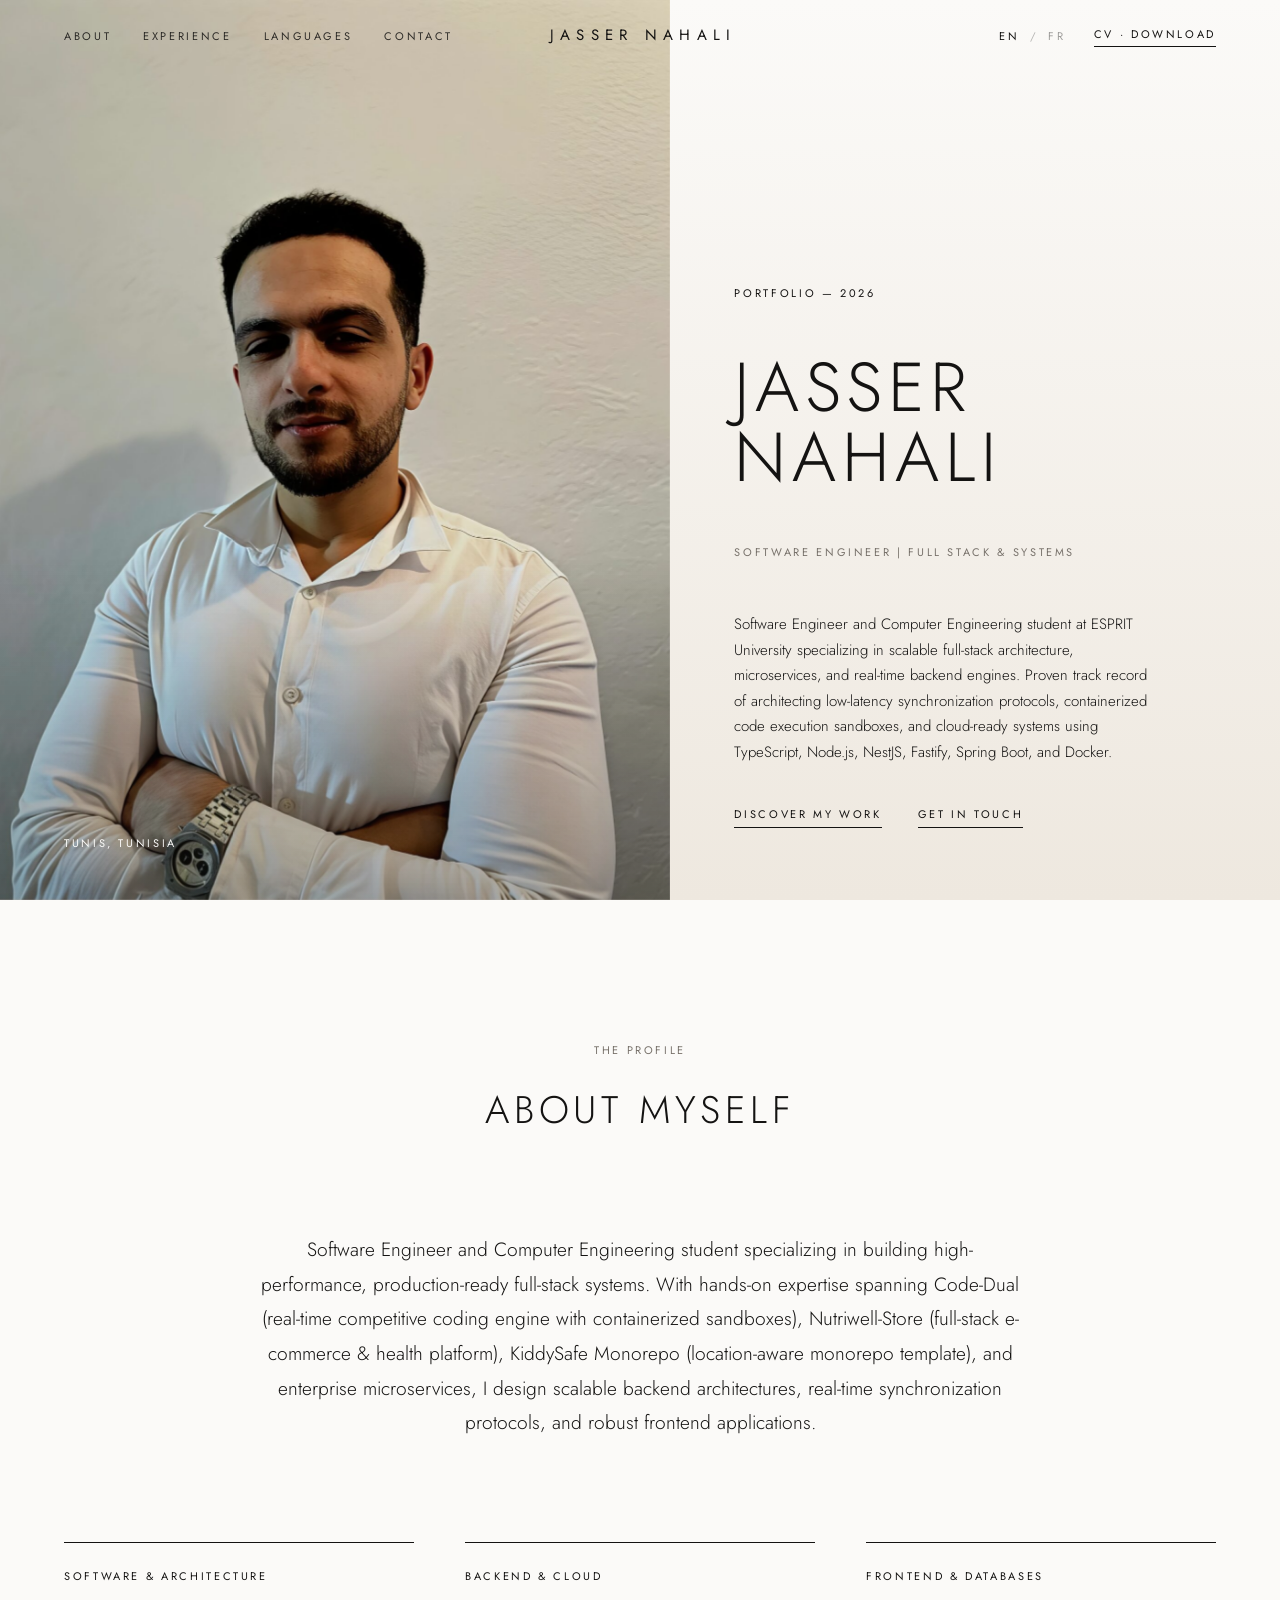
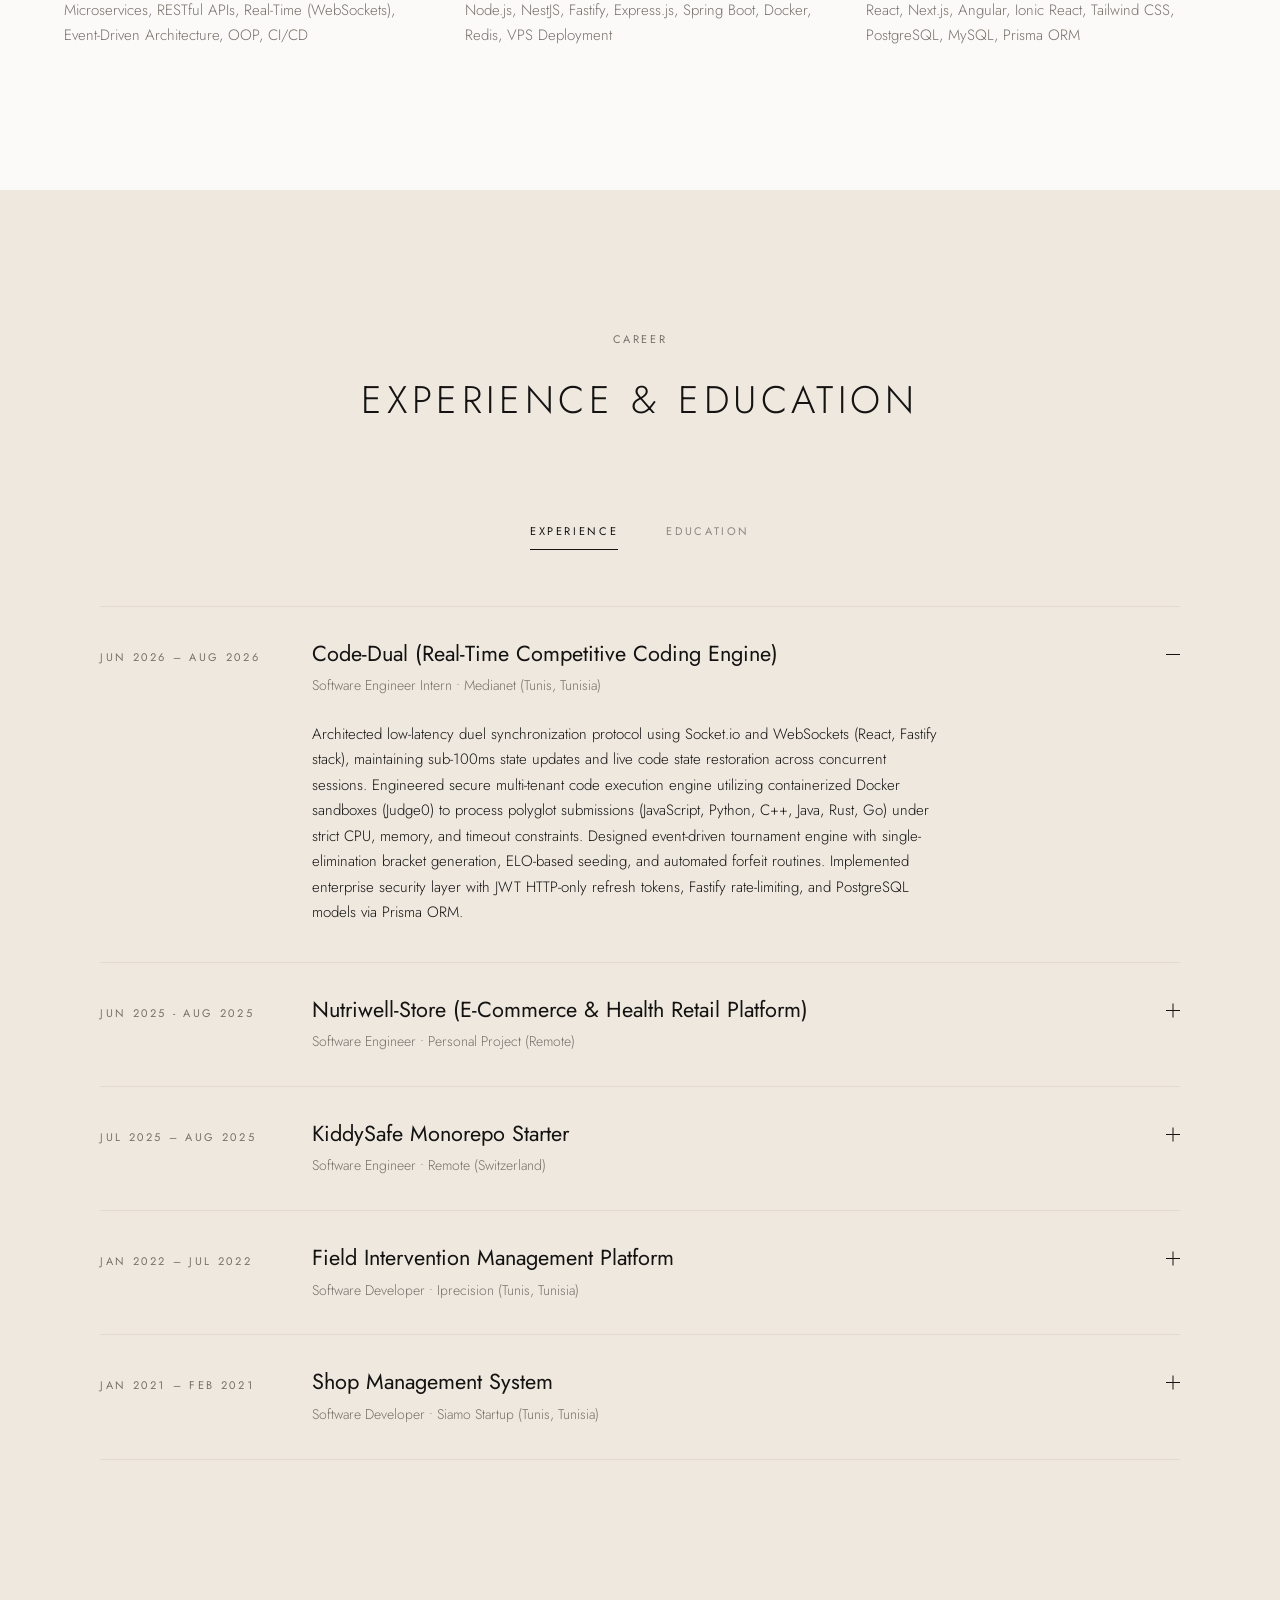
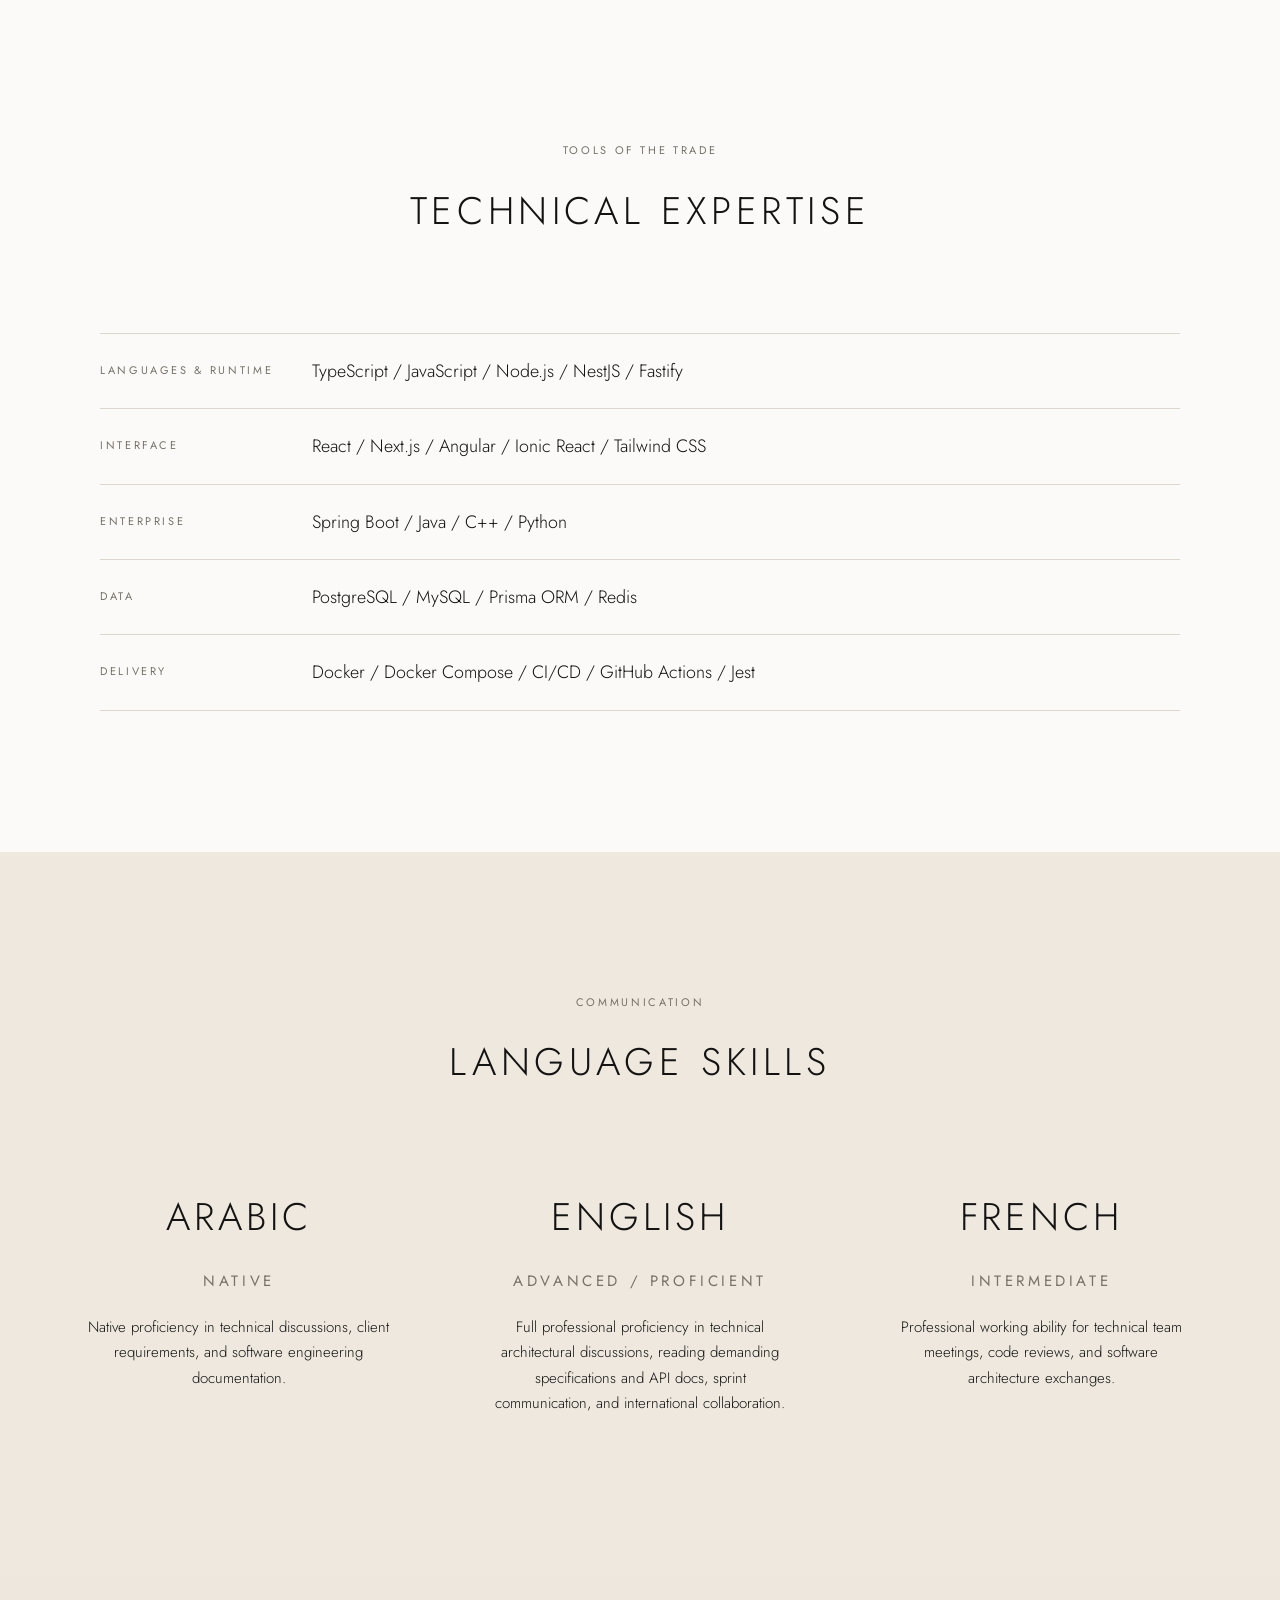
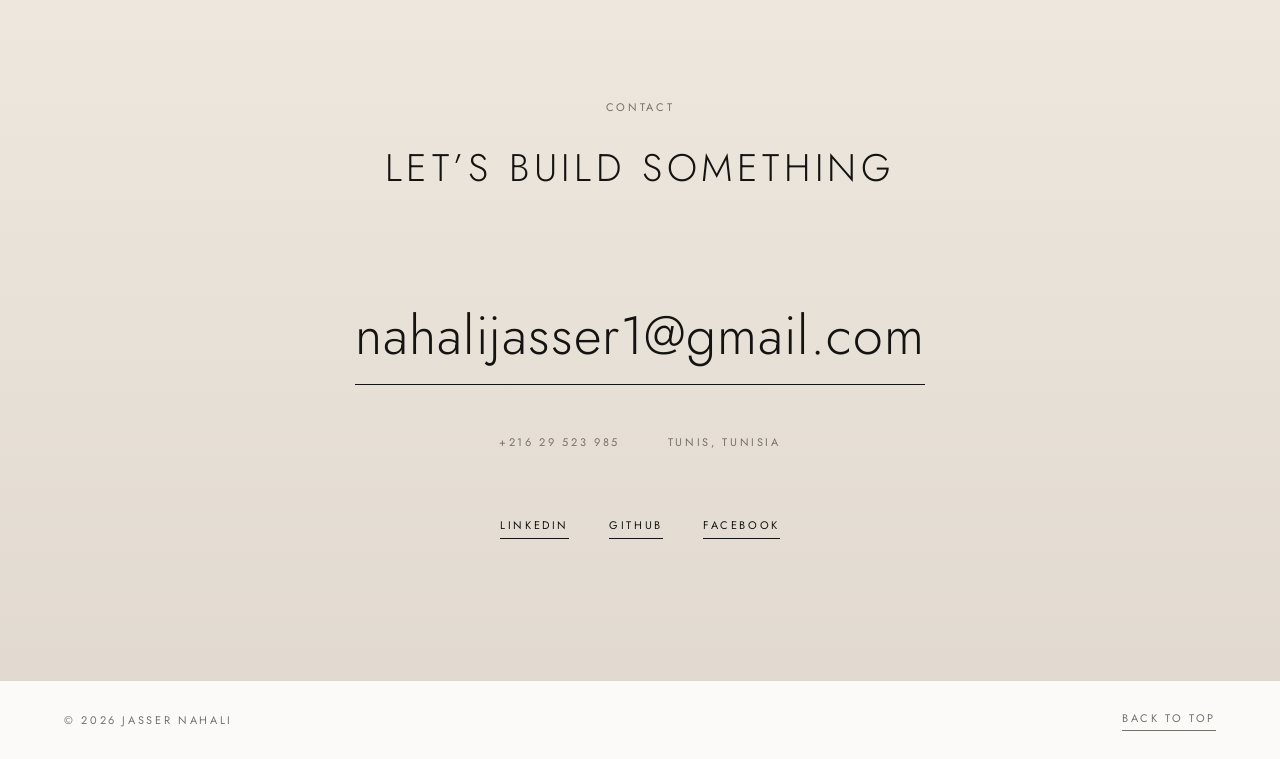
<file: index.html>
<!doctype html>
<html lang="en">

<head>
	<meta charset="utf-8">
	<meta name="viewport" content="width=device-width, initial-scale=1, viewport-fit=cover">
	<title>Jasser Nahali — Software Engineer</title>
	<meta name="description" content="Jasser Nahali, software engineer specialized in full-stack architecture, microservices and real-time backend systems. Based in Tunis.">
	<link rel="icon" href="img/favicon.png" type="image/png">
	<link rel="preconnect" href="https://fonts.googleapis.com">
	<link rel="preconnect" href="https://fonts.gstatic.com" crossorigin>
	<link rel="stylesheet" href="https://fonts.googleapis.com/css2?family=Jost:wght@300;400;500&display=swap">
	<link rel="stylesheet" href="css/main.css">
</head>

<!-- All text, links and images on this page come from content/site.json.
     Edit them from /admin instead of changing this file. -->
<body class="is-loading">

	<header class="site-header" id="top">
		<div class="wrap">
			<button class="menu-toggle label" type="button" aria-expanded="false" aria-controls="site-nav" data-t="nav.menu"></button>

			<nav class="nav label" id="site-nav" aria-label="Main">
				<a href="#about" data-t="nav.about" data-section="about"></a>
				<a href="#experience" data-t="nav.experience" data-section="experience"></a>
				<a href="#languages" data-t="nav.languages" data-section="languages"></a>
				<a href="#contact" data-t="nav.contact" data-section="contact"></a>
			</nav>

			<a class="wordmark" href="#top" data-full-name></a>

			<div class="tools label">
				<div class="lang" role="group" aria-label="Language">
					<button type="button" class="lang-btn" data-lang="en">EN</button>
					<span aria-hidden="true">/</span>
					<button type="button" class="lang-btn" data-lang="fr">FR</button>
				</div>
				<div class="cv">
					<button type="button" class="cv-toggle link-line" aria-expanded="false" aria-haspopup="true">
						CV<span class="cv-label"> &middot; <span data-t="nav.download"></span></span>
					</button>
					<div class="cv-menu" role="menu">
						<a role="menuitem" id="cv-en" download target="_blank" rel="noopener">English edition</a>
						<a role="menuitem" id="cv-fr" download target="_blank" rel="noopener">Édition française</a>
					</div>
				</div>
			</div>
		</div>
	</header>

	<main>

		<section class="hero" id="hero">
			<div class="hero-media">
				<img id="hero-photo" alt="" width="1600" height="1967" fetchpriority="high">
				<p class="hero-caption label" data-t="profile.location"></p>
			</div>
			<div class="hero-text">
				<p class="label" data-t="hero.eyebrow"></p>
				<h1><span data-t="profile.first_name"></span><span data-t="profile.last_name"></span></h1>
				<p class="label hero-title" data-t="hero.title"></p>
				<p class="hero-desc" data-t="hero.description"></p>
				<div class="hero-links label">
					<a class="link-line" href="#experience" data-t="hero.cta_work"></a>
					<a class="link-line" href="#contact" data-t="hero.cta_contact"></a>
				</div>
			</div>
		</section>

		<section class="section" id="about">
			<div class="wrap">
				<div class="section-head">
					<p class="label" data-t="about.eyebrow"></p>
					<h2 data-t="about.title"></h2>
				</div>
				<p class="about-body" data-t="about.body"></p>
				<div class="pillars" id="pillars"></div>
			</div>
		</section>

		<section class="section band" id="experience">
			<div class="wrap">
				<div class="section-head">
					<p class="label" data-t="experience.eyebrow"></p>
					<h2 data-t="experience.title"></h2>
				</div>
				<div class="tabs label" role="tablist">
					<button class="tab" role="tab" id="tab-exp" aria-controls="panel-exp" aria-selected="true" data-t="experience.tab_jobs"></button>
					<button class="tab" role="tab" id="tab-edu" aria-controls="panel-edu" aria-selected="false" data-t="experience.tab_education"></button>
				</div>
				<div class="entries" id="panel-exp" role="tabpanel" aria-labelledby="tab-exp"></div>
				<div class="entries" id="panel-edu" role="tabpanel" aria-labelledby="tab-edu" hidden></div>
			</div>
		</section>

		<section class="section" id="stack">
			<div class="wrap">
				<div class="section-head">
					<p class="label" data-t="stack.eyebrow"></p>
					<h2 data-t="stack.title"></h2>
				</div>
				<ul class="stack" id="stack-list"></ul>
			</div>
		</section>

		<section class="section band" id="languages">
			<div class="wrap">
				<div class="section-head">
					<p class="label" data-t="languages.eyebrow"></p>
					<h2 data-t="languages.title"></h2>
				</div>
				<div class="languages" id="language-list"></div>
			</div>
		</section>

		<section class="section contact" id="contact">
			<div class="wrap">
				<div class="section-head">
					<p class="label" data-t="contact.eyebrow"></p>
					<h2 data-t="contact.title"></h2>
				</div>
				<a class="contact-mail link-line" id="contact-mail"></a>
				<div class="contact-meta label">
					<a id="contact-phone"></a>
					<span data-t="profile.location"></span>
				</div>
				<div class="socials label" id="socials"></div>
			</div>
		</section>

	</main>

	<footer class="site-footer">
		<div class="wrap label">
			<span>&copy; <span id="year"></span> <span data-full-name></span></span>
			<a class="link-line" href="#top" data-t="footer.back_to_top"></a>
		</div>
	</footer>

	<script src="js/render.js"></script>
	<script src="js/main.js"></script>
</body>

</html>
</file>
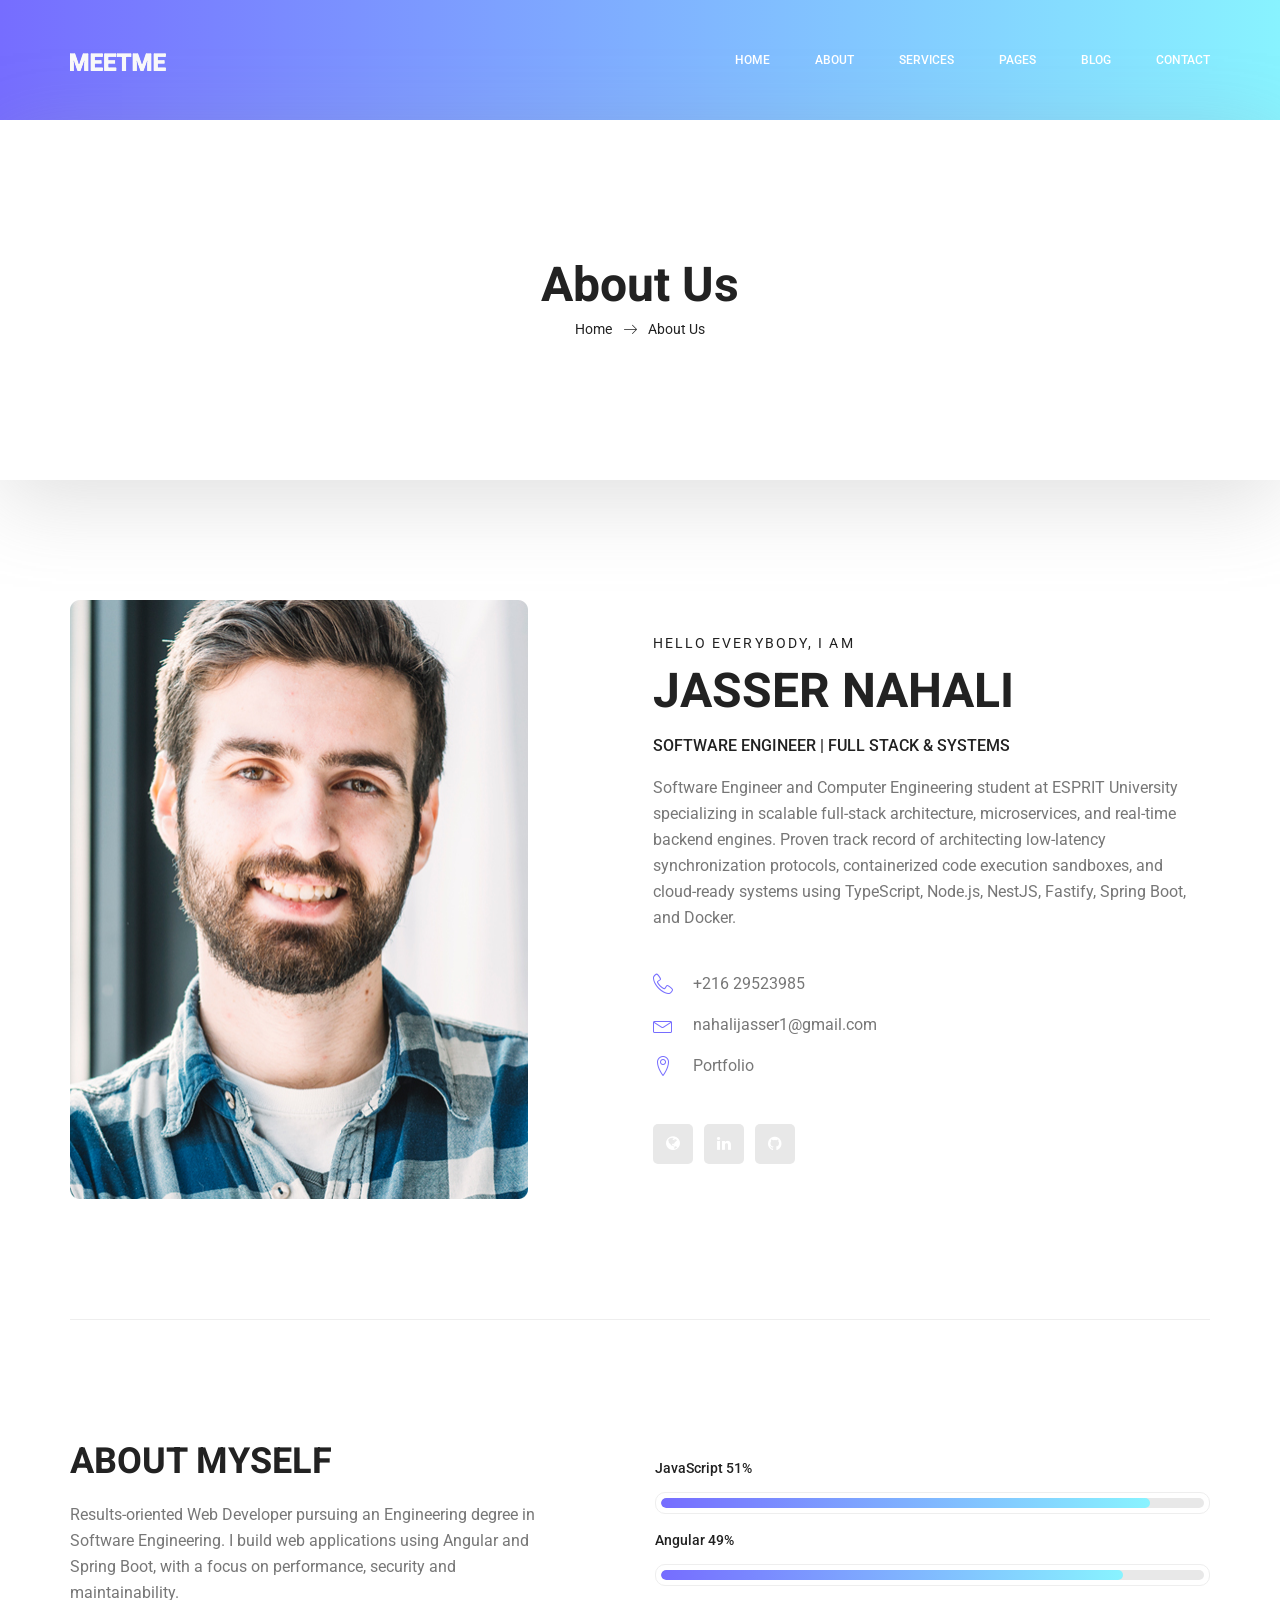
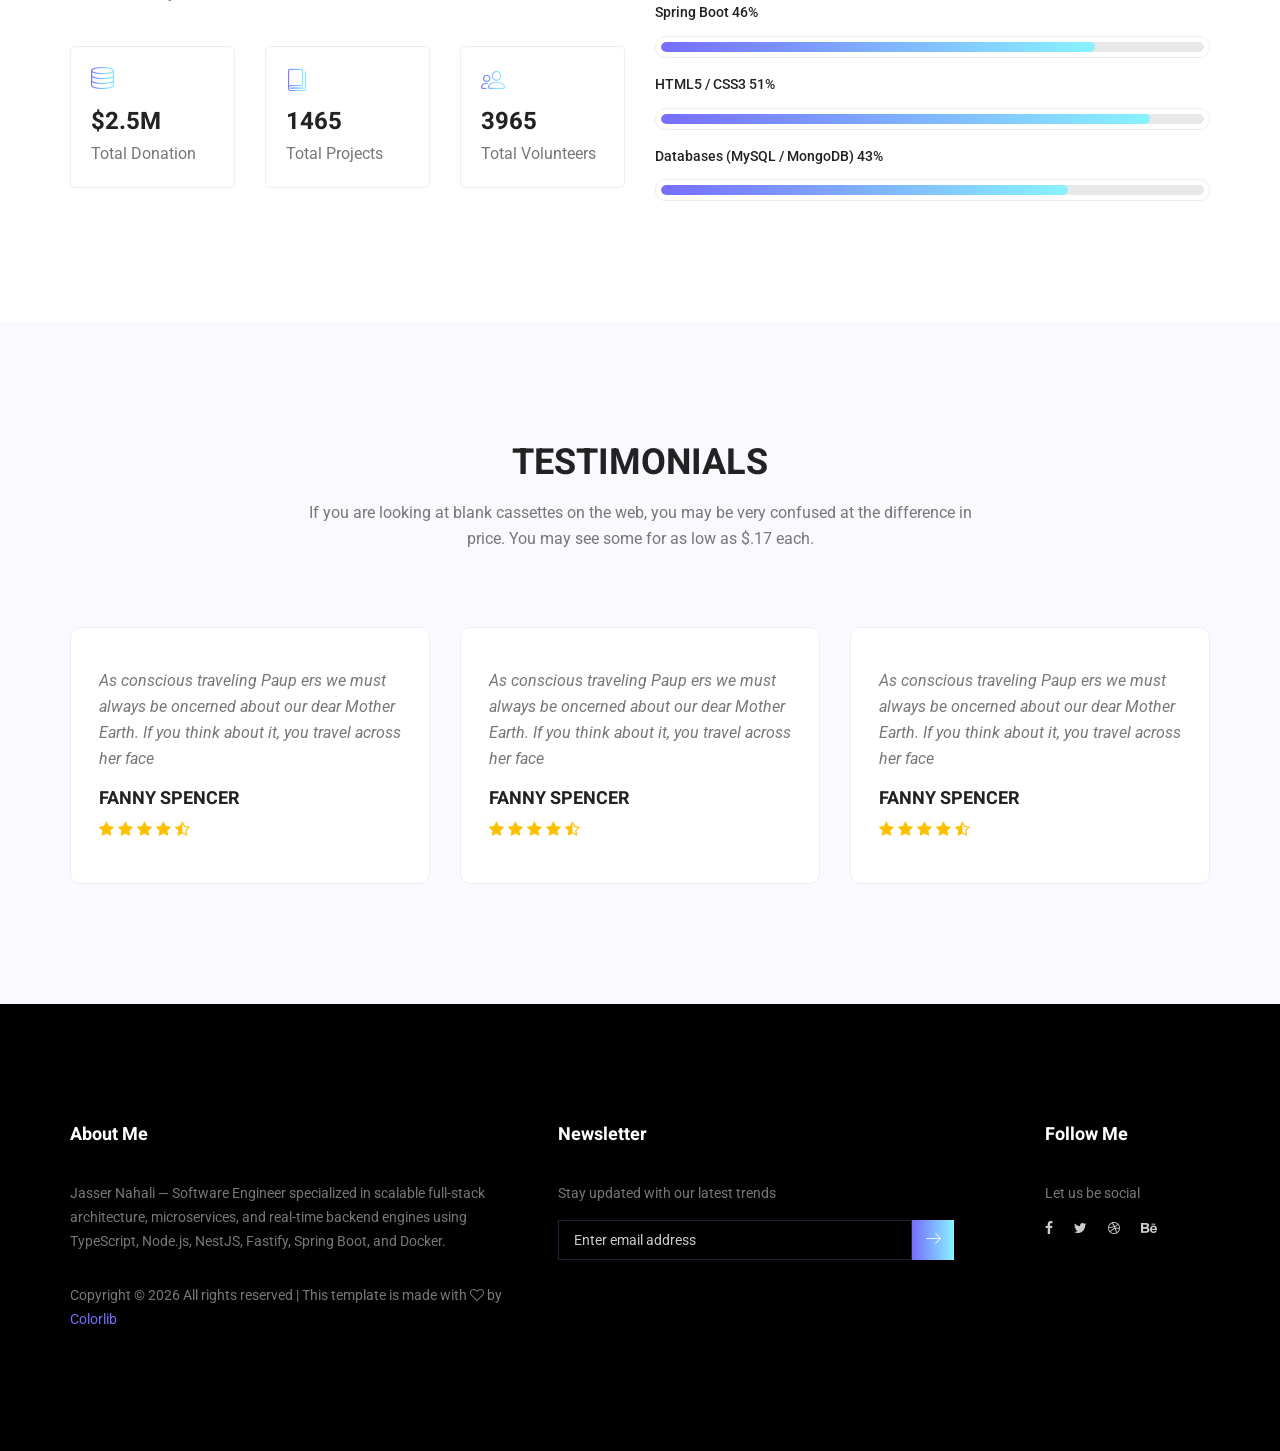
<file: about-us.html>
<!doctype html>
<html lang="en">

<head>
	<!-- Required meta tags -->
	<meta charset="utf-8">
	<meta name="viewport" content="width=device-width, initial-scale=1, shrink-to-fit=no">
	<link rel="icon" href="img/favicon.png" type="image/png">
	<title>MeetMe Personal</title>
	<!-- Bootstrap CSS -->
	<link rel="stylesheet" href="css/bootstrap.css">
	<link rel="stylesheet" href="vendors/linericon/style.css">
	<link rel="stylesheet" href="css/font-awesome.min.css">
	<link rel="stylesheet" href="vendors/owl-carousel/owl.carousel.min.css">
	<link rel="stylesheet" href="vendors/lightbox/simpleLightbox.css">
	<link rel="stylesheet" href="vendors/nice-select/css/nice-select.css">
	<link rel="stylesheet" href="vendors/animate-css/animate.css">
	<link rel="stylesheet" href="vendors/popup/magnific-popup.css">
	<!-- main css -->
	<link rel="stylesheet" href="css/style.css">
	<link rel="stylesheet" href="css/responsive.css">
</head>

<body>

	<!--================Header Menu Area =================-->
	<header class="header_area">
		<div class="main_menu">
			<nav class="navbar navbar-expand-lg navbar-light">
				<div class="container box_1620">
					<!-- Brand and toggle get grouped for better mobile display -->
					<a class="navbar-brand logo_h" href="index.html"><img src="img/logo.png" alt=""></a>
					<button class="navbar-toggler" type="button" data-toggle="collapse"
						data-target="#navbarSupportedContent" aria-controls="navbarSupportedContent"
						aria-expanded="false" aria-label="Toggle navigation">
						<span class="icon-bar"></span>
						<span class="icon-bar"></span>
						<span class="icon-bar"></span>
					</button>
					<!-- Collect the nav links, forms, and other content for toggling -->
					<div class="collapse navbar-collapse offset" id="navbarSupportedContent">
						<ul class="nav navbar-nav menu_nav ml-auto">
							<li class="nav-item active"><a class="nav-link" href="index.html">Home</a></li>
							<li class="nav-item"><a class="nav-link" href="about-us.html">About</a></li>
							<li class="nav-item"><a class="nav-link" href="services.html">Services</a></li>
							<li class="nav-item submenu dropdown">
								<a href="#" class="nav-link dropdown-toggle" data-toggle="dropdown" role="button"
									aria-haspopup="true" aria-expanded="false">Pages</a>
								<ul class="dropdown-menu">
									<li class="nav-item"><a class="nav-link" href="portfolio.html">Portfolio</a></li>
									<li class="nav-item"><a class="nav-link" href="elements.html">Elements</a></li>
								</ul>
							</li>
							<li class="nav-item submenu dropdown">
								<a href="#" class="nav-link dropdown-toggle" data-toggle="dropdown" role="button"
									aria-haspopup="true" aria-expanded="false">Blog</a>
								<ul class="dropdown-menu">
									<li class="nav-item"><a class="nav-link" href="blog.html">Blog</a></li>
									<li class="nav-item"><a class="nav-link" href="single-blog.html">Blog Details</a>
									</li>
								</ul>
							</li>
							<li class="nav-item"><a class="nav-link" href="contact.html">Contact</a></li>
						</ul>
					</div>
				</div>
			</nav>
		</div>
	</header>
	<!--================Header Menu Area =================-->

	<!--================Home Banner Area =================-->
	<section class="banner_area">
		<div class="box_1620">
			<div class="banner_inner d-flex align-items-center">
				<div class="container">
					<div class="banner_content text-center">
						<h2>About Us</h2>
						<div class="page_link">
							<a href="index.html">Home</a>
							<a href="about-us.html">About Us</a>
						</div>
					</div>
				</div>
			</div>
		</div>
	</section>
	<!--================End Home Banner Area =================-->


	<!--================Home Banner Area =================-->
	<section class="profile_area">
		<div class="container">
			<div class="profile_inner p_120">
				<div class="row">
					<div class="col-lg-5">
						<img class="img-fluid" src="img/personal-2.jpg" alt="">
					</div>
					<div class="col-lg-7">
						<div class="personal_text">
							<h6>Hello Everybody, I am</h6>
							<h3>JASSER NAHALI</h3>
							<h4>Software Engineer | Full Stack & Systems</h4>
							<p>Software Engineer and Computer Engineering student at ESPRIT University specializing in scalable full-stack architecture, microservices, and real-time backend engines. Proven track record of architecting low-latency synchronization protocols, containerized code execution sandboxes, and cloud-ready systems using TypeScript, Node.js, NestJS, Fastify, Spring Boot, and Docker.</p>
							<ul class="list basic_info">
								<li><a href="tel:+21629523985"><i class="lnr lnr-phone-handset"></i> +216 29523985</a></li>
								<li><a href="mailto:nahalijasser1@gmail.com"><i class="lnr lnr-envelope"></i>
										nahalijasser1@gmail.com</a></li>
								<li><a href="https://jasser-nahali.netlify.app" target="_blank"><i
											class="lnr lnr-map-marker"></i> Portfolio</a></li>

							</ul>
							<ul class="list personal_social">
								<li><a href="https://jasser-nahali.netlify.app" target="_blank"><i
											class="fa fa-globe"></i></a></li>
								<li><a href="#"><i class="fa fa-linkedin"></i></a></li>
								<li><a href="#"><i class="fa fa-github"></i></a></li>
							</ul>
						</div>
					</div>
				</div>
			</div>
		</div>
	</section>
	<!--================End Home Banner Area =================-->

	<!--================Welcome Area =================-->
	<section class="welcome_area p_120">
		<div class="container">
			<div class="row welcome_inner">
				<div class="col-lg-6">
					<div class="welcome_text">
						<h4>About Myself</h4>
						<p>Results-oriented Web Developer pursuing an Engineering degree in Software Engineering. I
							build web applications using Angular and Spring Boot, with a focus on performance, security
							and maintainability.</p>
						<div class="row">
							<div class="col-md-4">
								<div class="wel_item">
									<i class="lnr lnr-database"></i>
									<h4>$2.5M</h4>
									<p>Total Donation</p>
								</div>
							</div>
							<div class="col-md-4">
								<div class="wel_item">
									<i class="lnr lnr-book"></i>
									<h4>1465</h4>
									<p>Total Projects</p>
								</div>
							</div>
							<div class="col-md-4">
								<div class="wel_item">
									<i class="lnr lnr-users"></i>
									<h4>3965</h4>
									<p>Total Volunteers</p>
								</div>
							</div>
						</div>
					</div>
				</div>
				<div class="col-lg-6">
					<div class="tools_expert">
						<div class="skill_main">
							<div class="skill_item">
								<h4>JavaScript <span class="counter">90</span>%</h4>
								<div class="progress_br">
									<div class="progress">
										<div class="progress-bar" role="progressbar" aria-valuenow="90"
											aria-valuemin="0" aria-valuemax="100"></div>
									</div>
								</div>
							</div>
							<div class="skill_item">
								<h4>Angular <span class="counter">85</span>%</h4>
								<div class="progress_br">
									<div class="progress">
										<div class="progress-bar" role="progressbar" aria-valuenow="85"
											aria-valuemin="0" aria-valuemax="100"></div>
									</div>
								</div>
							</div>
							<div class="skill_item">
								<h4>Spring Boot <span class="counter">80</span>%</h4>
								<div class="progress_br">
									<div class="progress">
										<div class="progress-bar" role="progressbar" aria-valuenow="80"
											aria-valuemin="0" aria-valuemax="100"></div>
									</div>
								</div>
							</div>
							<div class="skill_item">
								<h4>HTML5 / CSS3 <span class="counter">90</span>%</h4>
								<div class="progress_br">
									<div class="progress">
										<div class="progress-bar" role="progressbar" aria-valuenow="90"
											aria-valuemin="0" aria-valuemax="100"></div>
									</div>
								</div>
							</div>
							<div class="skill_item">
								<h4>Databases (MySQL / MongoDB) <span class="counter">75</span>%</h4>
								<div class="progress_br">
									<div class="progress">
										<div class="progress-bar" role="progressbar" aria-valuenow="75"
											aria-valuemin="0" aria-valuemax="100"></div>
									</div>
								</div>
							</div>
						</div>
					</div>
				</div>
			</div>
		</div>
	</section>
	<!--================End Welcome Area =================-->

	<!--================Testimonials Area =================-->
	<section class="testimonials_area p_120">
		<div class="container">
			<div class="main_title">
				<h2>Testimonials</h2>
				<p>If you are looking at blank cassettes on the web, you may be very confused at the difference in
					price. You may see some for as low as $.17 each.</p>
			</div>
			<div class="testi_inner">
				<div class="testi_slider owl-carousel">
					<div class="item">
						<div class="testi_item">
							<p>As conscious traveling Paup ers we must always be oncerned about our dear Mother Earth.
								If you think about it, you travel across her face</p>
							<h4>Fanny Spencer</h4>
							<a href="#"><i class="fa fa-star"></i></a>
							<a href="#"><i class="fa fa-star"></i></a>
							<a href="#"><i class="fa fa-star"></i></a>
							<a href="#"><i class="fa fa-star"></i></a>
							<a href="#"><i class="fa fa-star-half-o"></i></a>
						</div>
					</div>
					<div class="item">
						<div class="testi_item">
							<p>As conscious traveling Paup ers we must always be oncerned about our dear Mother Earth.
								If you think about it, you travel across her face</p>
							<h4>Fanny Spencer</h4>
							<a href="#"><i class="fa fa-star"></i></a>
							<a href="#"><i class="fa fa-star"></i></a>
							<a href="#"><i class="fa fa-star"></i></a>
							<a href="#"><i class="fa fa-star"></i></a>
							<a href="#"><i class="fa fa-star-half-o"></i></a>
						</div>
					</div>
					<div class="item">
						<div class="testi_item">
							<p>As conscious traveling Paup ers we must always be oncerned about our dear Mother Earth.
								If you think about it, you travel across her face</p>
							<h4>Fanny Spencer</h4>
							<a href="#"><i class="fa fa-star"></i></a>
							<a href="#"><i class="fa fa-star"></i></a>
							<a href="#"><i class="fa fa-star"></i></a>
							<a href="#"><i class="fa fa-star"></i></a>
							<a href="#"><i class="fa fa-star-half-o"></i></a>
						</div>
					</div>
				</div>
			</div>
		</div>
	</section>
	<!--================End Testimonials Area =================-->

	<!--================Footer Area =================-->
	<footer class="footer_area p_120">
		<div class="container">
			<div class="row footer_inner">
				<div class="col-lg-5 col-sm-6">
					<aside class="f_widget ab_widget">
						<div class="f_title">
							<h3>About Me</h3>
						</div>
						<p>Jasser Nahali — Software Engineer specialized in scalable full-stack architecture, microservices, and real-time backend engines using TypeScript, Node.js, NestJS, Fastify, Spring Boot, and Docker.</p>
						<p><!-- Link back to Colorlib can't be removed. Template is licensed under CC BY 3.0. -->
							Copyright &copy;
							<script>document.write(new Date().getFullYear());</script> All rights reserved | This
							template is made with <i class="fa fa-heart-o" aria-hidden="true"></i> by <a
								href="https://colorlib.com" target="_blank">Colorlib</a>
							<!-- Link back to Colorlib can't be removed. Template is licensed under CC BY 3.0. -->
						</p>
					</aside>
				</div>
				<div class="col-lg-5 col-sm-6">
					<aside class="f_widget news_widget">
						<div class="f_title">
							<h3>Newsletter</h3>
						</div>
						<p>Stay updated with our latest trends</p>
						<div id="mc_embed_signup">
							<form target="_blank"
								action="https://spondonit.us12.list-manage.com/subscribe/post?u=1462626880ade1ac87bd9c93a&amp;id=92a4423d01"
								method="get" class="subscribe_form relative">
								<div class="input-group d-flex flex-row">
									<input name="EMAIL" placeholder="Enter email address"
										onfocus="this.placeholder = ''" onblur="this.placeholder = 'Email Address '"
										required="" type="email">
									<button class="btn sub-btn"><span class="lnr lnr-arrow-right"></span></button>
								</div>
								<div class="mt-10 info"></div>
							</form>
						</div>
					</aside>
				</div>
				<div class="col-lg-2">
					<aside class="f_widget social_widget">
						<div class="f_title">
							<h3>Follow Me</h3>
						</div>
						<p>Let us be social</p>
						<ul class="list">
							<li><a href="#"><i class="fa fa-facebook"></i></a></li>
							<li><a href="#"><i class="fa fa-twitter"></i></a></li>
							<li><a href="#"><i class="fa fa-dribbble"></i></a></li>
							<li><a href="#"><i class="fa fa-behance"></i></a></li>
						</ul>
					</aside>
				</div>
			</div>
		</div>
	</footer>
	<!--================End Footer Area =================-->




	<!-- Optional JavaScript -->
	<!-- jQuery first, then Popper.js, then Bootstrap JS -->
	<script src="js/jquery-3.3.1.min.js"></script>
	<script src="js/popper.js"></script>
	<script src="js/bootstrap.min.js"></script>
	<script src="js/stellar.js"></script>
	<script src="vendors/lightbox/simpleLightbox.min.js"></script>
	<script src="vendors/nice-select/js/jquery.nice-select.min.js"></script>
	<script src="vendors/isotope/imagesloaded.pkgd.min.js"></script>
	<script src="vendors/isotope/isotope.pkgd.min.js"></script>
	<script src="vendors/owl-carousel/owl.carousel.min.js"></script>
	<script src="vendors/popup/jquery.magnific-popup.min.js"></script>
	<script src="js/jquery.ajaxchimp.min.js"></script>
	<script src="vendors/counter-up/jquery.waypoints.min.js"></script>
	<script src="vendors/counter-up/jquery.counterup.min.js"></script>
	<script src="js/mail-script.js"></script>
	<script src="js/theme.js"></script>
</body>

</html>
</file>
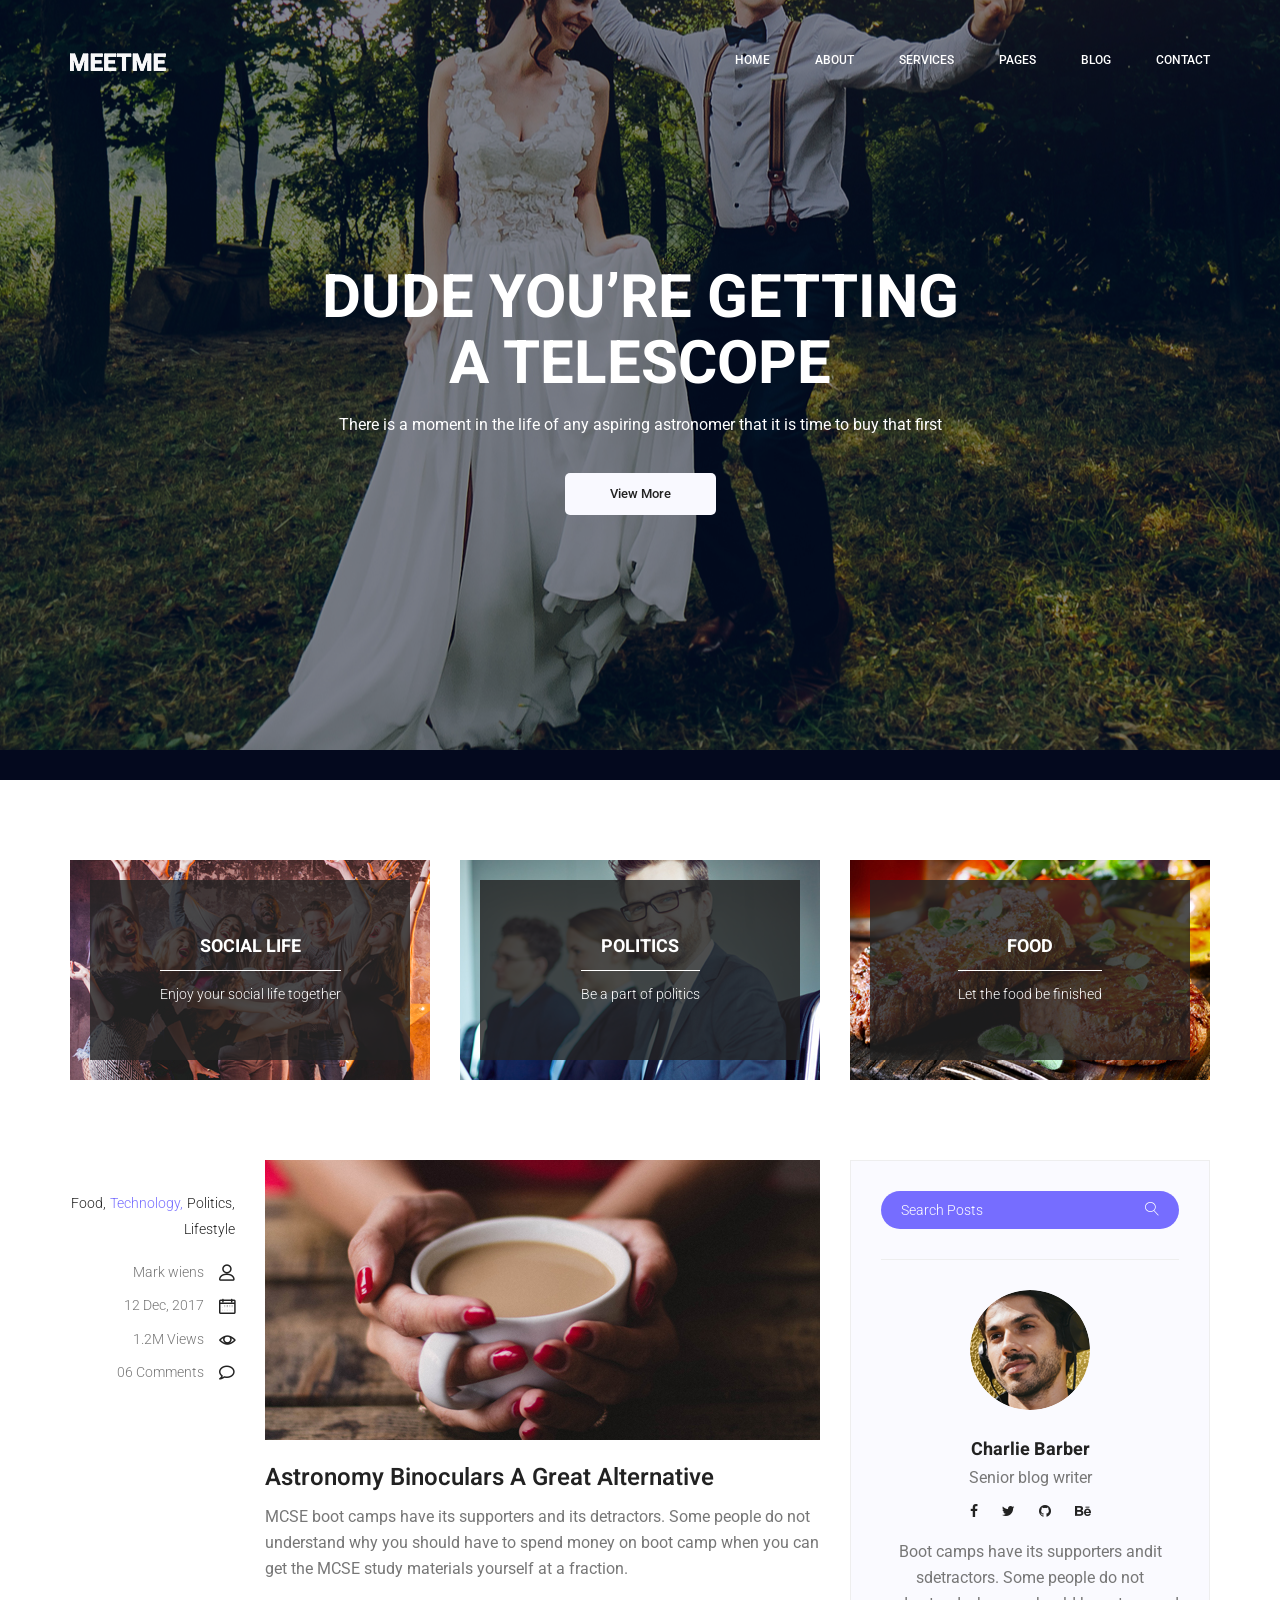
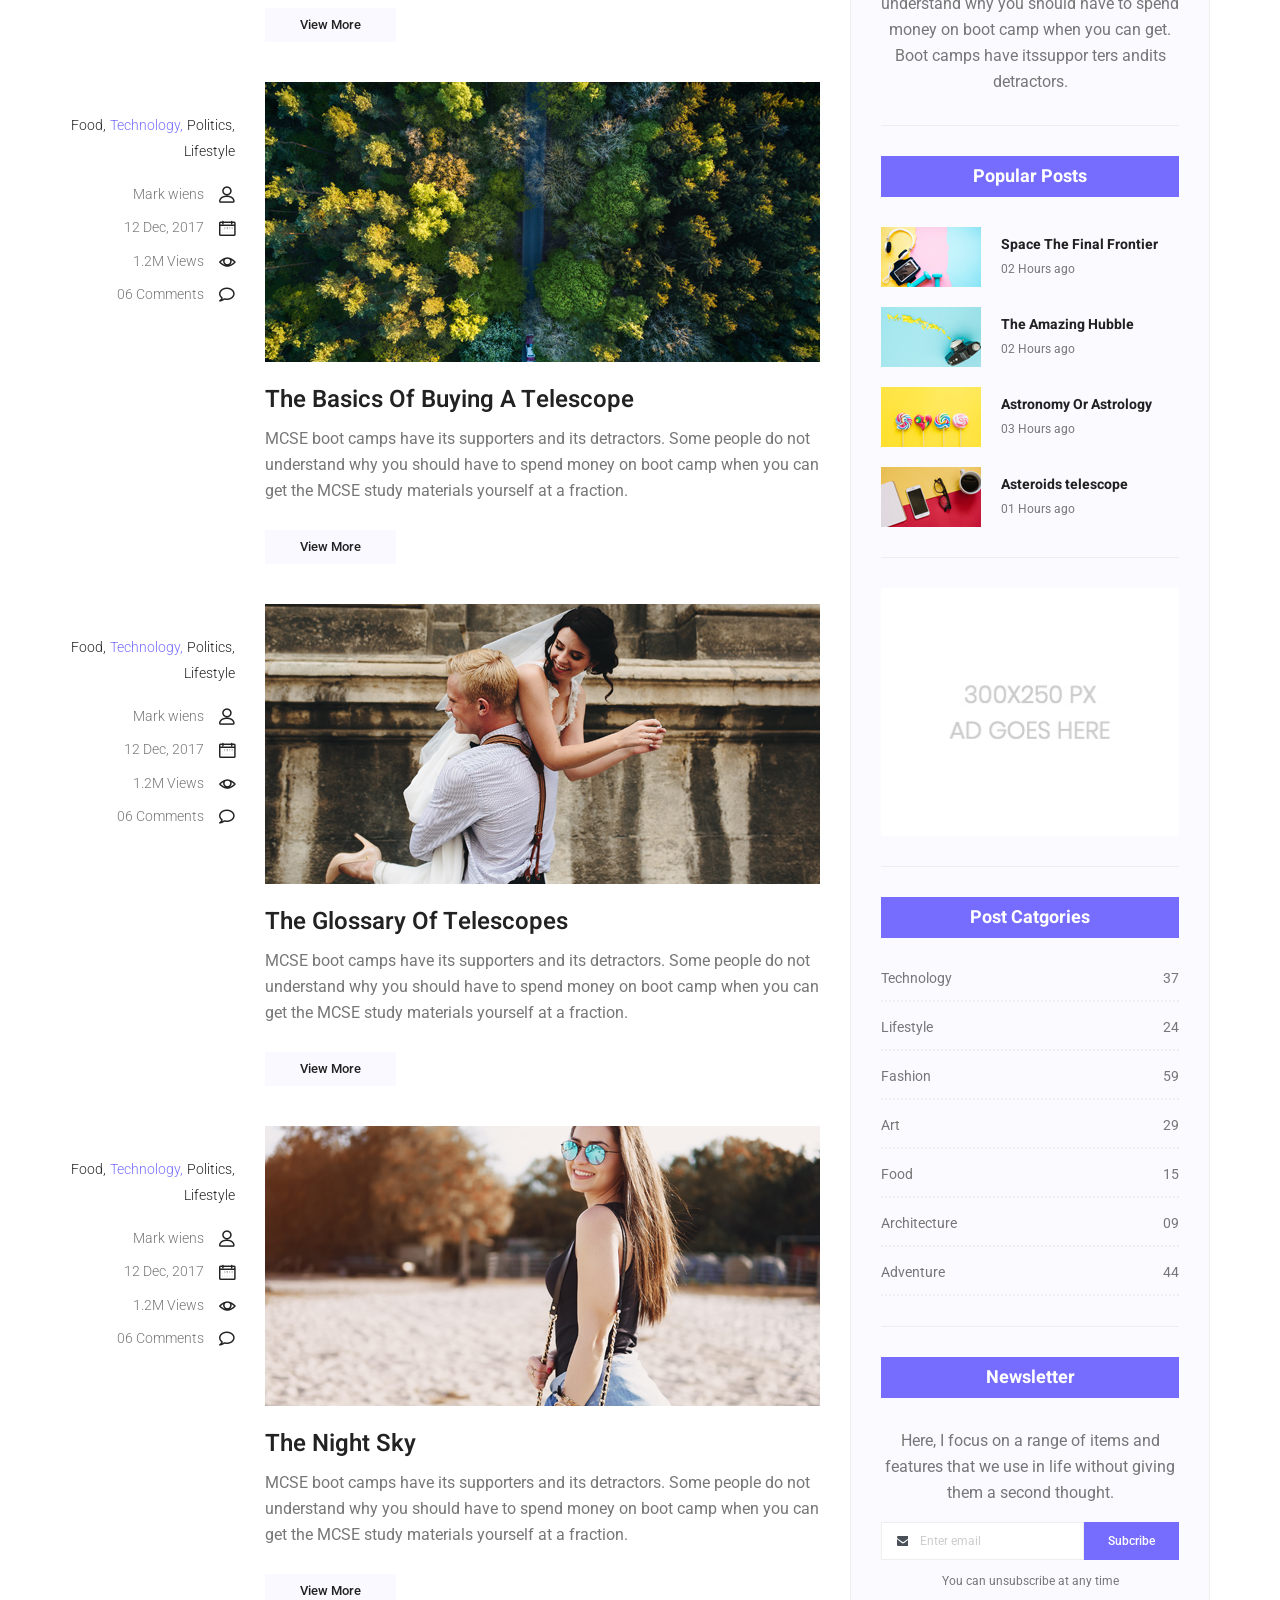
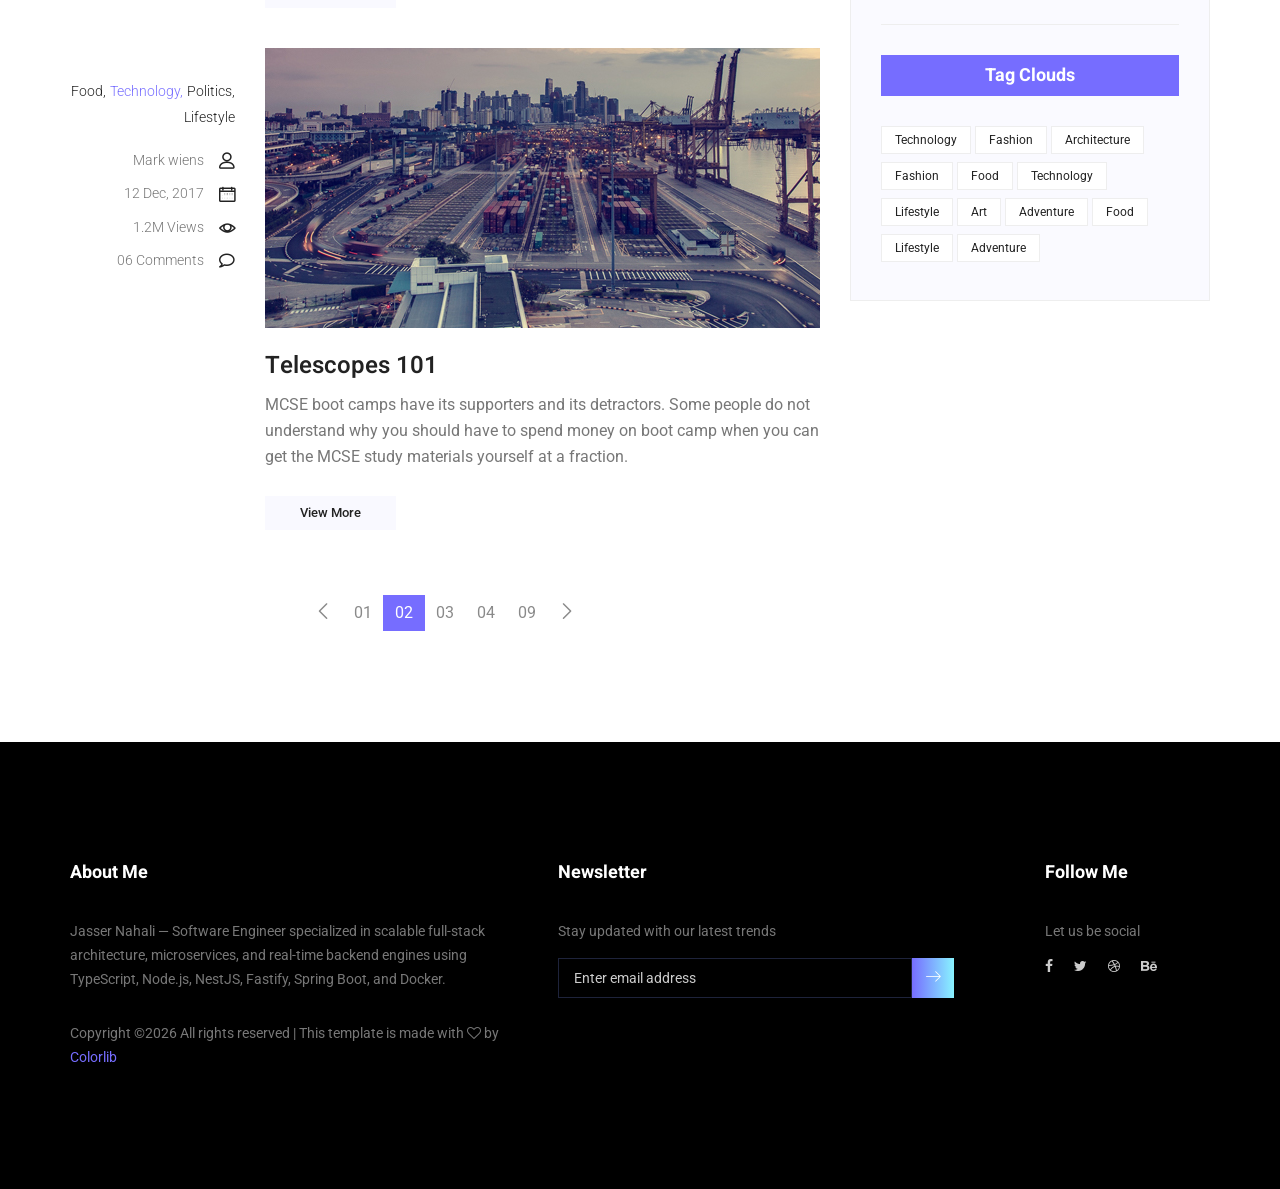
<file: blog.html>
<!doctype html>
<html lang="en">
    <head>
        <!-- Required meta tags -->
        <meta charset="utf-8">
        <meta name="viewport" content="width=device-width, initial-scale=1, shrink-to-fit=no">
        <link rel="icon" href="img/favicon.png" type="image/png">
        <title>MeetMe Personal</title>
        <!-- Bootstrap CSS -->
        <link rel="stylesheet" href="css/bootstrap.css">
        <link rel="stylesheet" href="vendors/linericon/style.css">
        <link rel="stylesheet" href="css/font-awesome.min.css">
        <link rel="stylesheet" href="vendors/owl-carousel/owl.carousel.min.css">
        <link rel="stylesheet" href="vendors/lightbox/simpleLightbox.css">
        <link rel="stylesheet" href="vendors/nice-select/css/nice-select.css">
        <link rel="stylesheet" href="vendors/animate-css/animate.css">
        <link rel="stylesheet" href="vendors/popup/magnific-popup.css">
        <!-- main css -->
        <link rel="stylesheet" href="css/style.css">
        <link rel="stylesheet" href="css/responsive.css">
    </head>
    <body>
        
        <!--================Header Menu Area =================-->
        <header class="header_area">
            <div class="main_menu">
            	<nav class="navbar navbar-expand-lg navbar-light">
					<div class="container box_1620">
						<!-- Brand and toggle get grouped for better mobile display -->
						<a class="navbar-brand logo_h" href="index.html"><img src="img/logo.png" alt=""></a>
						<button class="navbar-toggler" type="button" data-toggle="collapse" data-target="#navbarSupportedContent" aria-controls="navbarSupportedContent" aria-expanded="false" aria-label="Toggle navigation">
							<span class="icon-bar"></span>
							<span class="icon-bar"></span>
							<span class="icon-bar"></span>
						</button>
						<!-- Collect the nav links, forms, and other content for toggling -->
						<div class="collapse navbar-collapse offset" id="navbarSupportedContent">
							<ul class="nav navbar-nav menu_nav ml-auto">
								<li class="nav-item active"><a class="nav-link" href="index.html">Home</a></li> 
								<li class="nav-item"><a class="nav-link" href="about-us.html">About</a></li> 
								<li class="nav-item"><a class="nav-link" href="services.html">Services</a></li> 
								<li class="nav-item submenu dropdown">
									<a href="#" class="nav-link dropdown-toggle" data-toggle="dropdown" role="button" aria-haspopup="true" aria-expanded="false">Pages</a>
									<ul class="dropdown-menu">
										<li class="nav-item"><a class="nav-link" href="portfolio.html">Portfolio</a></li>
										<li class="nav-item"><a class="nav-link" href="elements.html">Elements</a></li>
									</ul>
								</li> 
								<li class="nav-item submenu dropdown">
									<a href="#" class="nav-link dropdown-toggle" data-toggle="dropdown" role="button" aria-haspopup="true" aria-expanded="false">Blog</a>
									<ul class="dropdown-menu">
										<li class="nav-item"><a class="nav-link" href="blog.html">Blog</a></li>
										<li class="nav-item"><a class="nav-link" href="single-blog.html">Blog Details</a></li>
									</ul>
								</li> 
								<li class="nav-item"><a class="nav-link" href="contact.html">Contact</a></li>
							</ul>
						</div> 
					</div>
            	</nav>
            </div>
        </header>
        <!--================Header Menu Area =================-->
        
        <!--================Home Banner Area =================-->
        <section class="home_banner_area blog_banner">
            <div class="banner_inner d-flex align-items-center">
            	<div class="overlay bg-parallax" data-stellar-ratio="0.9" data-stellar-vertical-offset="0" data-background=""></div>
				<div class="container">
					<div class="blog_b_text text-center">
						<h2>Dude You’re Getting <br /> a Telescope</h2>
						<p>There is a moment in the life of any aspiring astronomer that it is time to buy that first</p>
						<a class="white_bg_btn" href="#">View More</a>
					</div>
				</div>
            </div>
        </section>
        <!--================End Home Banner Area =================-->
        
        <!--================Blog Categorie Area =================-->
        <section class="blog_categorie_area">
            <div class="container">
                <div class="row">
                    <div class="col-lg-4">
                        <div class="categories_post">
                            <img src="img/blog/cat-post/cat-post-3.jpg" alt="post">
                            <div class="categories_details">
                                <div class="categories_text">
                                    <a href="blog-details.html"><h5>Social Life</h5></a>
                                    <div class="border_line"></div>
                                    <p>Enjoy your social life together</p>
                                </div>
                            </div>
                        </div>
                    </div>
                    <div class="col-lg-4">
                        <div class="categories_post">
                            <img src="img/blog/cat-post/cat-post-2.jpg" alt="post">
                            <div class="categories_details">
                                <div class="categories_text">
                                    <a href="blog-details.html"><h5>Politics</h5></a>
                                    <div class="border_line"></div>
                                    <p>Be a part of politics</p>
                                </div>
                            </div>
                        </div>
                    </div>
                    <div class="col-lg-4">
                        <div class="categories_post">
                            <img src="img/blog/cat-post/cat-post-1.jpg" alt="post">
                            <div class="categories_details">
                                <div class="categories_text">
                                    <a href="blog-details.html"><h5>Food</h5></a>
                                    <div class="border_line"></div>
                                    <p>Let the food be finished</p>
                                </div>
                            </div>
                        </div>
                    </div>
                </div>
            </div>
        </section>
        <!--================Blog Categorie Area =================-->
        
        <!--================Blog Area =================-->
        <section class="blog_area">
            <div class="container">
                <div class="row">
                    <div class="col-lg-8">
                        <div class="blog_left_sidebar">
                            <article class="row blog_item">
                               <div class="col-md-3">
                                   <div class="blog_info text-right">
                                        <div class="post_tag">
                                            <a href="#">Food,</a>
                                            <a class="active" href="#">Technology,</a>
                                            <a href="#">Politics,</a>
                                            <a href="#">Lifestyle</a>
                                        </div>
                                        <ul class="blog_meta list">
                                            <li><a href="#">Mark wiens<i class="lnr lnr-user"></i></a></li>
                                            <li><a href="#">12 Dec, 2017<i class="lnr lnr-calendar-full"></i></a></li>
                                            <li><a href="#">1.2M Views<i class="lnr lnr-eye"></i></a></li>
                                            <li><a href="#">06 Comments<i class="lnr lnr-bubble"></i></a></li>
                                        </ul>
                                    </div>
                               </div>
                                <div class="col-md-9">
                                    <div class="blog_post">
                                        <img src="img/blog/main-blog/m-blog-1.jpg" alt="">
                                        <div class="blog_details">
                                            <a href="single-blog.html"><h2>Astronomy Binoculars A Great Alternative</h2></a>
                                            <p>MCSE boot camps have its supporters and its detractors. Some people do not understand why you should have to spend money on boot camp when you can get the MCSE study materials yourself at a fraction.</p>
                                            <a href="single-blog.html" class="white_bg_btn">View More</a>
                                        </div>
                                    </div>
                                </div>
                            </article>
                            <article class="row blog_item">
                               <div class="col-md-3">
                                   <div class="blog_info text-right">
                                        <div class="post_tag">
                                            <a href="#">Food,</a>
                                            <a class="active" href="#">Technology,</a>
                                            <a href="#">Politics,</a>
                                            <a href="#">Lifestyle</a>
                                        </div>
                                        <ul class="blog_meta list">
                                            <li><a href="#">Mark wiens<i class="lnr lnr-user"></i></a></li>
                                            <li><a href="#">12 Dec, 2017<i class="lnr lnr-calendar-full"></i></a></li>
                                            <li><a href="#">1.2M Views<i class="lnr lnr-eye"></i></a></li>
                                            <li><a href="#">06 Comments<i class="lnr lnr-bubble"></i></a></li>
                                        </ul>
                                    </div>
                               </div>
                                <div class="col-md-9">
                                    <div class="blog_post">
                                        <img src="img/blog/main-blog/m-blog-2.jpg" alt="">
                                        <div class="blog_details">
                                            <a href="single-blog.html"><h2>The Basics Of Buying A Telescope</h2></a>
                                            <p>MCSE boot camps have its supporters and its detractors. Some people do not understand why you should have to spend money on boot camp when you can get the MCSE study materials yourself at a fraction.</p>
                                            <a href="single-blog.html" class="white_bg_btn">View More</a>
                                        </div>
                                    </div>
                                </div>
                            </article>
                            <article class="row blog_item">
                               <div class="col-md-3">
                                   <div class="blog_info text-right">
                                        <div class="post_tag">
                                            <a href="#">Food,</a>
                                            <a class="active" href="#">Technology,</a>
                                            <a href="#">Politics,</a>
                                            <a href="#">Lifestyle</a>
                                        </div>
                                        <ul class="blog_meta list">
                                            <li><a href="#">Mark wiens<i class="lnr lnr-user"></i></a></li>
                                            <li><a href="#">12 Dec, 2017<i class="lnr lnr-calendar-full"></i></a></li>
                                            <li><a href="#">1.2M Views<i class="lnr lnr-eye"></i></a></li>
                                            <li><a href="#">06 Comments<i class="lnr lnr-bubble"></i></a></li>
                                        </ul>
                                    </div>
                               </div>
                                <div class="col-md-9">
                                    <div class="blog_post">
                                        <img src="img/blog/main-blog/m-blog-3.jpg" alt="">
                                        <div class="blog_details">
                                            <a href="single-blog.html"><h2>The Glossary Of Telescopes</h2></a>
                                            <p>MCSE boot camps have its supporters and its detractors. Some people do not understand why you should have to spend money on boot camp when you can get the MCSE study materials yourself at a fraction.</p>
                                            <a href="single-blog.html" class="white_bg_btn">View More</a>
                                        </div>
                                    </div>
                                </div>
                            </article>
                            <article class="row blog_item">
                               <div class="col-md-3">
                                   <div class="blog_info text-right">
                                        <div class="post_tag">
                                            <a href="#">Food,</a>
                                            <a class="active" href="#">Technology,</a>
                                            <a href="#">Politics,</a>
                                            <a href="#">Lifestyle</a>
                                        </div>
                                        <ul class="blog_meta list">
                                            <li><a href="#">Mark wiens<i class="lnr lnr-user"></i></a></li>
                                            <li><a href="#">12 Dec, 2017<i class="lnr lnr-calendar-full"></i></a></li>
                                            <li><a href="#">1.2M Views<i class="lnr lnr-eye"></i></a></li>
                                            <li><a href="#">06 Comments<i class="lnr lnr-bubble"></i></a></li>
                                        </ul>
                                    </div>
                               </div>
                                <div class="col-md-9">
                                    <div class="blog_post">
                                        <img src="img/blog/main-blog/m-blog-4.jpg" alt="">
                                        <div class="blog_details">
                                            <a href="single-blog.html"><h2>The Night Sky</h2></a>
                                            <p>MCSE boot camps have its supporters and its detractors. Some people do not understand why you should have to spend money on boot camp when you can get the MCSE study materials yourself at a fraction.</p>
                                            <a href="single-blog.html" class="white_bg_btn">View More</a>
                                        </div>
                                    </div>
                                </div>
                            </article>
                            <article class="row blog_item">
                               <div class="col-md-3">
                                   <div class="blog_info text-right">
                                        <div class="post_tag">
                                            <a href="#">Food,</a>
                                            <a class="active" href="#">Technology,</a>
                                            <a href="#">Politics,</a>
                                            <a href="#">Lifestyle</a>
                                        </div>
                                        <ul class="blog_meta list">
                                            <li><a href="#">Mark wiens<i class="lnr lnr-user"></i></a></li>
                                            <li><a href="#">12 Dec, 2017<i class="lnr lnr-calendar-full"></i></a></li>
                                            <li><a href="#">1.2M Views<i class="lnr lnr-eye"></i></a></li>
                                            <li><a href="#">06 Comments<i class="lnr lnr-bubble"></i></a></li>
                                        </ul>
                                    </div>
                               </div>
                                <div class="col-md-9">
                                    <div class="blog_post">
                                        <img src="img/blog/main-blog/m-blog-5.jpg" alt="">
                                        <div class="blog_details">
                                            <a href="single-blog.html"><h2>Telescopes 101</h2></a>
                                            <p>MCSE boot camps have its supporters and its detractors. Some people do not understand why you should have to spend money on boot camp when you can get the MCSE study materials yourself at a fraction.</p>
                                            <a href="single-blog.html" class="white_bg_btn">View More</a>
                                        </div>
                                    </div>
                                </div>
                            </article>
                            <nav class="blog-pagination justify-content-center d-flex">
		                        <ul class="pagination">
		                            <li class="page-item">
		                                <a href="#" class="page-link" aria-label="Previous">
		                                    <span aria-hidden="true">
		                                        <span class="lnr lnr-chevron-left"></span>
		                                    </span>
		                                </a>
		                            </li>
		                            <li class="page-item"><a href="#" class="page-link">01</a></li>
		                            <li class="page-item active"><a href="#" class="page-link">02</a></li>
		                            <li class="page-item"><a href="#" class="page-link">03</a></li>
		                            <li class="page-item"><a href="#" class="page-link">04</a></li>
		                            <li class="page-item"><a href="#" class="page-link">09</a></li>
		                            <li class="page-item">
		                                <a href="#" class="page-link" aria-label="Next">
		                                    <span aria-hidden="true">
		                                        <span class="lnr lnr-chevron-right"></span>
		                                    </span>
		                                </a>
		                            </li>
		                        </ul>
		                    </nav>
                        </div>
                    </div>
                    <div class="col-lg-4">
                        <div class="blog_right_sidebar">
                            <aside class="single_sidebar_widget search_widget">
                                <div class="input-group">
                                    <input type="text" class="form-control" placeholder="Search Posts">
                                    <span class="input-group-btn">
                                        <button class="btn btn-default" type="button"><i class="lnr lnr-magnifier"></i></button>
                                    </span>
                                </div><!-- /input-group -->
                                <div class="br"></div>
                            </aside>
                            <aside class="single_sidebar_widget author_widget">
                                <img class="author_img rounded-circle" src="img/blog/author.png" alt="">
                                <h4>Charlie Barber</h4>
                                <p>Senior blog writer</p>
                                <div class="social_icon">
                                    <a href="#"><i class="fa fa-facebook"></i></a>
                                    <a href="#"><i class="fa fa-twitter"></i></a>
                                    <a href="#"><i class="fa fa-github"></i></a>
                                    <a href="#"><i class="fa fa-behance"></i></a>
                                </div>
                                <p>Boot camps have its supporters andit sdetractors. Some people do not understand why you should have to spend money on boot camp when you can get. Boot camps have itssuppor ters andits detractors.</p>
                                <div class="br"></div>
                            </aside>
                            <aside class="single_sidebar_widget popular_post_widget">
                                <h3 class="widget_title">Popular Posts</h3>
                                <div class="media post_item">
                                    <img src="img/blog/popular-post/post1.jpg" alt="post">
                                    <div class="media-body">
                                        <a href="blog-details.html"><h3>Space The Final Frontier</h3></a>
                                        <p>02 Hours ago</p>
                                    </div>
                                </div>
                                <div class="media post_item">
                                    <img src="img/blog/popular-post/post2.jpg" alt="post">
                                    <div class="media-body">
                                        <a href="blog-details.html"><h3>The Amazing Hubble</h3></a>
                                        <p>02 Hours ago</p>
                                    </div>
                                </div>
                                <div class="media post_item">
                                    <img src="img/blog/popular-post/post3.jpg" alt="post">
                                    <div class="media-body">
                                        <a href="blog-details.html"><h3>Astronomy Or Astrology</h3></a>
                                        <p>03 Hours ago</p>
                                    </div>
                                </div>
                                <div class="media post_item">
                                    <img src="img/blog/popular-post/post4.jpg" alt="post">
                                    <div class="media-body">
                                        <a href="blog-details.html"><h3>Asteroids telescope</h3></a>
                                        <p>01 Hours ago</p>
                                    </div>
                                </div>
                                <div class="br"></div>
                            </aside>
                            <aside class="single_sidebar_widget ads_widget">
                                <a href="#"><img class="img-fluid" src="img/blog/add.jpg" alt=""></a>
                                <div class="br"></div>
                            </aside>
                            <aside class="single_sidebar_widget post_category_widget">
                                <h4 class="widget_title">Post Catgories</h4>
                                <ul class="list cat-list">
                                    <li>
                                        <a href="#" class="d-flex justify-content-between">
                                            <p>Technology</p>
                                            <p>37</p>
                                        </a>
                                    </li>
                                    <li>
                                        <a href="#" class="d-flex justify-content-between">
                                            <p>Lifestyle</p>
                                            <p>24</p>
                                        </a>
                                    </li>
                                    <li>
                                        <a href="#" class="d-flex justify-content-between">
                                            <p>Fashion</p>
                                            <p>59</p>
                                        </a>
                                    </li>
                                    <li>
                                        <a href="#" class="d-flex justify-content-between">
                                            <p>Art</p>
                                            <p>29</p>
                                        </a>
                                    </li>
                                    <li>
                                        <a href="#" class="d-flex justify-content-between">
                                            <p>Food</p>
                                            <p>15</p>
                                        </a>
                                    </li>
                                    <li>
                                        <a href="#" class="d-flex justify-content-between">
                                            <p>Architecture</p>
                                            <p>09</p>
                                        </a>
                                    </li>
                                    <li>
                                        <a href="#" class="d-flex justify-content-between">
                                            <p>Adventure</p>
                                            <p>44</p>
                                        </a>
                                    </li>															
                                </ul>
                                <div class="br"></div>
                            </aside>
                            <aside class="single-sidebar-widget newsletter_widget">
                                <h4 class="widget_title">Newsletter</h4>
                                <p>
                                Here, I focus on a range of items and features that we use in life without
                                giving them a second thought.
                                </p>
                                <div class="form-group d-flex flex-row">
                                    <div class="input-group">
                                        <div class="input-group-prepend">
                                            <div class="input-group-text"><i class="fa fa-envelope" aria-hidden="true"></i></div>
                                        </div>
                                        <input type="text" class="form-control" id="inlineFormInputGroup" placeholder="Enter email" onfocus="this.placeholder = ''" onblur="this.placeholder = 'Enter email'">
                                    </div>
                                    <a href="#" class="bbtns">Subcribe</a>
                                </div>	
                                <p class="text-bottom">You can unsubscribe at any time</p>	
                                <div class="br"></div>							
                            </aside>
                            <aside class="single-sidebar-widget tag_cloud_widget">
                                <h4 class="widget_title">Tag Clouds</h4>
                                <ul class="list">
                                    <li><a href="#">Technology</a></li>
                                    <li><a href="#">Fashion</a></li>
                                    <li><a href="#">Architecture</a></li>
                                    <li><a href="#">Fashion</a></li>
                                    <li><a href="#">Food</a></li>
                                    <li><a href="#">Technology</a></li>
                                    <li><a href="#">Lifestyle</a></li>
                                    <li><a href="#">Art</a></li>
                                    <li><a href="#">Adventure</a></li>
                                    <li><a href="#">Food</a></li>
                                    <li><a href="#">Lifestyle</a></li>
                                    <li><a href="#">Adventure</a></li>
                                </ul>
                            </aside>
                        </div>
                    </div>
                </div>
            </div>
        </section>
        <!--================Blog Area =================-->
        
        <!--================Footer Area =================-->
        <footer class="footer_area p_120">
        	<div class="container">
        		<div class="row footer_inner">
        			<div class="col-lg-5 col-sm-6">
        				<aside class="f_widget ab_widget">
        					<div class="f_title">
        						<h3>About Me</h3>
        					</div>
         					<p>Jasser Nahali — Software Engineer specialized in scalable full-stack architecture, microservices, and real-time backend engines using TypeScript, Node.js, NestJS, Fastify, Spring Boot, and Docker.</p>
        					<p><!-- Link back to Colorlib can't be removed. Template is licensed under CC BY 3.0. -->
Copyright &copy;<script>document.write(new Date().getFullYear());</script> All rights reserved | This template is made with <i class="fa fa-heart-o" aria-hidden="true"></i> by <a href="https://colorlib.com" target="_blank">Colorlib</a>
<!-- Link back to Colorlib can't be removed. Template is licensed under CC BY 3.0. --></p>
        				</aside>
        			</div>
        			<div class="col-lg-5 col-sm-6">
        				<aside class="f_widget news_widget">
        					<div class="f_title">
        						<h3>Newsletter</h3>
        					</div>
        					<p>Stay updated with our latest trends</p>
        					<div id="mc_embed_signup">
                                <form target="_blank" action="https://spondonit.us12.list-manage.com/subscribe/post?u=1462626880ade1ac87bd9c93a&amp;id=92a4423d01" method="get" class="subscribe_form relative">
                                	<div class="input-group d-flex flex-row">
                                        <input name="EMAIL" placeholder="Enter email address" onfocus="this.placeholder = ''" onblur="this.placeholder = 'Email Address '" required="" type="email">
                                        <button class="btn sub-btn"><span class="lnr lnr-arrow-right"></span></button>		
                                    </div>				
                                    <div class="mt-10 info"></div>
                                </form>
                            </div>
        				</aside>
        			</div>
        			<div class="col-lg-2">
        				<aside class="f_widget social_widget">
        					<div class="f_title">
        						<h3>Follow Me</h3>
        					</div>
        					<p>Let us be social</p>
        					<ul class="list">
        						<li><a href="#"><i class="fa fa-facebook"></i></a></li>
        						<li><a href="#"><i class="fa fa-twitter"></i></a></li>
        						<li><a href="#"><i class="fa fa-dribbble"></i></a></li>
        						<li><a href="#"><i class="fa fa-behance"></i></a></li>
        					</ul>
        				</aside>
        			</div>
        		</div>
        	</div>
        </footer>
        <!--================End Footer Area =================-->
        
        
        
        
        <!-- Optional JavaScript -->
        <!-- jQuery first, then Popper.js, then Bootstrap JS -->
        <script src="js/jquery-3.3.1.min.js"></script>
        <script src="js/popper.js"></script>
        <script src="js/bootstrap.min.js"></script>
        <script src="js/stellar.js"></script>
        <script src="vendors/lightbox/simpleLightbox.min.js"></script>
        <script src="vendors/nice-select/js/jquery.nice-select.min.js"></script>
        <script src="vendors/isotope/imagesloaded.pkgd.min.js"></script>
        <script src="vendors/isotope/isotope.pkgd.min.js"></script>
        <script src="vendors/owl-carousel/owl.carousel.min.js"></script>
        <script src="vendors/popup/jquery.magnific-popup.min.js"></script>
        <script src="js/jquery.ajaxchimp.min.js"></script>
        <script src="vendors/counter-up/jquery.waypoints.min.js"></script>
        <script src="vendors/counter-up/jquery.counterup.min.js"></script>
        <script src="js/mail-script.js"></script>
        <script src="js/theme.js"></script>
    </body>
</html>
</file>
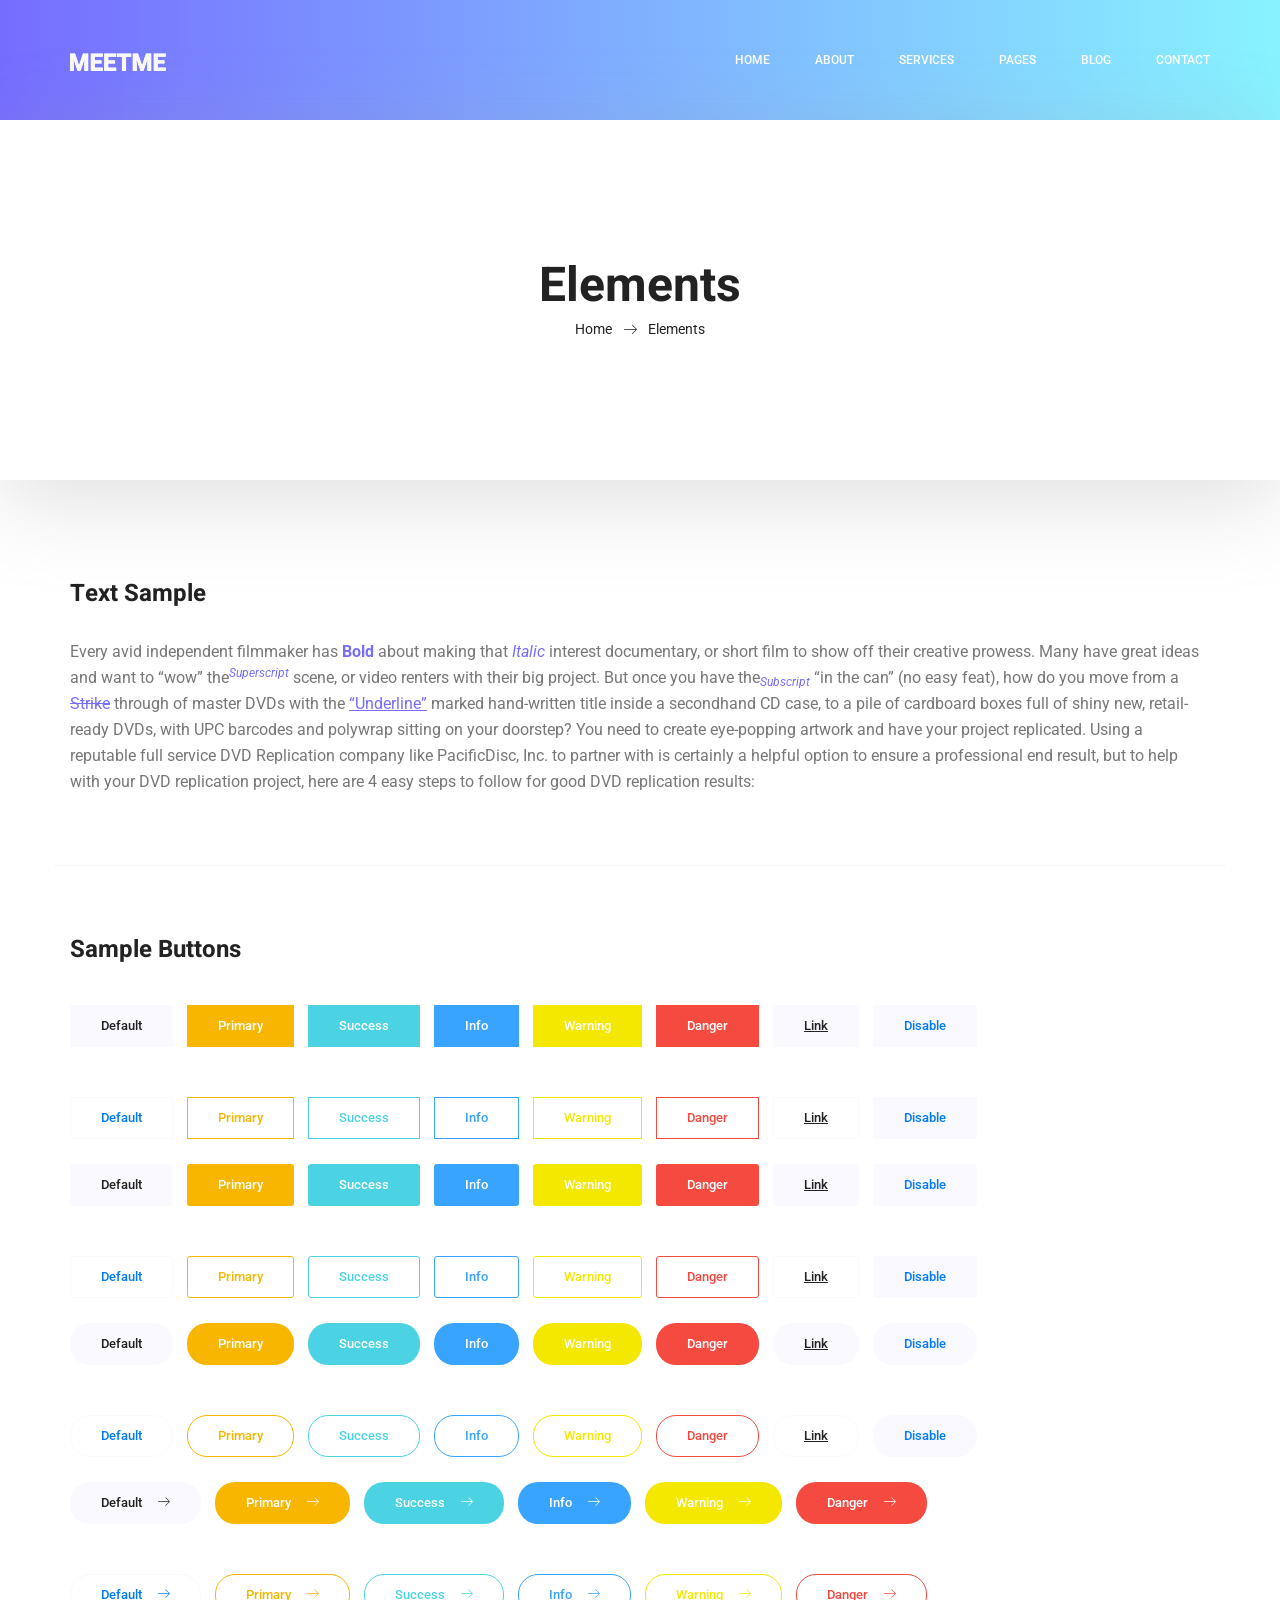
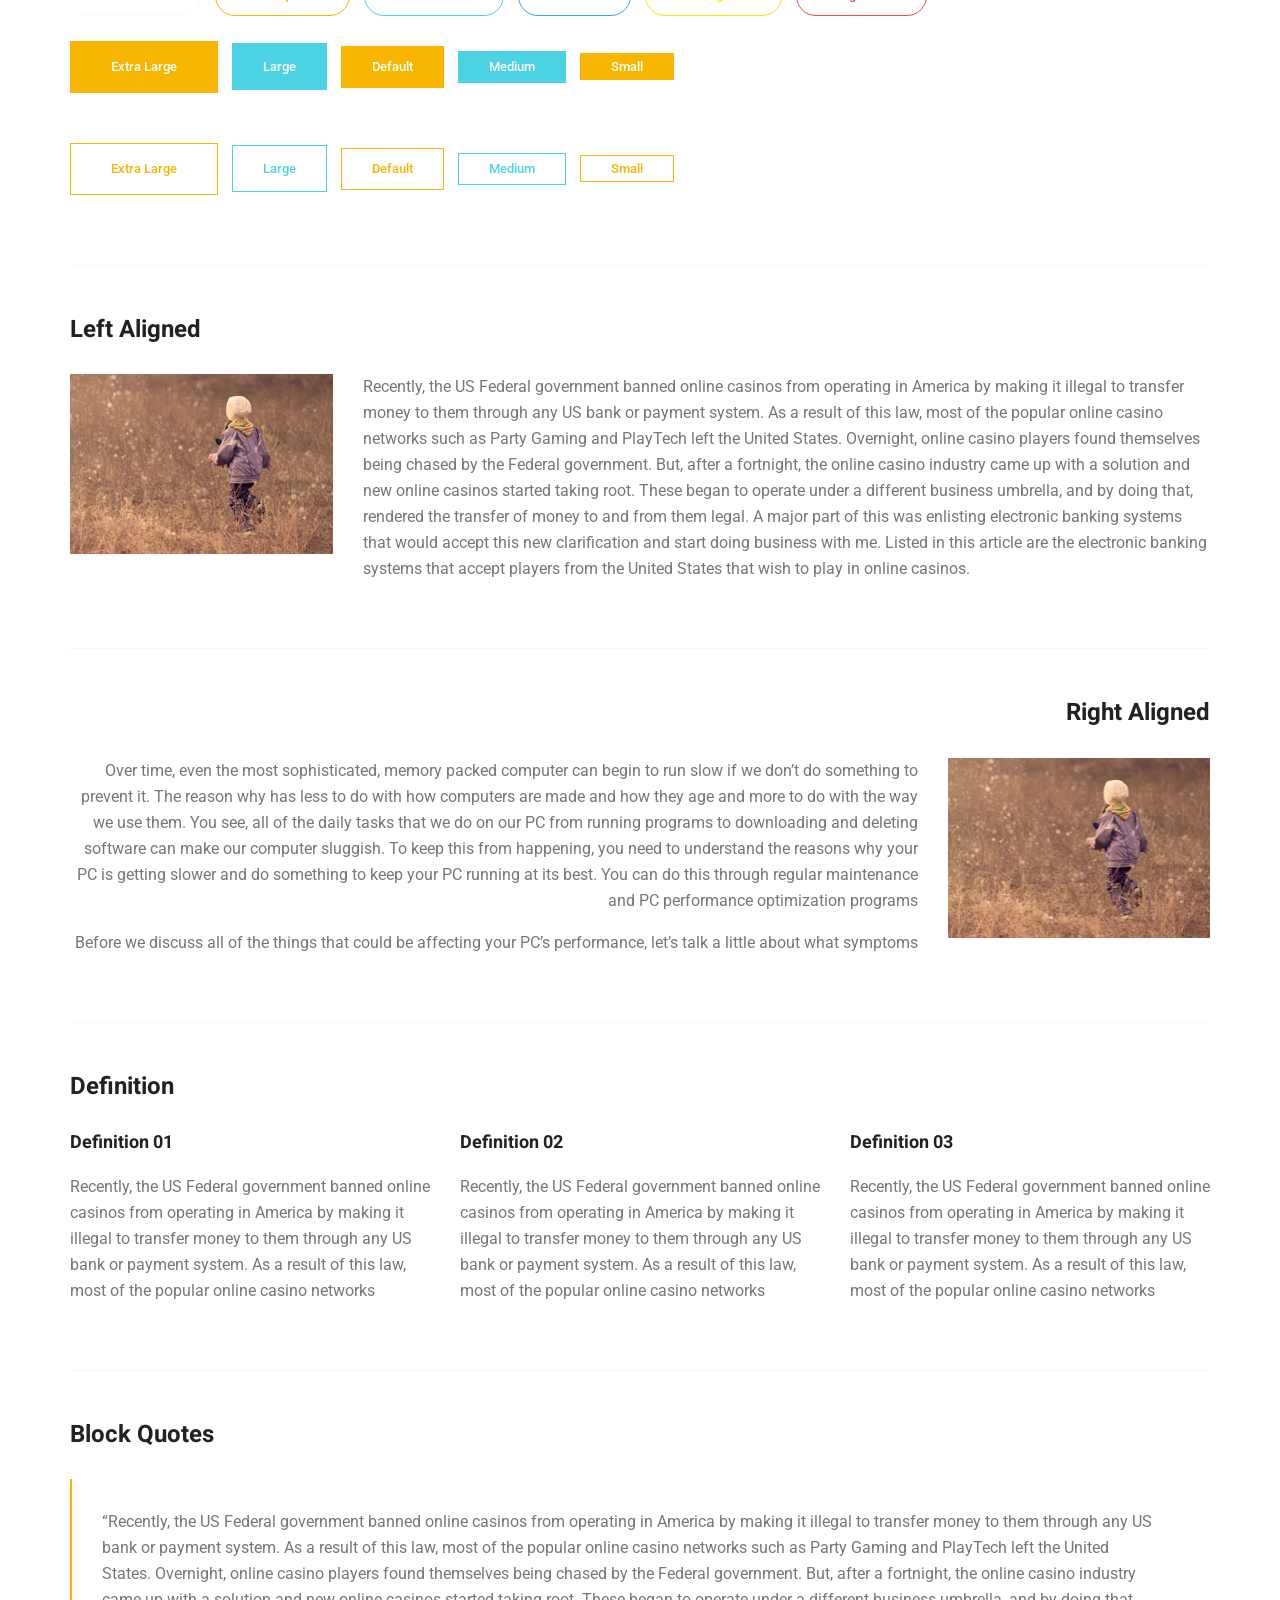
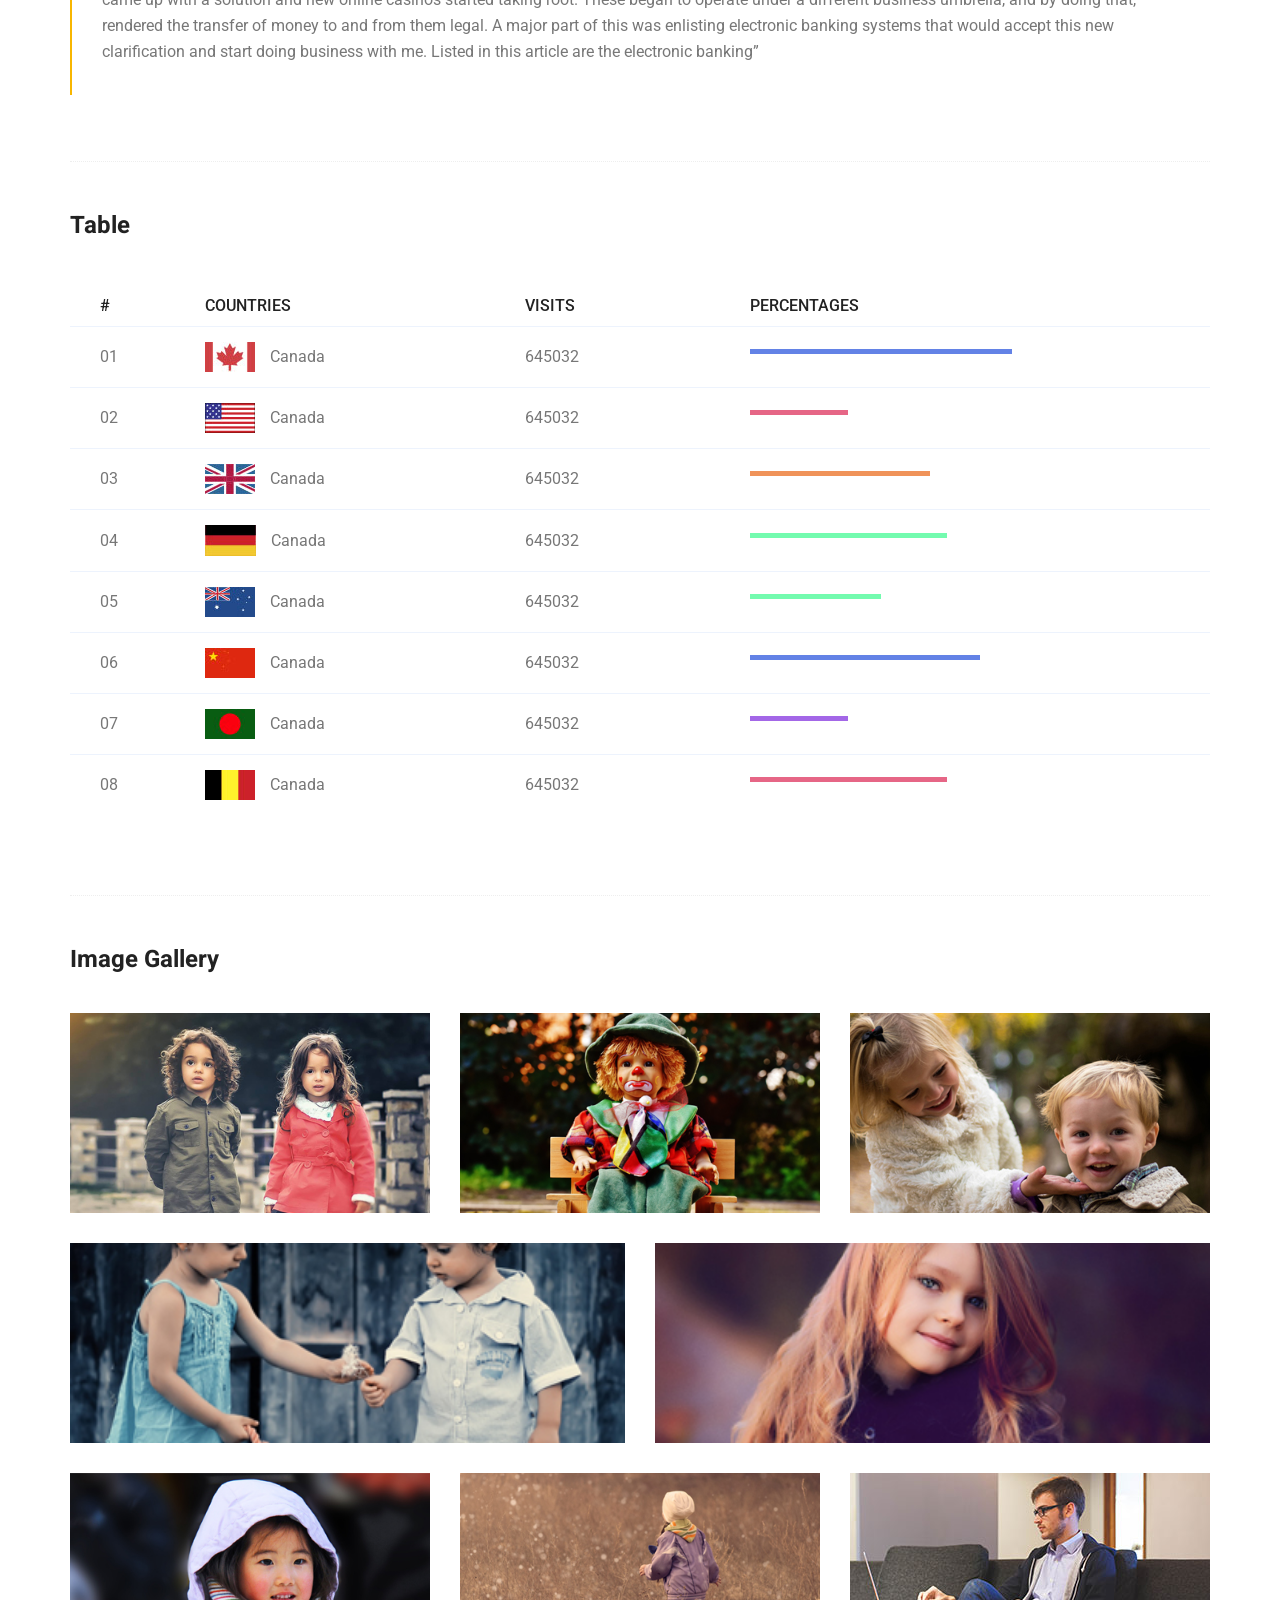
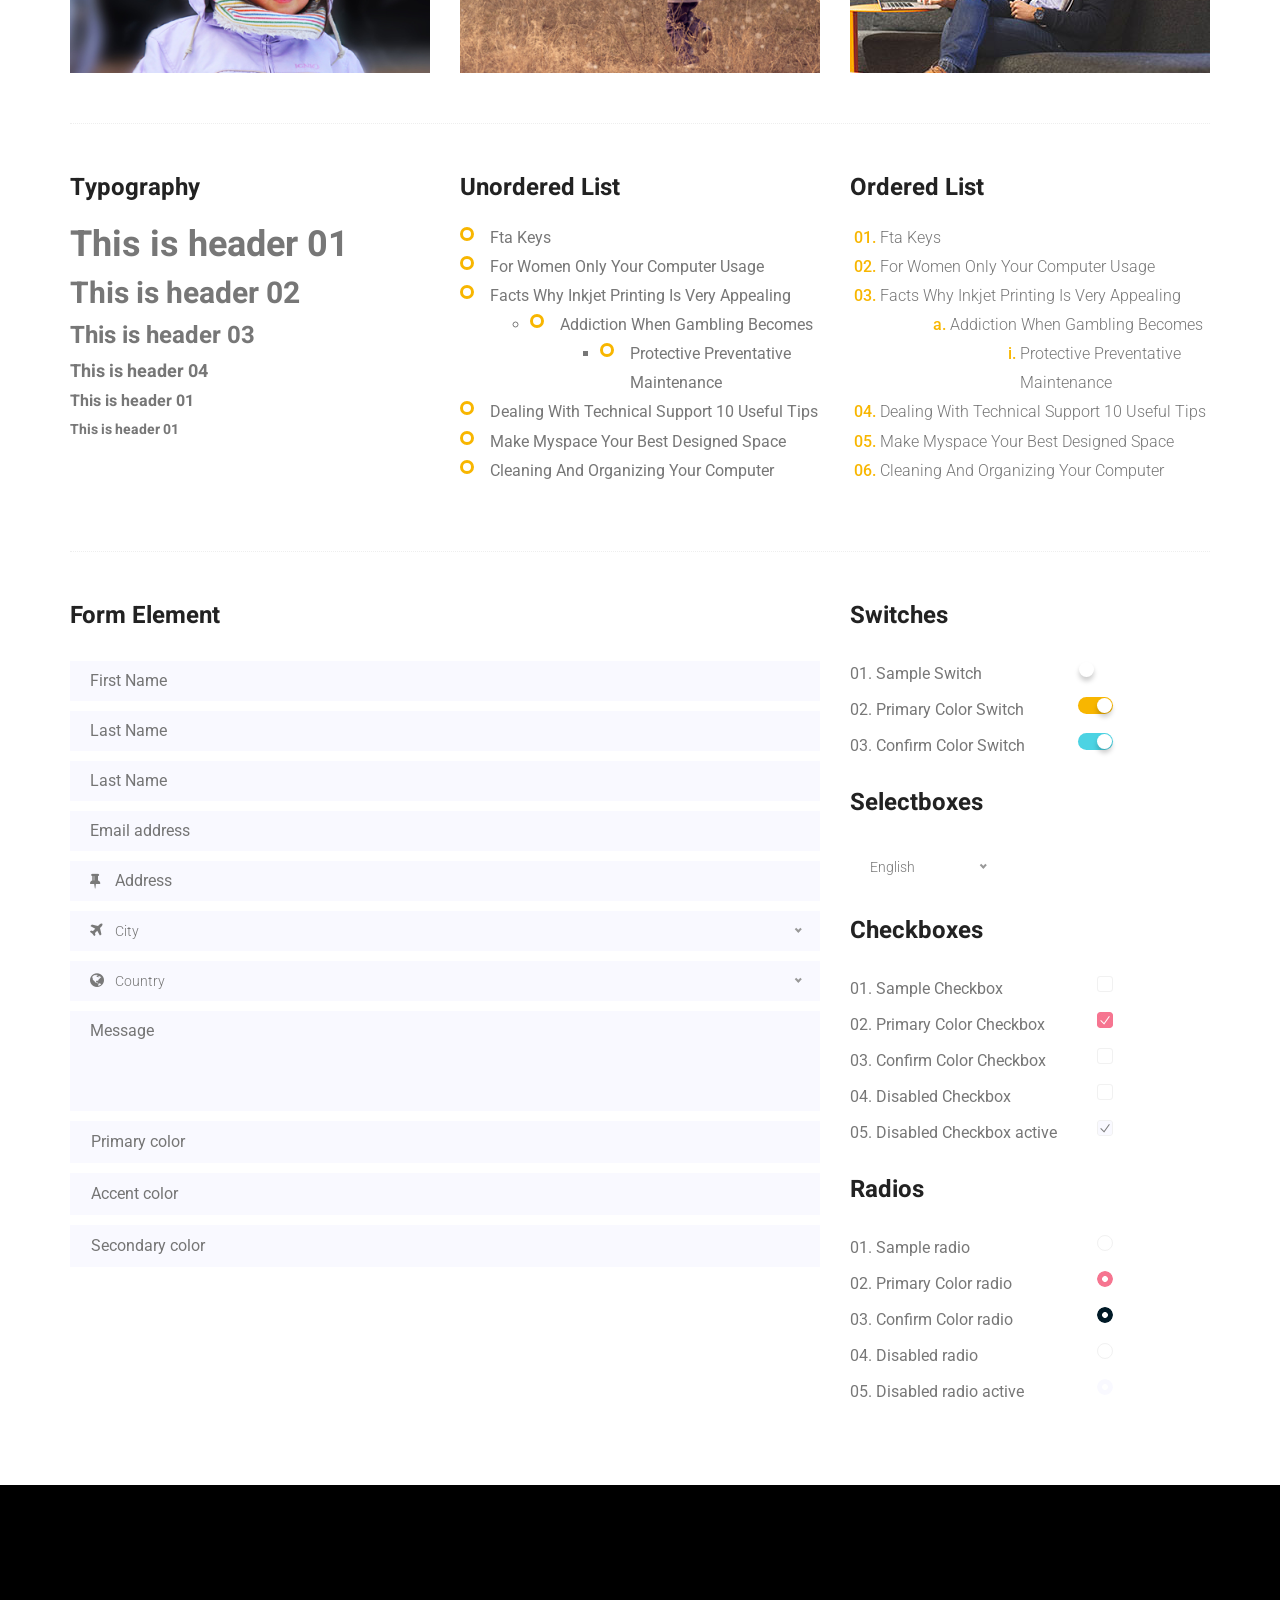
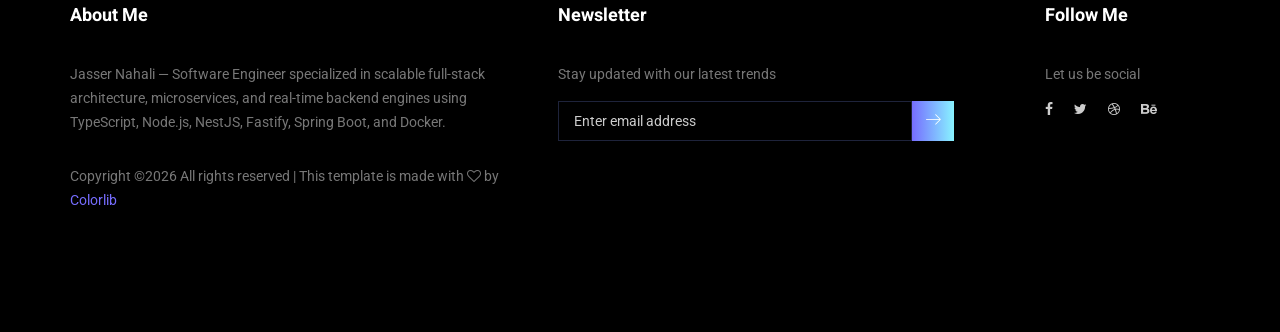
<file: elements.html>
<!doctype html>
<html lang="en">
    <head>
        <!-- Required meta tags -->
        <meta charset="utf-8">
        <meta name="viewport" content="width=device-width, initial-scale=1, shrink-to-fit=no">
        <link rel="icon" href="img/favicon.png" type="image/png">
        <title>MeetMe Personal</title>
        <!-- Bootstrap CSS -->
        <link rel="stylesheet" href="css/bootstrap.css">
        <link rel="stylesheet" href="vendors/linericon/style.css">
        <link rel="stylesheet" href="css/font-awesome.min.css">
        <link rel="stylesheet" href="vendors/owl-carousel/owl.carousel.min.css">
        <link rel="stylesheet" href="vendors/lightbox/simpleLightbox.css">
        <link rel="stylesheet" href="vendors/nice-select/css/nice-select.css">
        <link rel="stylesheet" href="vendors/animate-css/animate.css">
        <link rel="stylesheet" href="vendors/popup/magnific-popup.css">
        <!-- main css -->
        <link rel="stylesheet" href="css/style.css">
        <link rel="stylesheet" href="css/responsive.css">
    </head>
    <body>
        
        <!--================Header Menu Area =================-->
        <header class="header_area">
            <div class="main_menu">
            	<nav class="navbar navbar-expand-lg navbar-light">
					<div class="container box_1620">
						<!-- Brand and toggle get grouped for better mobile display -->
						<a class="navbar-brand logo_h" href="index.html"><img src="img/logo.png" alt=""></a>
						<button class="navbar-toggler" type="button" data-toggle="collapse" data-target="#navbarSupportedContent" aria-controls="navbarSupportedContent" aria-expanded="false" aria-label="Toggle navigation">
							<span class="icon-bar"></span>
							<span class="icon-bar"></span>
							<span class="icon-bar"></span>
						</button>
						<!-- Collect the nav links, forms, and other content for toggling -->
						<div class="collapse navbar-collapse offset" id="navbarSupportedContent">
							<ul class="nav navbar-nav menu_nav ml-auto">
								<li class="nav-item active"><a class="nav-link" href="index.html">Home</a></li> 
								<li class="nav-item"><a class="nav-link" href="about-us.html">About</a></li> 
								<li class="nav-item"><a class="nav-link" href="services.html">Services</a></li> 
								<li class="nav-item submenu dropdown">
									<a href="#" class="nav-link dropdown-toggle" data-toggle="dropdown" role="button" aria-haspopup="true" aria-expanded="false">Pages</a>
									<ul class="dropdown-menu">
										<li class="nav-item"><a class="nav-link" href="portfolio.html">Portfolio</a></li>
										<li class="nav-item"><a class="nav-link" href="elements.html">Elements</a></li>
									</ul>
								</li> 
								<li class="nav-item submenu dropdown">
									<a href="#" class="nav-link dropdown-toggle" data-toggle="dropdown" role="button" aria-haspopup="true" aria-expanded="false">Blog</a>
									<ul class="dropdown-menu">
										<li class="nav-item"><a class="nav-link" href="blog.html">Blog</a></li>
										<li class="nav-item"><a class="nav-link" href="single-blog.html">Blog Details</a></li>
									</ul>
								</li> 
								<li class="nav-item"><a class="nav-link" href="contact.html">Contact</a></li>
							</ul>
						</div> 
					</div>
            	</nav>
            </div>
        </header>
        <!--================Header Menu Area =================-->
        
        <!--================Home Banner Area =================-->
        <section class="banner_area">
            <div class="box_1620">
				<div class="banner_inner d-flex align-items-center">
					<div class="container">
						<div class="banner_content text-center">
							<h2>Elements</h2>
							<div class="page_link">
								<a href="index.html">Home</a>
								<a href="elements.html">Elements</a>
							</div>
						</div>
					</div>
				</div>
            </div>
        </section>
        <!--================End Home Banner Area =================-->
        
        
        <!-- Start Sample Area -->
			<section class="sample-text-area">
				<div class="container">
					<h3 class="text-heading title_color">Text Sample</h3>
					<p class="sample-text">
						Every avid independent filmmaker has <b>Bold</b> about making that <i>Italic</i> interest documentary, or short film to show off their creative prowess. Many have great ideas and want to “wow” the<sup>Superscript</sup> scene, or video renters with their big project.  But once you have the<sub>Subscript</sub> “in the can” (no easy feat), how do you move from a <del>Strike</del> through of master DVDs with the <u>“Underline”</u> marked hand-written title inside a secondhand CD case, to a pile of cardboard boxes full of shiny new, retail-ready DVDs, with UPC barcodes and polywrap sitting on your doorstep?  You need to create eye-popping artwork and have your project replicated. Using a reputable full service DVD Replication company like PacificDisc, Inc. to partner with is certainly a helpful option to ensure a professional end result, but to help with your DVD replication project, here are 4 easy steps to follow for good DVD replication results: 

					</p>
				</div>
			</section>
			<!-- End Sample Area -->
			<!-- Start Button -->
			<section class="button-area">
				<div class="container border-top-generic">
					<h3 class="text-heading title_color">Sample Buttons</h3>
					<div class="button-group-area">
						<a href="#" class="genric-btn default">Default</a>
						<a href="#" class="genric-btn primary">Primary</a>
						<a href="#" class="genric-btn success">Success</a>
						<a href="#" class="genric-btn info">Info</a>
						<a href="#" class="genric-btn warning">Warning</a>
						<a href="#" class="genric-btn danger">Danger</a>
						<a href="#" class="genric-btn link">Link</a>
						<a href="#" class="genric-btn disable">Disable</a>
					</div>
					<div class="button-group-area mt-10">
						<a href="#" class="genric-btn default-border">Default</a>
						<a href="#" class="genric-btn primary-border">Primary</a>
						<a href="#" class="genric-btn success-border">Success</a>
						<a href="#" class="genric-btn info-border">Info</a>
						<a href="#" class="genric-btn warning-border">Warning</a>
						<a href="#" class="genric-btn danger-border">Danger</a>
						<a href="#" class="genric-btn link-border">Link</a>
						<a href="#" class="genric-btn disable">Disable</a>
					</div>
					<div class="button-group-area mt-40">
						<a href="#" class="genric-btn default radius">Default</a>
						<a href="#" class="genric-btn primary radius">Primary</a>
						<a href="#" class="genric-btn success radius">Success</a>
						<a href="#" class="genric-btn info radius">Info</a>
						<a href="#" class="genric-btn warning radius">Warning</a>
						<a href="#" class="genric-btn danger radius">Danger</a>
						<a href="#" class="genric-btn link radius">Link</a>
						<a href="#" class="genric-btn disable radius">Disable</a>
					</div>
					<div class="button-group-area mt-10">
						<a href="#" class="genric-btn default-border radius">Default</a>
						<a href="#" class="genric-btn primary-border radius">Primary</a>
						<a href="#" class="genric-btn success-border radius">Success</a>
						<a href="#" class="genric-btn info-border radius">Info</a>
						<a href="#" class="genric-btn warning-border radius">Warning</a>
						<a href="#" class="genric-btn danger-border radius">Danger</a>
						<a href="#" class="genric-btn link-border radius">Link</a>
						<a href="#" class="genric-btn disable radius">Disable</a>
					</div>
					<div class="button-group-area mt-40">
						<a href="#" class="genric-btn default circle">Default</a>
						<a href="#" class="genric-btn primary circle">Primary</a>
						<a href="#" class="genric-btn success circle">Success</a>
						<a href="#" class="genric-btn info circle">Info</a>
						<a href="#" class="genric-btn warning circle">Warning</a>
						<a href="#" class="genric-btn danger circle">Danger</a>
						<a href="#" class="genric-btn link circle">Link</a>
						<a href="#" class="genric-btn disable circle">Disable</a>
					</div>
					<div class="button-group-area mt-10">
						<a href="#" class="genric-btn default-border circle">Default</a>
						<a href="#" class="genric-btn primary-border circle">Primary</a>
						<a href="#" class="genric-btn success-border circle">Success</a>
						<a href="#" class="genric-btn info-border circle">Info</a>
						<a href="#" class="genric-btn warning-border circle">Warning</a>
						<a href="#" class="genric-btn danger-border circle">Danger</a>
						<a href="#" class="genric-btn link-border circle">Link</a>
						<a href="#" class="genric-btn disable circle">Disable</a>
					</div>
					<div class="button-group-area mt-40">
						<a href="#" class="genric-btn default circle arrow">Default<span class="lnr lnr-arrow-right"></span></a>
						<a href="#" class="genric-btn primary circle arrow">Primary<span class="lnr lnr-arrow-right"></span></a>
						<a href="#" class="genric-btn success circle arrow">Success<span class="lnr lnr-arrow-right"></span></a>
						<a href="#" class="genric-btn info circle arrow">Info<span class="lnr lnr-arrow-right"></span></a>
						<a href="#" class="genric-btn warning circle arrow">Warning<span class="lnr lnr-arrow-right"></span></a>
						<a href="#" class="genric-btn danger circle arrow">Danger<span class="lnr lnr-arrow-right"></span></a>
					</div>
					<div class="button-group-area mt-10">
						<a href="#" class="genric-btn default-border circle arrow">Default<span class="lnr lnr-arrow-right"></span></a>
						<a href="#" class="genric-btn primary-border circle arrow">Primary<span class="lnr lnr-arrow-right"></span></a>
						<a href="#" class="genric-btn success-border circle arrow">Success<span class="lnr lnr-arrow-right"></span></a>
						<a href="#" class="genric-btn info-border circle arrow">Info<span class="lnr lnr-arrow-right"></span></a>
						<a href="#" class="genric-btn warning-border circle arrow">Warning<span class="lnr lnr-arrow-right"></span></a>
						<a href="#" class="genric-btn danger-border circle arrow">Danger<span class="lnr lnr-arrow-right"></span></a>
					</div>
					<div class="button-group-area mt-40">
						<a href="#" class="genric-btn primary e-large">Extra Large</a>
						<a href="#" class="genric-btn success large">Large</a>
						<a href="#" class="genric-btn primary">Default</a>
						<a href="#" class="genric-btn success medium">Medium</a>
						<a href="#" class="genric-btn primary small">Small</a>
					</div>
					<div class="button-group-area mt-10">
						<a href="#" class="genric-btn primary-border e-large">Extra Large</a>
						<a href="#" class="genric-btn success-border large">Large</a>
						<a href="#" class="genric-btn primary-border">Default</a>
						<a href="#" class="genric-btn success-border medium">Medium</a>
						<a href="#" class="genric-btn primary-border small">Small</a>
					</div>
				</div>
			</section>
			<!-- End Button -->
			<!-- Start Align Area -->
			<div class="whole-wrap">
				<div class="container">
					<div class="section-top-border">
						<h3 class="mb-30 title_color">Left Aligned</h3>
						<div class="row">
							<div class="col-md-3">
								<img src="img/elements/d.jpg" alt="" class="img-fluid">
							</div>
							<div class="col-md-9 mt-sm-20 left-align-p">
								<p>Recently, the US Federal government banned online casinos from operating in America by making it illegal to transfer money to them through any US bank or payment system. As a result of this law, most of the popular online casino networks such as Party Gaming and PlayTech left the United States. Overnight, online casino players found themselves being chased by the Federal government. But, after a fortnight, the online casino industry came up with a solution and new online casinos started taking root. These began to operate under a different business umbrella, and by doing that, rendered the transfer of money to and from them legal. A major part of this was enlisting electronic banking systems that would accept this new clarification and start doing business with me. Listed in this article are the electronic banking systems that accept players from the United States that wish to play in online casinos.</p>
							</div>
						</div>
					</div>
					<div class="section-top-border text-right">
						<h3 class="mb-30 title_color">Right Aligned</h3>
						<div class="row">
							<div class="col-md-9">
								<p class="text-right">Over time, even the most sophisticated, memory packed computer can begin to run slow if we don’t do something to prevent it. The reason why has less to do with how computers are made and how they age and more to do with the way we use them. You see, all of the daily tasks that we do on our PC from running programs to downloading and deleting software can make our computer sluggish. To keep this from happening, you need to understand the reasons why your PC is getting slower and do something to keep your PC running at its best. You can do this through regular maintenance and PC performance optimization programs</p>
								<p class="text-right">Before we discuss all of the things that could be affecting your PC’s performance, let’s talk a little about what symptoms</p>
							</div>
							<div class="col-md-3">
								<img src="img/elements/d.jpg" alt="" class="img-fluid">
							</div>
						</div>
					</div>
					<div class="section-top-border">
						<h3 class="mb-30 title_color">Definition</h3>
						<div class="row">
							<div class="col-md-4">
								<div class="single-defination">
									<h4 class="mb-20">Definition 01</h4>
									<p>Recently, the US Federal government banned online casinos from operating in America by making it illegal to transfer money to them through any US bank or payment system. As a result of this law, most of the popular online casino networks</p>
								</div>
							</div>
							<div class="col-md-4">
								<div class="single-defination">
									<h4 class="mb-20">Definition 02</h4>
									<p>Recently, the US Federal government banned online casinos from operating in America by making it illegal to transfer money to them through any US bank or payment system. As a result of this law, most of the popular online casino networks</p>
								</div>
							</div>
							<div class="col-md-4">
								<div class="single-defination">
									<h4 class="mb-20">Definition 03</h4>
									<p>Recently, the US Federal government banned online casinos from operating in America by making it illegal to transfer money to them through any US bank or payment system. As a result of this law, most of the popular online casino networks</p>
								</div>
							</div>
						</div>
					</div>
					<div class="section-top-border">
						<h3 class="mb-30 title_color">Block Quotes</h3>
						<div class="row">
							<div class="col-lg-12">
								<blockquote class="generic-blockquote">
									“Recently, the US Federal government banned online casinos from operating in America by making it illegal to transfer money to them through any US bank or payment system. As a result of this law, most of the popular online casino networks such as Party Gaming and PlayTech left the United States. Overnight, online casino players found themselves being chased by the Federal government. But, after a fortnight, the online casino industry came up with a solution and new online casinos started taking root. These began to operate under a different business umbrella, and by doing that, rendered the transfer of money to and from them legal. A major part of this was enlisting electronic banking systems that would accept this new clarification and start doing business with me. Listed in this article are the electronic banking” 
								</blockquote>
							</div>
						</div>
					</div>
					<div class="section-top-border">
						<h3 class="mb-30 title_color">Table</h3>
						<div class="progress-table-wrap">
							<div class="progress-table">
								<div class="table-head">
									<div class="serial">#</div>
									<div class="country">Countries</div>
									<div class="visit">Visits</div>
									<div class="percentage">Percentages</div>
								</div>
								<div class="table-row">
									<div class="serial">01</div>
									<div class="country"> <img src="img/elements/f1.jpg" alt="flag">Canada</div>
									<div class="visit">645032</div>
									<div class="percentage">
										<div class="progress">
											<div class="progress-bar color-1" role="progressbar" style="width: 80%" aria-valuenow="80" aria-valuemin="0" aria-valuemax="100"></div>
										</div>
									</div>
								</div>
								<div class="table-row">
									<div class="serial">02</div>
									<div class="country"> <img src="img/elements/f2.jpg" alt="flag">Canada</div>
									<div class="visit">645032</div>
									<div class="percentage">
										<div class="progress">
											<div class="progress-bar color-2" role="progressbar" style="width: 30%" aria-valuenow="30" aria-valuemin="0" aria-valuemax="100"></div>
										</div>
									</div>
								</div>
								<div class="table-row">
									<div class="serial">03</div>
									<div class="country"> <img src="img/elements/f3.jpg" alt="flag">Canada</div>
									<div class="visit">645032</div>
									<div class="percentage">
										<div class="progress">
											<div class="progress-bar color-3" role="progressbar" style="width: 55%" aria-valuenow="55" aria-valuemin="0" aria-valuemax="100"></div>
										</div>
									</div>
								</div>
								<div class="table-row">
									<div class="serial">04</div>
									<div class="country"> <img src="img/elements/f4.jpg" alt="flag">Canada</div>
									<div class="visit">645032</div>
									<div class="percentage">
										<div class="progress">
											<div class="progress-bar color-4" role="progressbar" style="width: 60%" aria-valuenow="60" aria-valuemin="0" aria-valuemax="100"></div>
										</div>
									</div>
								</div>
								<div class="table-row">
									<div class="serial">05</div>
									<div class="country"> <img src="img/elements/f5.jpg" alt="flag">Canada</div>
									<div class="visit">645032</div>
									<div class="percentage">
										<div class="progress">
											<div class="progress-bar color-5" role="progressbar" style="width: 40%" aria-valuenow="40" aria-valuemin="0" aria-valuemax="100"></div>
										</div>
									</div>
								</div>
								<div class="table-row">
									<div class="serial">06</div>
									<div class="country"> <img src="img/elements/f6.jpg" alt="flag">Canada</div>
									<div class="visit">645032</div>
									<div class="percentage">
										<div class="progress">
											<div class="progress-bar color-6" role="progressbar" style="width: 70%" aria-valuenow="70" aria-valuemin="0" aria-valuemax="100"></div>
										</div>
									</div>
								</div>
								<div class="table-row">
									<div class="serial">07</div>
									<div class="country"> <img src="img/elements/f7.jpg" alt="flag">Canada</div>
									<div class="visit">645032</div>
									<div class="percentage">
										<div class="progress">
											<div class="progress-bar color-7" role="progressbar" style="width: 30%" aria-valuenow="30" aria-valuemin="0" aria-valuemax="100"></div>
										</div>
									</div>
								</div>
								<div class="table-row">
									<div class="serial">08</div>
									<div class="country"> <img src="img/elements/f8.jpg" alt="flag">Canada</div>
									<div class="visit">645032</div>
									<div class="percentage">
										<div class="progress">
											<div class="progress-bar color-8" role="progressbar" style="width: 60%" aria-valuenow="60" aria-valuemin="0" aria-valuemax="100"></div>
										</div>
									</div>
								</div>
							</div>
						</div>
					</div>
					<div class="section-top-border">
						<h3 class="title_color">Image Gallery</h3>
						<div class="row gallery-item">
							<div class="col-md-4">
								<a href="img/elements/g1.jpg" class="img-gal"><div class="single-gallery-image" style="background: url(img/elements/g1.jpg);"></div></a>
							</div>
							<div class="col-md-4">
								<a href="img/elements/g2.jpg" class="img-gal"><div class="single-gallery-image" style="background: url(img/elements/g2.jpg);"></div></a>
							</div>
							<div class="col-md-4">
								<a href="img/elements/g3.jpg" class="img-gal"><div class="single-gallery-image" style="background: url(img/elements/g3.jpg);"></div></a>
							</div>
							<div class="col-md-6">
								<a href="img/elements/g4.jpg" class="img-gal"><div class="single-gallery-image" style="background: url(img/elements/g4.jpg);"></div></a>
							</div>
							<div class="col-md-6">
								<a href="img/elements/g5.jpg" class="img-gal"><div class="single-gallery-image" style="background: url(img/elements/g5.jpg);"></div></a>
							</div>
							<div class="col-md-4">
								<a href="img/elements/g6.jpg" class="img-gal"><div class="single-gallery-image" style="background: url(img/elements/g6.jpg);"></div></a>
							</div>
							<div class="col-md-4">
								<a href="img/elements/g7.jpg" class="img-gal"><div class="single-gallery-image" style="background: url(img/elements/g7.jpg);"></div></a>
							</div>
							<div class="col-md-4">
								<a href="img/elements/g8.jpg" class="img-gal"><div class="single-gallery-image" style="background: url(img/elements/g8.jpg);"></div></a>
							</div>
						</div>
					</div>
					<div class="section-top-border">
						<div class="row">
							<div class="col-lg-4 col-sm-6 typo-sec">
								<h3 class="mb-20 title_color">Typography</h3>
								<div class="typography">
									<h1 class="typo-list">This is header 01</h1>
									<h2 class="typo-list">This is header 02</h2>
									<h3 class="typo-list">This is header 03</h3>
									<h4 class="typo-list">This is header 04</h4>
									<h5 class="typo-list">This is header 01</h5>
									<h6 class="typo-list">This is header 01</h6>
								</div>
							</div>
							<div class="col-lg-4 col-sm-6 mt-sm-30 typo-sec">
								<h3 class="mb-20 title_color">Unordered List</h3>
								<div class="">
									<ul class="unordered-list">
										<li>Fta Keys</li>
										<li>For Women Only Your Computer Usage</li>
										<li>Facts Why Inkjet Printing Is Very Appealing
											<ul>
												<li>Addiction When Gambling Becomes
													<ul>
														<li>Protective Preventative Maintenance</li>
													</ul>
												</li>
											</ul>
										</li>
										<li>Dealing With Technical Support 10 Useful Tips</li>
										<li>Make Myspace Your Best Designed Space</li>
										<li>Cleaning And Organizing Your Computer</li>
									</ul>
								</div>
							</div>
							<div class="col-lg-4 col-sm-6 mt-sm-30 typo-sec">
								<h3 class="mb-20 title_color">Ordered List</h3>
								<div class="">
									<ol class="ordered-list">
										<li><span>Fta Keys</span></li>
										<li><span>For Women Only Your Computer Usage</span></li>
										<li><span>Facts Why Inkjet Printing Is Very Appealing</span>
											<ol class="ordered-list-alpha">
												<li><span>Addiction When Gambling Becomes</span>
													<ol class="ordered-list-roman">
														<li><span>Protective Preventative Maintenance</span></li>
													</ol>
												</li>
											</ol>
										</li>
										<li><span>Dealing With Technical Support 10 Useful Tips</span></li>
										<li><span>Make Myspace Your Best Designed Space</span></li>
										<li><span>Cleaning And Organizing Your Computer</span></li>
									</ol>
								</div>
							</div>
						</div>
					</div>
					<div class="section-top-border">
						<div class="row">
							<div class="col-lg-8 col-md-8">
								<h3 class="mb-30 title_color">Form Element</h3>
								<form action="#">
									<div class="mt-10">
										<input type="text" name="first_name" placeholder="First Name" onfocus="this.placeholder = ''" onblur="this.placeholder = 'First Name'" required class="single-input">
									</div>
									<div class="mt-10">
										<input type="text" name="last_name" placeholder="Last Name" onfocus="this.placeholder = ''" onblur="this.placeholder = 'Last Name'" required class="single-input">
									</div>
									<div class="mt-10">
										<input type="text" name="last_name" placeholder="Last Name" onfocus="this.placeholder = ''" onblur="this.placeholder = 'Last Name'" required class="single-input">
									</div>
									<div class="mt-10">
										<input type="email" name="EMAIL" placeholder="Email address" onfocus="this.placeholder = ''" onblur="this.placeholder = 'Email address'" required class="single-input">
									</div>
									<div class="input-group-icon mt-10">
										<div class="icon"><i class="fa fa-thumb-tack" aria-hidden="true"></i></div>
										<input type="text" name="address" placeholder="Address" onfocus="this.placeholder = ''" onblur="this.placeholder = 'Address'" required class="single-input">
									</div>
									<div class="input-group-icon mt-10">
										<div class="icon"><i class="fa fa-plane" aria-hidden="true"></i></div>
										<div class="form-select" id="default-select">
											<select>
												<option value="1">City</option>
												<option value="1">Dhaka</option>
												<option value="1">Dilli</option>
												<option value="1">Newyork</option>
												<option value="1">Islamabad</option>
											</select>
										</div>
									</div>
									<div class="input-group-icon mt-10">
										<div class="icon"><i class="fa fa-globe" aria-hidden="true"></i></div>
										<div class="form-select" id="default-select2">
											<select>
												<option value="1">Country</option>
												<option value="1">Bangladesh</option>
												<option value="1">India</option>
												<option value="1">England</option>
												<option value="1">Srilanka</option>
											</select>
										</div>
									</div>
									
									<div class="mt-10">
										<textarea class="single-textarea" placeholder="Message" onfocus="this.placeholder = ''" onblur="this.placeholder = 'Message'" required></textarea>
									</div>
									<div class="mt-10">
										<input type="text" name="first_name" placeholder="Primary color" onfocus="this.placeholder = ''" onblur="this.placeholder = 'Primary color'" required class="single-input-primary">
									</div>
									<div class="mt-10">
										<input type="text" name="first_name" placeholder="Accent color" onfocus="this.placeholder = ''" onblur="this.placeholder = 'Accent color'" required class="single-input-accent">
									</div>
									<div class="mt-10">
										<input type="text" name="first_name" placeholder="Secondary color" onfocus="this.placeholder = ''" onblur="this.placeholder = 'Secondary color'" required class="single-input-secondary">
									</div>
								</form>
							</div>
							<div class="col-lg-3 col-md-4 mt-sm-30 element-wrap">
								<div class="single-element-widget">
									<h3 class="mb-30 title_color">Switches</h3>
									<div class="switch-wrap d-flex justify-content-between">
										<p>01. Sample Switch</p>
										<div class="primary-switch">
											<input type="checkbox" id="default-switch">
											<label for="default-switch"></label>
										</div>
									</div>
									<div class="switch-wrap d-flex justify-content-between">
										<p>02. Primary Color Switch</p>
										<div class="primary-switch">
											<input type="checkbox" id="primary-switch" checked>
											<label for="primary-switch"></label>
										</div>
									</div>
									<div class="switch-wrap d-flex justify-content-between">
										<p>03. Confirm Color Switch</p>
										<div class="confirm-switch">
											<input type="checkbox" id="confirm-switch" checked>
											<label for="confirm-switch"></label>
										</div>
									</div>
								</div>
								<div class="single-element-widget">
									<h3 class="mb-30 title_color">Selectboxes</h3>
									<div class="default-select" id="default-select">
										<select>
											<option value="1">English</option>
											<option value="1">Spanish</option>
											<option value="1">Arabic</option>
											<option value="1">Portuguise</option>
											<option value="1">Bengali</option>
										</select>
									</div>
								</div>
								<div class="single-element-widget">
									<h3 class="mb-30 title_color">Checkboxes</h3>
									<div class="switch-wrap d-flex justify-content-between">
										<p>01. Sample Checkbox</p>
										<div class="primary-checkbox">
											<input type="checkbox" id="default-checkbox">
											<label for="default-checkbox"></label>
										</div>
									</div>
									<div class="switch-wrap d-flex justify-content-between">
										<p>02. Primary Color Checkbox</p>
										<div class="primary-checkbox">
											<input type="checkbox" id="primary-checkbox" checked>
											<label for="primary-checkbox"></label>
										</div>
									</div>
									<div class="switch-wrap d-flex justify-content-between">
										<p>03. Confirm Color Checkbox</p>
										<div class="confirm-checkbox">
											<input type="checkbox" id="confirm-checkbox">
											<label for="confirm-checkbox"></label>
										</div>
									</div>
									<div class="switch-wrap d-flex justify-content-between">
										<p>04. Disabled Checkbox</p>
										<div class="disabled-checkbox">
											<input type="checkbox" id="disabled-checkbox" disabled>
											<label for="disabled-checkbox"></label>
										</div>
									</div>
									<div class="switch-wrap d-flex justify-content-between">
										<p>05. Disabled Checkbox active</p>
										<div class="disabled-checkbox">
											<input type="checkbox" id="disabled-checkbox-active" checked disabled>
											<label for="disabled-checkbox-active"></label>
										</div>
									</div>
								</div>
								<div class="single-element-widget">
									<h3 class="mb-30 title_color">Radios</h3>
									<div class="switch-wrap d-flex justify-content-between">
										<p>01. Sample radio</p>
										<div class="primary-radio">
											<input type="checkbox" id="default-radio">
											<label for="default-radio"></label>
										</div>
									</div>
									<div class="switch-wrap d-flex justify-content-between">
										<p>02. Primary Color radio</p>
										<div class="primary-radio">
											<input type="checkbox" id="primary-radio" checked>
											<label for="primary-radio"></label>
										</div>
									</div>
									<div class="switch-wrap d-flex justify-content-between">
										<p>03. Confirm Color radio</p>
										<div class="confirm-radio">
											<input type="checkbox" id="confirm-radio" checked>
											<label for="confirm-radio"></label>
										</div>
									</div>
									<div class="switch-wrap d-flex justify-content-between">
										<p>04. Disabled radio</p>
										<div class="disabled-radio">
											<input type="checkbox" id="disabled-radio" disabled>
											<label for="disabled-radio"></label>
										</div>
									</div>
									<div class="switch-wrap d-flex justify-content-between">
										<p>05. Disabled radio active</p>
										<div class="disabled-radio">
											<input type="checkbox" id="disabled-radio-active" checked disabled>
											<label for="disabled-radio-active"></label>
										</div>
									</div>
								</div>
							</div>
						</div>
					</div>
				</div>
			</div>
			<!-- End Align Area -->
        
        
        <!--================Footer Area =================-->
        <footer class="footer_area p_120">
        	<div class="container">
        		<div class="row footer_inner">
        			<div class="col-lg-5 col-sm-6">
        				<aside class="f_widget ab_widget">
        					<div class="f_title">
        						<h3>About Me</h3>
        					</div>
         					<p>Jasser Nahali — Software Engineer specialized in scalable full-stack architecture, microservices, and real-time backend engines using TypeScript, Node.js, NestJS, Fastify, Spring Boot, and Docker.</p>
        					<p><!-- Link back to Colorlib can't be removed. Template is licensed under CC BY 3.0. -->
Copyright &copy;<script>document.write(new Date().getFullYear());</script> All rights reserved | This template is made with <i class="fa fa-heart-o" aria-hidden="true"></i> by <a href="https://colorlib.com" target="_blank">Colorlib</a>
<!-- Link back to Colorlib can't be removed. Template is licensed under CC BY 3.0. --></p>
        				</aside>
        			</div>
        			<div class="col-lg-5 col-sm-6">
        				<aside class="f_widget news_widget">
        					<div class="f_title">
        						<h3>Newsletter</h3>
        					</div>
        					<p>Stay updated with our latest trends</p>
        					<div id="mc_embed_signup">
                                <form target="_blank" action="https://spondonit.us12.list-manage.com/subscribe/post?u=1462626880ade1ac87bd9c93a&amp;id=92a4423d01" method="get" class="subscribe_form relative">
                                	<div class="input-group d-flex flex-row">
                                        <input name="EMAIL" placeholder="Enter email address" onfocus="this.placeholder = ''" onblur="this.placeholder = 'Email Address '" required="" type="email">
                                        <button class="btn sub-btn"><span class="lnr lnr-arrow-right"></span></button>		
                                    </div>				
                                    <div class="mt-10 info"></div>
                                </form>
                            </div>
        				</aside>
        			</div>
        			<div class="col-lg-2">
        				<aside class="f_widget social_widget">
        					<div class="f_title">
        						<h3>Follow Me</h3>
        					</div>
        					<p>Let us be social</p>
        					<ul class="list">
        						<li><a href="#"><i class="fa fa-facebook"></i></a></li>
        						<li><a href="#"><i class="fa fa-twitter"></i></a></li>
        						<li><a href="#"><i class="fa fa-dribbble"></i></a></li>
        						<li><a href="#"><i class="fa fa-behance"></i></a></li>
        					</ul>
        				</aside>
        			</div>
        		</div>
        	</div>
        </footer>
        <!--================End Footer Area =================-->
        
        
        
        
        <!-- Optional JavaScript -->
        <!-- jQuery first, then Popper.js, then Bootstrap JS -->
        <script src="js/jquery-3.3.1.min.js"></script>
        <script src="js/popper.js"></script>
        <script src="js/bootstrap.min.js"></script>
        <script src="js/stellar.js"></script>
        <script src="vendors/lightbox/simpleLightbox.min.js"></script>
        <script src="vendors/nice-select/js/jquery.nice-select.min.js"></script>
        <script src="vendors/isotope/imagesloaded.pkgd.min.js"></script>
        <script src="vendors/isotope/isotope.pkgd.min.js"></script>
        <script src="vendors/owl-carousel/owl.carousel.min.js"></script>
        <script src="vendors/popup/jquery.magnific-popup.min.js"></script>
        <script src="js/jquery.ajaxchimp.min.js"></script>
        <script src="vendors/counter-up/jquery.waypoints.min.js"></script>
        <script src="vendors/counter-up/jquery.counterup.min.js"></script>
        <script src="js/mail-script.js"></script>
        <script src="js/theme.js"></script>
    </body>
</html>
</file>
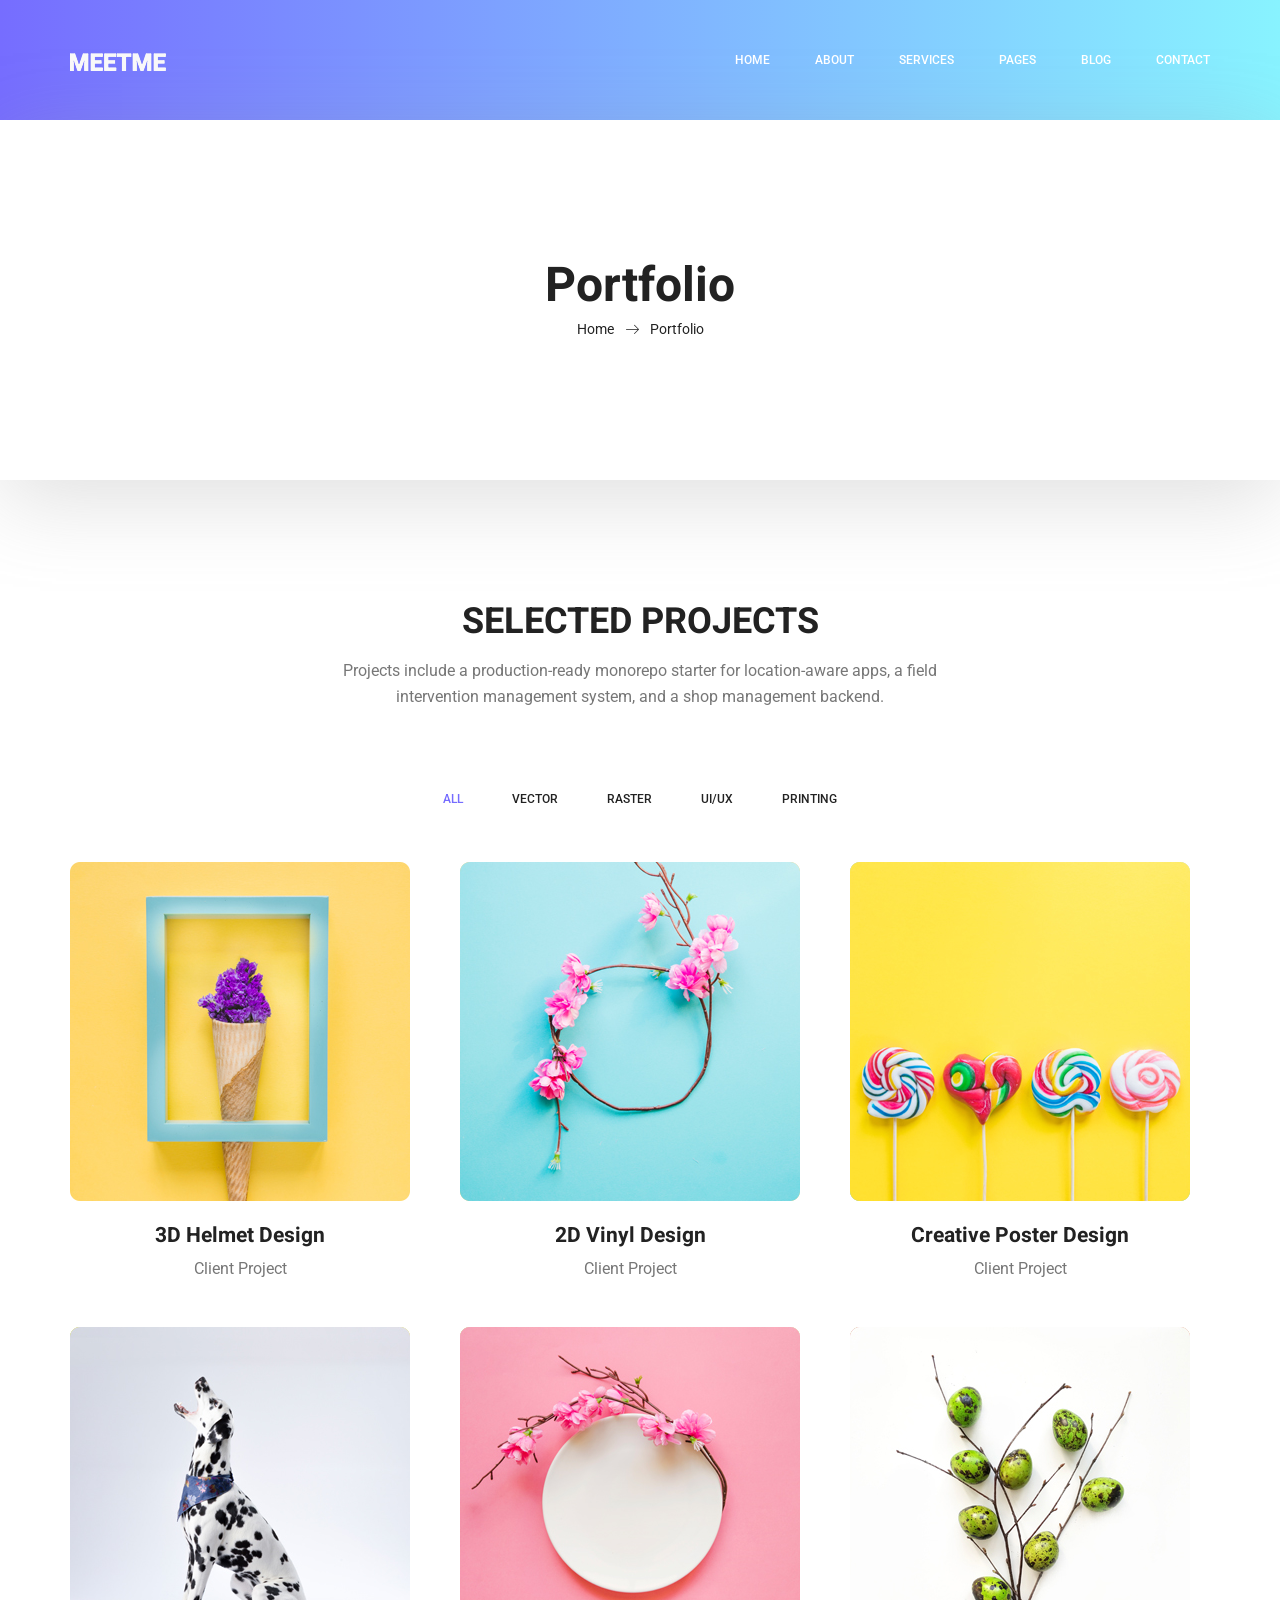
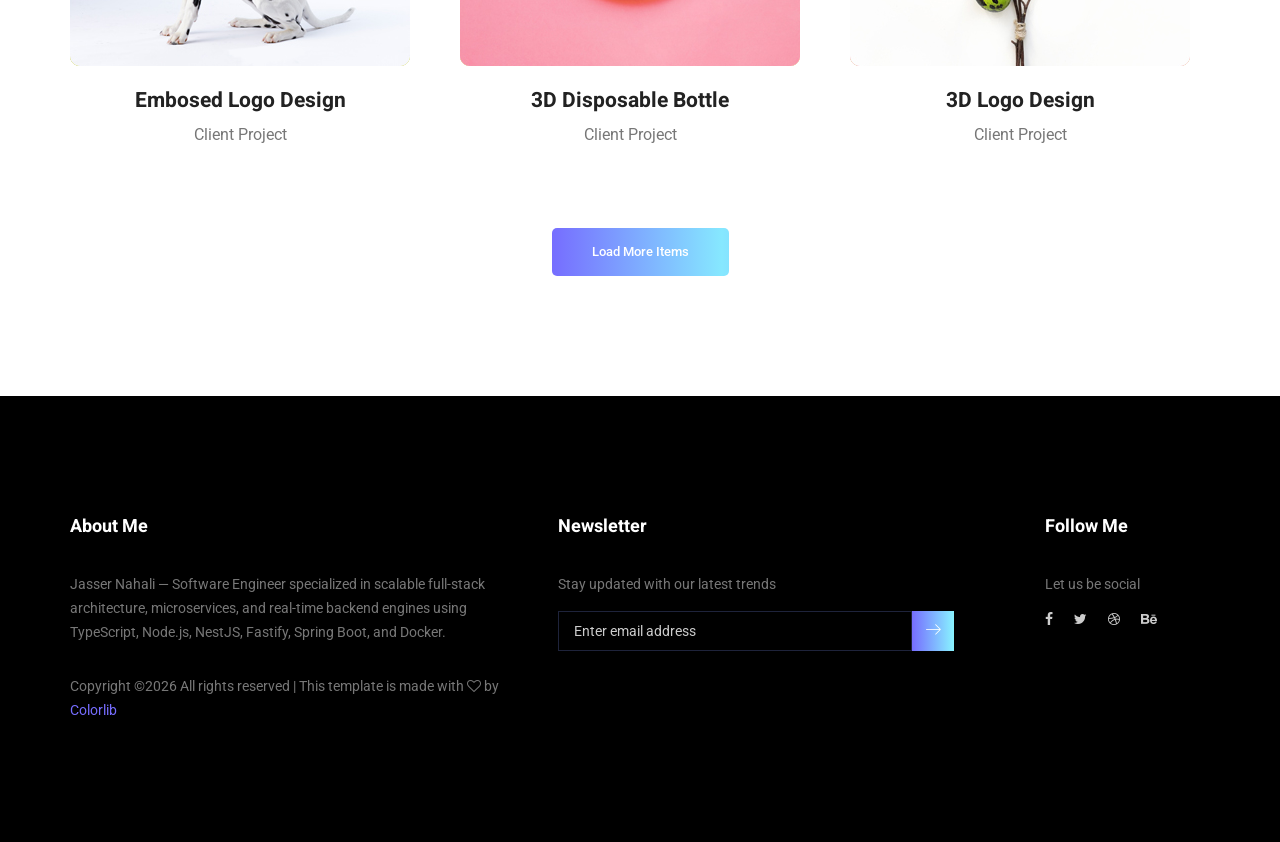
<file: portfolio.html>
<!doctype html>
<html lang="en">
    <head>
        <!-- Required meta tags -->
        <meta charset="utf-8">
        <meta name="viewport" content="width=device-width, initial-scale=1, shrink-to-fit=no">
        <link rel="icon" href="img/favicon.png" type="image/png">
        <title>MeetMe Personal</title>
        <!-- Bootstrap CSS -->
        <link rel="stylesheet" href="css/bootstrap.css">
        <link rel="stylesheet" href="vendors/linericon/style.css">
        <link rel="stylesheet" href="css/font-awesome.min.css">
        <link rel="stylesheet" href="vendors/owl-carousel/owl.carousel.min.css">
        <link rel="stylesheet" href="vendors/lightbox/simpleLightbox.css">
        <link rel="stylesheet" href="vendors/nice-select/css/nice-select.css">
        <link rel="stylesheet" href="vendors/animate-css/animate.css">
        <link rel="stylesheet" href="vendors/popup/magnific-popup.css">
        <link rel="stylesheet" href="vendors/flaticon/flaticon.css">
        <!-- main css -->
        <link rel="stylesheet" href="css/style.css">
        <link rel="stylesheet" href="css/responsive.css">
    </head>
    <body>
        
        <!--================Header Menu Area =================-->
        <header class="header_area">
            <div class="main_menu">
            	<nav class="navbar navbar-expand-lg navbar-light">
					<div class="container box_1620">
						<!-- Brand and toggle get grouped for better mobile display -->
						<a class="navbar-brand logo_h" href="index.html"><img src="img/logo.png" alt=""></a>
						<button class="navbar-toggler" type="button" data-toggle="collapse" data-target="#navbarSupportedContent" aria-controls="navbarSupportedContent" aria-expanded="false" aria-label="Toggle navigation">
							<span class="icon-bar"></span>
							<span class="icon-bar"></span>
							<span class="icon-bar"></span>
						</button>
						<!-- Collect the nav links, forms, and other content for toggling -->
						<div class="collapse navbar-collapse offset" id="navbarSupportedContent">
							<ul class="nav navbar-nav menu_nav ml-auto">
								<li class="nav-item active"><a class="nav-link" href="index.html">Home</a></li> 
								<li class="nav-item"><a class="nav-link" href="about-us.html">About</a></li> 
								<li class="nav-item"><a class="nav-link" href="services.html">Services</a></li> 
								<li class="nav-item submenu dropdown">
									<a href="#" class="nav-link dropdown-toggle" data-toggle="dropdown" role="button" aria-haspopup="true" aria-expanded="false">Pages</a>
									<ul class="dropdown-menu">
										<li class="nav-item"><a class="nav-link" href="portfolio.html">Portfolio</a></li>
										<li class="nav-item"><a class="nav-link" href="elements.html">Elements</a></li>
									</ul>
								</li> 
								<li class="nav-item submenu dropdown">
									<a href="#" class="nav-link dropdown-toggle" data-toggle="dropdown" role="button" aria-haspopup="true" aria-expanded="false">Blog</a>
									<ul class="dropdown-menu">
										<li class="nav-item"><a class="nav-link" href="blog.html">Blog</a></li>
										<li class="nav-item"><a class="nav-link" href="single-blog.html">Blog Details</a></li>
									</ul>
								</li> 
								<li class="nav-item"><a class="nav-link" href="contact.html">Contact</a></li>
							</ul>
						</div> 
					</div>
            	</nav>
            </div>
        </header>
        <!--================Header Menu Area =================-->
        
        <!--================Home Banner Area =================-->
        <section class="banner_area">
            <div class="box_1620">
				<div class="banner_inner d-flex align-items-center">
					<div class="container">
						<div class="banner_content text-center">
							<h2>Portfolio</h2>
							<div class="page_link">
								<a href="index.html">Home</a>
								<a href="portfolio.html">Portfolio</a>
							</div>
						</div>
					</div>
				</div>
            </div>
        </section>
        <!--================End Home Banner Area =================-->
        
        <!--================Home Gallery Area =================-->
        <section class="home_gallery_area p_120">
        	<div class="container">
				<div class="main_title">
							<h2>Selected Projects</h2>
							<p>Projects include a production-ready monorepo starter for location-aware apps, a field intervention management system, and a shop management backend.</p>
						</div>
        		<div class="isotope_fillter">
        			<ul class="gallery_filter list">
						<li class="active" data-filter="*"><a href="#">All</a></li>
						<li data-filter=".brand"><a href="#">Vector</a></li>
						<li data-filter=".manipul"><a href="#">Raster</a></li>
						<li data-filter=".creative"><a href="#">UI/UX</a></li>
						<li data-filter=".design"><a href="#">Printing</a></li>
					</ul>
        		</div>
        	</div>
        	<div class="container">
        		<div class="gallery_f_inner row imageGallery1">
        			<div class="col-lg-4 col-md-4 col-sm-6 brand manipul design print">
        				<div class="h_gallery_item">
        					<div class="g_img_item">
        						<img class="img-fluid" src="img/gallery/project-1.jpg" alt="">
        						<a class="light" href="img/gallery/project-1.jpg"><img src="img/gallery/icon.png" alt=""></a>
        					</div>
        					<div class="g_item_text">
        						<h4>3D Helmet Design</h4>
        						<p>Client Project</p>
        					</div>
        				</div>
        			</div>
        			<div class="col-lg-4 col-md-4 col-sm-6 brand manipul creative">
        				<div class="h_gallery_item">
        					<div class="g_img_item">
        						<img class="img-fluid" src="img/gallery/project-2.jpg" alt="">
        						<a class="light" href="img/gallery/project-2.jpg"><img src="img/gallery/icon.png" alt=""></a>
        					</div>
        					<div class="g_item_text">
        						<h4>2D Vinyl Design</h4>
        						<p>Client Project</p>
        					</div>
        				</div>
        			</div>
        			<div class="col-lg-4 col-md-4 col-sm-6 manipul creative design print">
        				<div class="h_gallery_item">
        					<div class="g_img_item">
        						<img class="img-fluid" src="img/gallery/project-3.jpg" alt="">
        						<a class="light" href="img/gallery/project-3.jpg"><img src="img/gallery/icon.png" alt=""></a>
        					</div>
        					<div class="g_item_text">
        						<h4>Creative Poster Design</h4>
        						<p>Client Project</p>
        					</div>
        				</div>
        			</div>
        			<div class="col-lg-4 col-md-4 col-sm-6 brand creative print">
        				<div class="h_gallery_item">
        					<div class="g_img_item">
        						<img class="img-fluid" src="img/gallery/project-4.jpg" alt="">
        						<a class="light" href="img/gallery/project-4.jpg"><img src="img/gallery/icon.png" alt=""></a>
        					</div>
        					<div class="g_item_text">
        						<h4>Embosed Logo Design</h4>
        						<p>Client Project</p>
        					</div>
        				</div>
        			</div>
        			<div class="col-lg-4 col-md-4 col-sm-6 brand manipul design">
        				<div class="h_gallery_item">
        					<div class="g_img_item">
        						<img class="img-fluid" src="img/gallery/project-5.jpg" alt="">
        						<a class="light" href="img/gallery/project-5.jpg"><img src="img/gallery/icon.png" alt=""></a>
        					</div>
        					<div class="g_item_text">
        						<h4>3D Disposable Bottle</h4>
        						<p>Client Project</p>
        					</div>
        				</div>
        			</div>
        			<div class="col-lg-4 col-md-4 col-sm-6 brand creative">
        				<div class="h_gallery_item">
        					<div class="g_img_item">
        						<img class="img-fluid" src="img/gallery/project-6.jpg" alt="">
        						<a class="light" href="img/gallery/project-6.jpg"><img src="img/gallery/icon.png" alt=""></a>
        					</div>
        					<div class="g_item_text">
        						<h4>3D Logo Design</h4>
        						<p>Client Project</p>
        					</div>
        				</div>
        			</div>
        		</div>
        		<div class="more_btn">
        			<a class="main_btn" href="#">Load More Items</a>
        		</div>
        	</div>
        </section>
        <!--================End Home Gallery Area =================-->
        
        <!--================Footer Area =================-->
        <footer class="footer_area p_120">
        	<div class="container">
        		<div class="row footer_inner">
        			<div class="col-lg-5 col-sm-6">
        				<aside class="f_widget ab_widget">
        					<div class="f_title">
        						<h3>About Me</h3>
        					</div>
         					<p>Jasser Nahali — Software Engineer specialized in scalable full-stack architecture, microservices, and real-time backend engines using TypeScript, Node.js, NestJS, Fastify, Spring Boot, and Docker.</p>
        					<p><!-- Link back to Colorlib can't be removed. Template is licensed under CC BY 3.0. -->
Copyright &copy;<script>document.write(new Date().getFullYear());</script> All rights reserved | This template is made with <i class="fa fa-heart-o" aria-hidden="true"></i> by <a href="https://colorlib.com" target="_blank">Colorlib</a>
<!-- Link back to Colorlib can't be removed. Template is licensed under CC BY 3.0. --></p>
        				</aside>
        			</div>
        			<div class="col-lg-5 col-sm-6">
        				<aside class="f_widget news_widget">
        					<div class="f_title">
        						<h3>Newsletter</h3>
        					</div>
        					<p>Stay updated with our latest trends</p>
        					<div id="mc_embed_signup">
                                <form target="_blank" action="https://spondonit.us12.list-manage.com/subscribe/post?u=1462626880ade1ac87bd9c93a&amp;id=92a4423d01" method="get" class="subscribe_form relative">
                                	<div class="input-group d-flex flex-row">
                                        <input name="EMAIL" placeholder="Enter email address" onfocus="this.placeholder = ''" onblur="this.placeholder = 'Email Address '" required="" type="email">
                                        <button class="btn sub-btn"><span class="lnr lnr-arrow-right"></span></button>		
                                    </div>				
                                    <div class="mt-10 info"></div>
                                </form>
                            </div>
        				</aside>
        			</div>
        			<div class="col-lg-2">
        				<aside class="f_widget social_widget">
        					<div class="f_title">
        						<h3>Follow Me</h3>
        					</div>
        					<p>Let us be social</p>
        					<ul class="list">
        						<li><a href="#"><i class="fa fa-facebook"></i></a></li>
        						<li><a href="#"><i class="fa fa-twitter"></i></a></li>
        						<li><a href="#"><i class="fa fa-dribbble"></i></a></li>
        						<li><a href="#"><i class="fa fa-behance"></i></a></li>
        					</ul>
        				</aside>
        			</div>
        		</div>
        	</div>
        </footer>
        <!--================End Footer Area =================-->
        
        
        
        
        <!-- Optional JavaScript -->
        <!-- jQuery first, then Popper.js, then Bootstrap JS -->
        <script src="js/jquery-3.3.1.min.js"></script>
        <script src="js/popper.js"></script>
        <script src="js/bootstrap.min.js"></script>
        <script src="js/stellar.js"></script>
        <script src="vendors/lightbox/simpleLightbox.min.js"></script>
        <script src="vendors/nice-select/js/jquery.nice-select.min.js"></script>
        <script src="vendors/isotope/imagesloaded.pkgd.min.js"></script>
        <script src="vendors/isotope/isotope.pkgd.min.js"></script>
        <script src="vendors/owl-carousel/owl.carousel.min.js"></script>
        <script src="vendors/popup/jquery.magnific-popup.min.js"></script>
        <script src="js/jquery.ajaxchimp.min.js"></script>
        <script src="vendors/counter-up/jquery.waypoints.min.js"></script>
        <script src="vendors/counter-up/jquery.counterup.min.js"></script>
        <script src="js/mail-script.js"></script>
        <script src="js/theme.js"></script>
    </body>
</html>
</file>
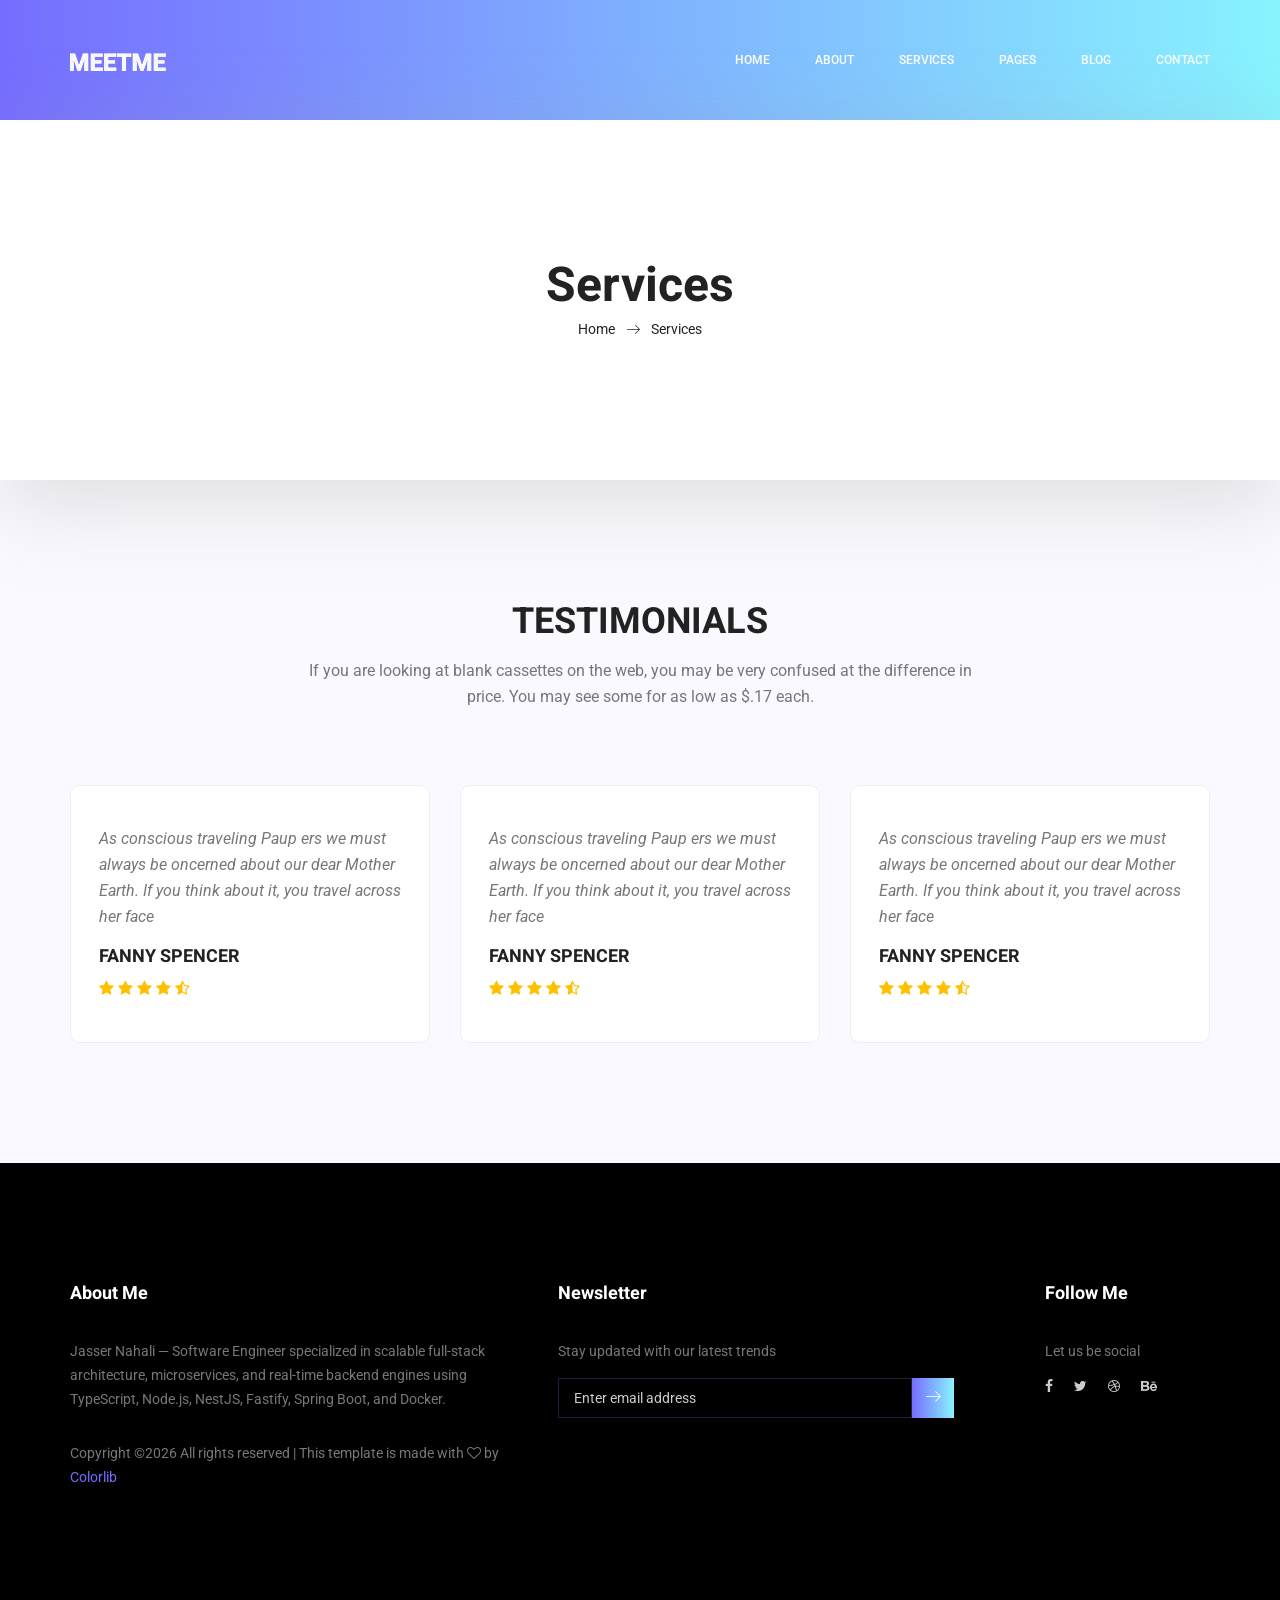
<file: services.html>
<!doctype html>
<html lang="en">
    <head>
        <!-- Required meta tags -->
        <meta charset="utf-8">
        <meta name="viewport" content="width=device-width, initial-scale=1, shrink-to-fit=no">
        <link rel="icon" href="img/favicon.png" type="image/png">
        <title>MeetMe Personal</title>
        <!-- Bootstrap CSS -->
        <link rel="stylesheet" href="css/bootstrap.css">
        <link rel="stylesheet" href="vendors/linericon/style.css">
        <link rel="stylesheet" href="css/font-awesome.min.css">
        <link rel="stylesheet" href="vendors/owl-carousel/owl.carousel.min.css">
        <link rel="stylesheet" href="vendors/lightbox/simpleLightbox.css">
        <link rel="stylesheet" href="vendors/nice-select/css/nice-select.css">
        <link rel="stylesheet" href="vendors/animate-css/animate.css">
        <link rel="stylesheet" href="vendors/popup/magnific-popup.css">
        <link rel="stylesheet" href="vendors/flaticon/flaticon.css">
        <!-- main css -->
        <link rel="stylesheet" href="css/style.css">
        <link rel="stylesheet" href="css/responsive.css">
    </head>
    <body>
        
        <!--================Header Menu Area =================-->
        <header class="header_area">
            <div class="main_menu">
            	<nav class="navbar navbar-expand-lg navbar-light">
					<div class="container box_1620">
						<!-- Brand and toggle get grouped for better mobile display -->
						<a class="navbar-brand logo_h" href="index.html"><img src="img/logo.png" alt=""></a>
						<button class="navbar-toggler" type="button" data-toggle="collapse" data-target="#navbarSupportedContent" aria-controls="navbarSupportedContent" aria-expanded="false" aria-label="Toggle navigation">
							<span class="icon-bar"></span>
							<span class="icon-bar"></span>
							<span class="icon-bar"></span>
						</button>
						<!-- Collect the nav links, forms, and other content for toggling -->
						<div class="collapse navbar-collapse offset" id="navbarSupportedContent">
							<ul class="nav navbar-nav menu_nav ml-auto">
								<li class="nav-item active"><a class="nav-link" href="index.html">Home</a></li> 
								<li class="nav-item"><a class="nav-link" href="about-us.html">About</a></li> 
								<li class="nav-item"><a class="nav-link" href="services.html">Services</a></li> 
								<li class="nav-item submenu dropdown">
									<a href="#" class="nav-link dropdown-toggle" data-toggle="dropdown" role="button" aria-haspopup="true" aria-expanded="false">Pages</a>
									<ul class="dropdown-menu">
										<li class="nav-item"><a class="nav-link" href="portfolio.html">Portfolio</a></li>
										<li class="nav-item"><a class="nav-link" href="elements.html">Elements</a></li>
									</ul>
								</li> 
								<li class="nav-item submenu dropdown">
									<a href="#" class="nav-link dropdown-toggle" data-toggle="dropdown" role="button" aria-haspopup="true" aria-expanded="false">Blog</a>
									<ul class="dropdown-menu">
										<li class="nav-item"><a class="nav-link" href="blog.html">Blog</a></li>
										<li class="nav-item"><a class="nav-link" href="single-blog.html">Blog Details</a></li>
									</ul>
								</li> 
								<li class="nav-item"><a class="nav-link" href="contact.html">Contact</a></li>
							</ul>
						</div> 
					</div>
            	</nav>
            </div>
        </header>
        <!--================Header Menu Area =================-->
        
        <!--================Home Banner Area =================-->
        <section class="banner_area">
            <div class="box_1620">
				<div class="banner_inner d-flex align-items-center">
					<div class="container">
						<div class="banner_content text-center">
							<h2>Services</h2>
							<div class="page_link">
								<a href="index.html">Home</a>
								<a href="services.html">Services</a>
							</div>
						</div>
					</div>
				</div>
            </div>
        </section>
        <!--================End Home Banner Area =================-->
        
       
        
        <!--================Testimonials Area =================-->
        <section class="testimonials_area p_120">
        	<div class="container">
        		<div class="main_title">
        			<h2>Testimonials</h2>
        			<p>If you are looking at blank cassettes on the web, you may be very confused at the difference in price. You may see some for as low as $.17 each.</p>
        		</div>
        		<div class="testi_inner">
					<div class="testi_slider owl-carousel">
						<div class="item">
							<div class="testi_item">
								<p>As conscious traveling Paup ers we must always be oncerned about our dear Mother Earth. If you think about it, you travel across her face</p>
								<h4>Fanny Spencer</h4>
								<a href="#"><i class="fa fa-star"></i></a>
								<a href="#"><i class="fa fa-star"></i></a>
								<a href="#"><i class="fa fa-star"></i></a>
								<a href="#"><i class="fa fa-star"></i></a>
								<a href="#"><i class="fa fa-star-half-o"></i></a>
							</div>
						</div>
						<div class="item">
							<div class="testi_item">
								<p>As conscious traveling Paup ers we must always be oncerned about our dear Mother Earth. If you think about it, you travel across her face</p>
								<h4>Fanny Spencer</h4>
								<a href="#"><i class="fa fa-star"></i></a>
								<a href="#"><i class="fa fa-star"></i></a>
								<a href="#"><i class="fa fa-star"></i></a>
								<a href="#"><i class="fa fa-star"></i></a>
								<a href="#"><i class="fa fa-star-half-o"></i></a>
							</div>
						</div>
						<div class="item">
							<div class="testi_item">
								<p>As conscious traveling Paup ers we must always be oncerned about our dear Mother Earth. If you think about it, you travel across her face</p>
								<h4>Fanny Spencer</h4>
								<a href="#"><i class="fa fa-star"></i></a>
								<a href="#"><i class="fa fa-star"></i></a>
								<a href="#"><i class="fa fa-star"></i></a>
								<a href="#"><i class="fa fa-star"></i></a>
								<a href="#"><i class="fa fa-star-half-o"></i></a>
							</div>
						</div>
					</div>
        		</div>
        	</div>
        </section>
        <!--================End Testimonials Area =================-->
        
        <!--================Footer Area =================-->
        <footer class="footer_area p_120">
        	<div class="container">
        		<div class="row footer_inner">
        			<div class="col-lg-5 col-sm-6">
        				<aside class="f_widget ab_widget">
        					<div class="f_title">
        						<h3>About Me</h3>
        					</div>
         					<p>Jasser Nahali — Software Engineer specialized in scalable full-stack architecture, microservices, and real-time backend engines using TypeScript, Node.js, NestJS, Fastify, Spring Boot, and Docker.</p>
        					<p><!-- Link back to Colorlib can't be removed. Template is licensed under CC BY 3.0. -->
Copyright &copy;<script>document.write(new Date().getFullYear());</script> All rights reserved | This template is made with <i class="fa fa-heart-o" aria-hidden="true"></i> by <a href="https://colorlib.com" target="_blank">Colorlib</a>
<!-- Link back to Colorlib can't be removed. Template is licensed under CC BY 3.0. --></p>
        				</aside>
        			</div>
        			<div class="col-lg-5 col-sm-6">
        				<aside class="f_widget news_widget">
        					<div class="f_title">
        						<h3>Newsletter</h3>
        					</div>
        					<p>Stay updated with our latest trends</p>
        					<div id="mc_embed_signup">
                                <form target="_blank" action="https://spondonit.us12.list-manage.com/subscribe/post?u=1462626880ade1ac87bd9c93a&amp;id=92a4423d01" method="get" class="subscribe_form relative">
                                	<div class="input-group d-flex flex-row">
                                        <input name="EMAIL" placeholder="Enter email address" onfocus="this.placeholder = ''" onblur="this.placeholder = 'Email Address '" required="" type="email">
                                        <button class="btn sub-btn"><span class="lnr lnr-arrow-right"></span></button>		
                                    </div>				
                                    <div class="mt-10 info"></div>
                                </form>
                            </div>
        				</aside>
        			</div>
        			<div class="col-lg-2">
        				<aside class="f_widget social_widget">
        					<div class="f_title">
        						<h3>Follow Me</h3>
        					</div>
        					<p>Let us be social</p>
        					<ul class="list">
        						<li><a href="#"><i class="fa fa-facebook"></i></a></li>
        						<li><a href="#"><i class="fa fa-twitter"></i></a></li>
        						<li><a href="#"><i class="fa fa-dribbble"></i></a></li>
        						<li><a href="#"><i class="fa fa-behance"></i></a></li>
        					</ul>
        				</aside>
        			</div>
        		</div>
        	</div>
        </footer>
        <!--================End Footer Area =================-->
        
        
        
        
        <!-- Optional JavaScript -->
        <!-- jQuery first, then Popper.js, then Bootstrap JS -->
        <script src="js/jquery-3.3.1.min.js"></script>
        <script src="js/popper.js"></script>
        <script src="js/bootstrap.min.js"></script>
        <script src="js/stellar.js"></script>
        <script src="vendors/lightbox/simpleLightbox.min.js"></script>
        <script src="vendors/nice-select/js/jquery.nice-select.min.js"></script>
        <script src="vendors/isotope/imagesloaded.pkgd.min.js"></script>
        <script src="vendors/isotope/isotope.pkgd.min.js"></script>
        <script src="vendors/owl-carousel/owl.carousel.min.js"></script>
        <script src="vendors/popup/jquery.magnific-popup.min.js"></script>
        <script src="js/jquery.ajaxchimp.min.js"></script>
        <script src="vendors/counter-up/jquery.waypoints.min.js"></script>
        <script src="vendors/counter-up/jquery.counterup.min.js"></script>
        <script src="js/mail-script.js"></script>
        <script src="js/theme.js"></script>
    </body>
</html>
</file>
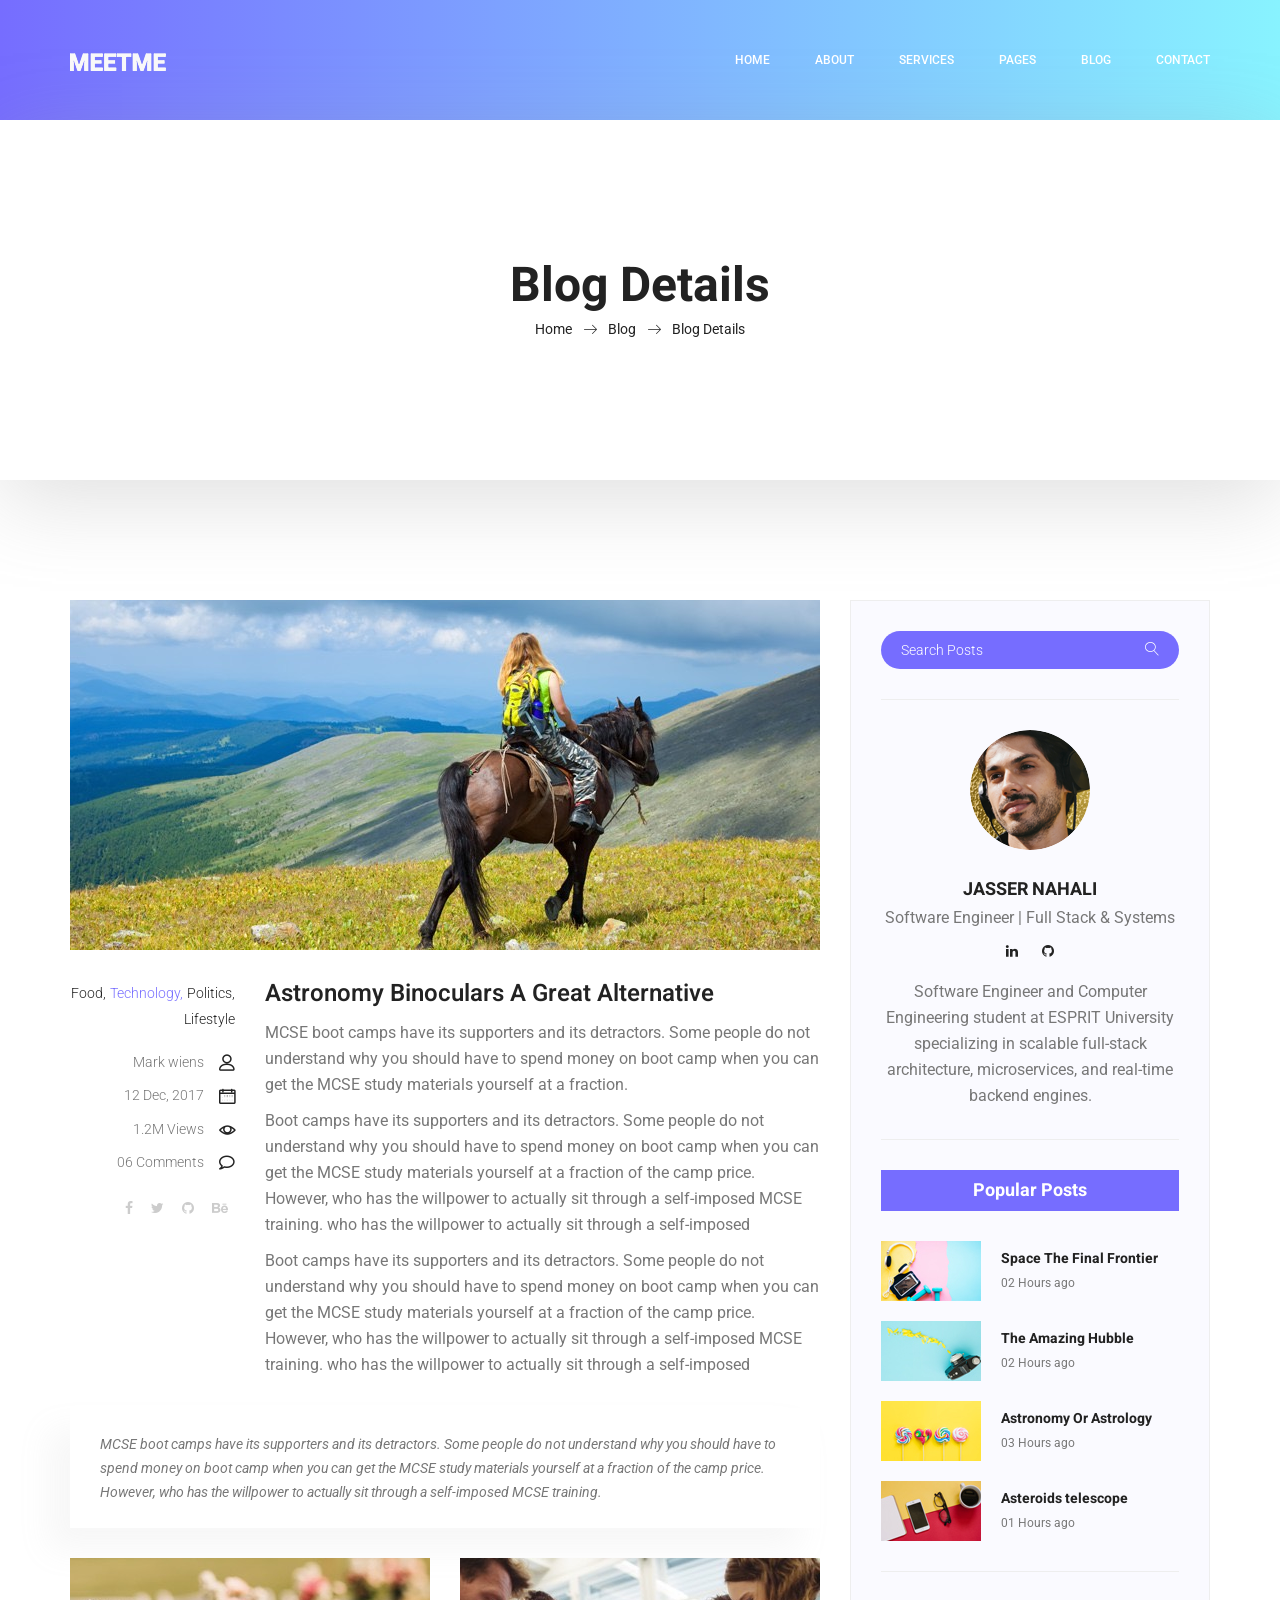
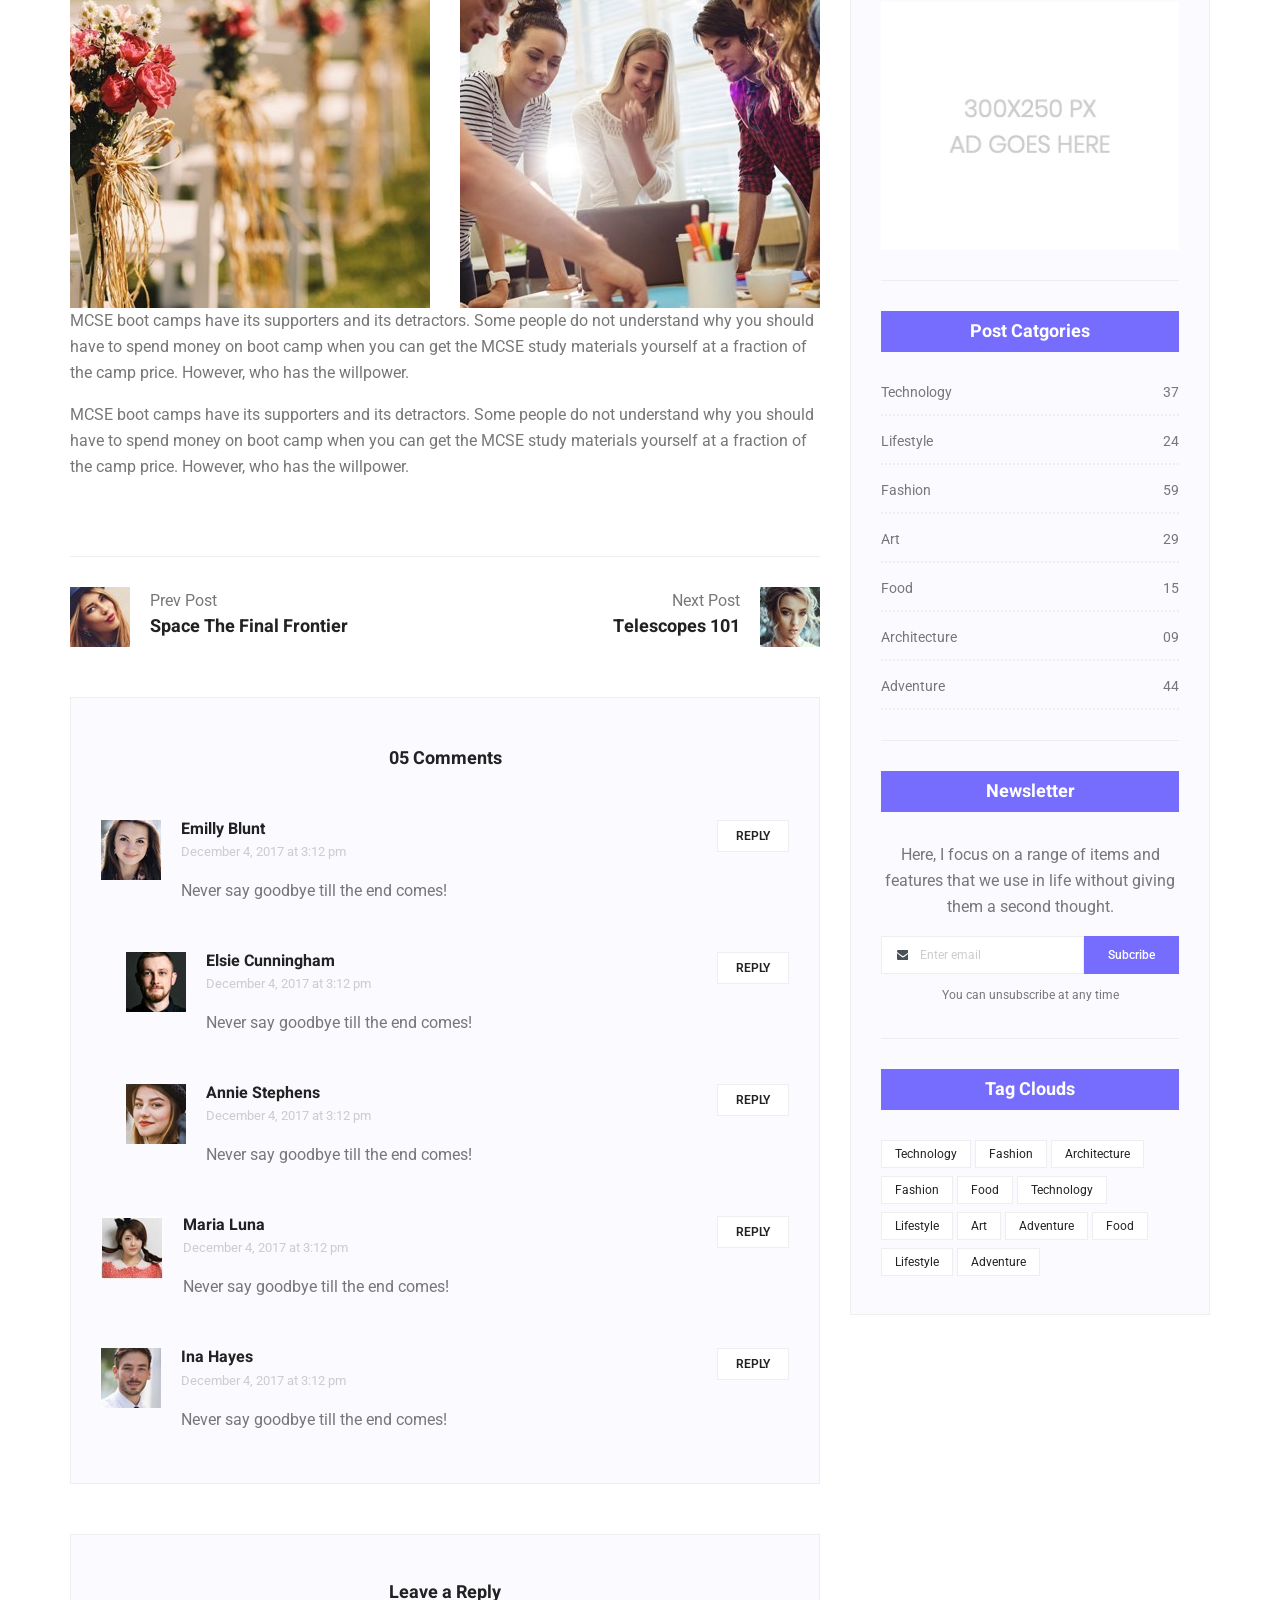
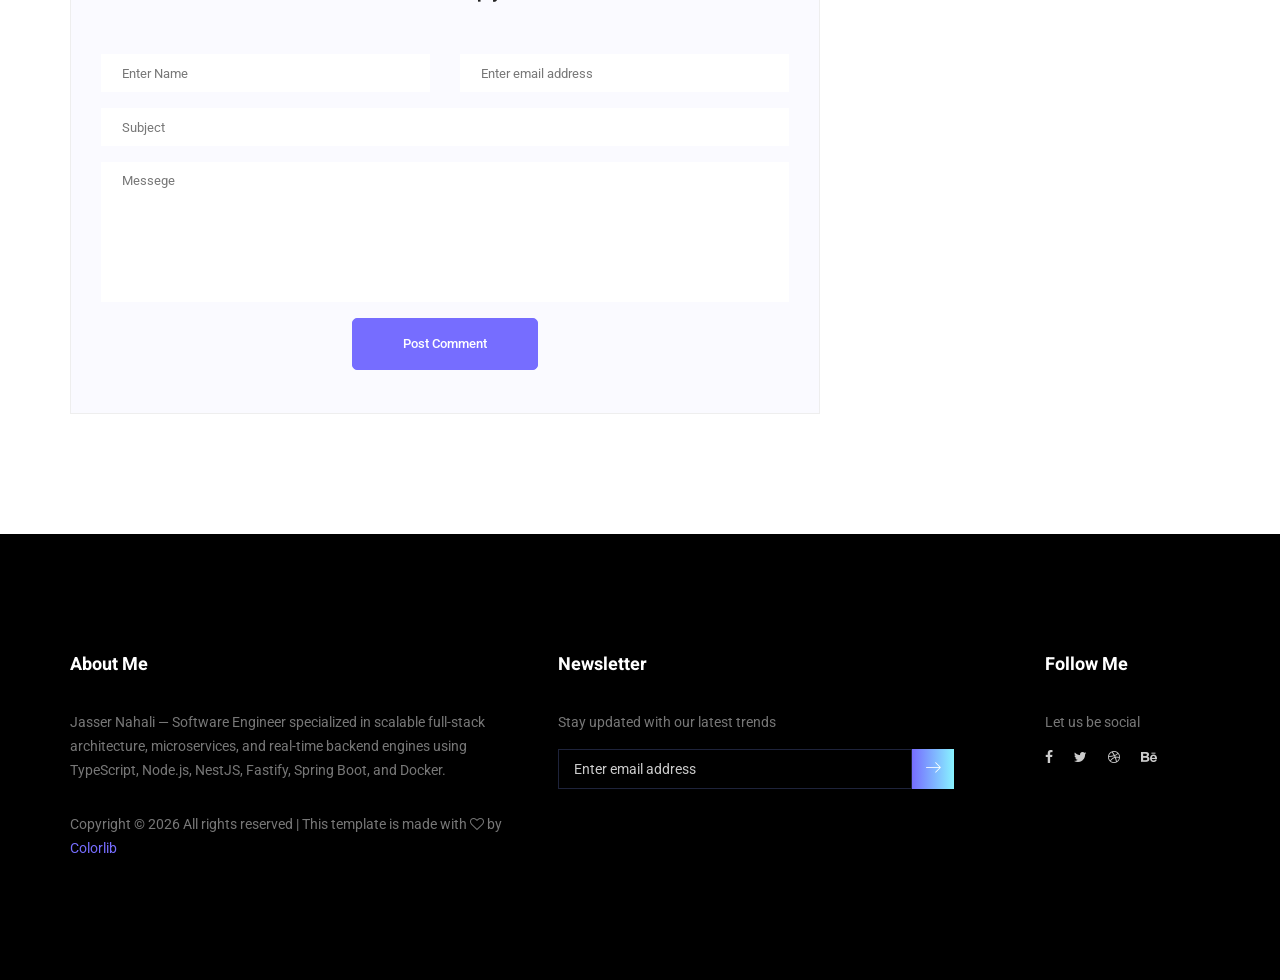
<file: single-blog.html>
<!doctype html>
<html lang="en">

<head>
    <!-- Required meta tags -->
    <meta charset="utf-8">
    <meta name="viewport" content="width=device-width, initial-scale=1, shrink-to-fit=no">
    <link rel="icon" href="img/favicon.png" type="image/png">
    <title>MeetMe Personal</title>
    <!-- Bootstrap CSS -->
    <link rel="stylesheet" href="css/bootstrap.css">
    <link rel="stylesheet" href="vendors/linericon/style.css">
    <link rel="stylesheet" href="css/font-awesome.min.css">
    <link rel="stylesheet" href="vendors/owl-carousel/owl.carousel.min.css">
    <link rel="stylesheet" href="vendors/lightbox/simpleLightbox.css">
    <link rel="stylesheet" href="vendors/nice-select/css/nice-select.css">
    <link rel="stylesheet" href="vendors/animate-css/animate.css">
    <link rel="stylesheet" href="vendors/popup/magnific-popup.css">
    <!-- main css -->
    <link rel="stylesheet" href="css/style.css">
    <link rel="stylesheet" href="css/responsive.css">
</head>

<body>

    <!--================Header Menu Area =================-->
    <header class="header_area">
        <div class="main_menu">
            <nav class="navbar navbar-expand-lg navbar-light">
                <div class="container box_1620">
                    <!-- Brand and toggle get grouped for better mobile display -->
                    <a class="navbar-brand logo_h" href="index.html"><img src="img/logo.png" alt=""></a>
                    <button class="navbar-toggler" type="button" data-toggle="collapse"
                        data-target="#navbarSupportedContent" aria-controls="navbarSupportedContent"
                        aria-expanded="false" aria-label="Toggle navigation">
                        <span class="icon-bar"></span>
                        <span class="icon-bar"></span>
                        <span class="icon-bar"></span>
                    </button>
                    <!-- Collect the nav links, forms, and other content for toggling -->
                    <div class="collapse navbar-collapse offset" id="navbarSupportedContent">
                        <ul class="nav navbar-nav menu_nav ml-auto">
                            <li class="nav-item active"><a class="nav-link" href="index.html">Home</a></li>
                            <li class="nav-item"><a class="nav-link" href="about-us.html">About</a></li>
                            <li class="nav-item"><a class="nav-link" href="services.html">Services</a></li>
                            <li class="nav-item submenu dropdown">
                                <a href="#" class="nav-link dropdown-toggle" data-toggle="dropdown" role="button"
                                    aria-haspopup="true" aria-expanded="false">Pages</a>
                                <ul class="dropdown-menu">
                                    <li class="nav-item"><a class="nav-link" href="portfolio.html">Portfolio</a></li>
                                    <li class="nav-item"><a class="nav-link" href="elements.html">Elements</a></li>
                                </ul>
                            </li>
                            <li class="nav-item submenu dropdown">
                                <a href="#" class="nav-link dropdown-toggle" data-toggle="dropdown" role="button"
                                    aria-haspopup="true" aria-expanded="false">Blog</a>
                                <ul class="dropdown-menu">
                                    <li class="nav-item"><a class="nav-link" href="blog.html">Blog</a></li>
                                    <li class="nav-item"><a class="nav-link" href="single-blog.html">Blog Details</a>
                                    </li>
                                </ul>
                            </li>
                            <li class="nav-item"><a class="nav-link" href="contact.html">Contact</a></li>
                        </ul>
                    </div>
                </div>
            </nav>
        </div>
    </header>
    <!--================Header Menu Area =================-->

    <!--================Home Banner Area =================-->
    <section class="banner_area">
        <div class="box_1620">
            <div class="banner_inner d-flex align-items-center">
                <div class="container">
                    <div class="banner_content text-center">
                        <h2>Blog Details</h2>
                        <div class="page_link">
                            <a href="index.html">Home</a>
                            <a href="blog.html">Blog</a>
                            <a href="single-blog.html">Blog Details</a>
                        </div>
                    </div>
                </div>
            </div>
        </div>
    </section>
    <!--================End Home Banner Area =================-->

    <!--================Blog Area =================-->
    <section class="blog_area single-post-area p_120">
        <div class="container">
            <div class="row">
                <div class="col-lg-8 posts-list">
                    <div class="single-post row">
                        <div class="col-lg-12">
                            <div class="feature-img">
                                <img class="img-fluid" src="img/blog/feature-img1.jpg" alt="">
                            </div>
                        </div>
                        <div class="col-lg-3  col-md-3">
                            <div class="blog_info text-right">
                                <div class="post_tag">
                                    <a href="#">Food,</a>
                                    <a class="active" href="#">Technology,</a>
                                    <a href="#">Politics,</a>
                                    <a href="#">Lifestyle</a>
                                </div>
                                <ul class="blog_meta list">
                                    <li><a href="#">Mark wiens<i class="lnr lnr-user"></i></a></li>
                                    <li><a href="#">12 Dec, 2017<i class="lnr lnr-calendar-full"></i></a></li>
                                    <li><a href="#">1.2M Views<i class="lnr lnr-eye"></i></a></li>
                                    <li><a href="#">06 Comments<i class="lnr lnr-bubble"></i></a></li>
                                </ul>
                                <ul class="social-links">
                                    <li><a href="#"><i class="fa fa-facebook"></i></a></li>
                                    <li><a href="#"><i class="fa fa-twitter"></i></a></li>
                                    <li><a href="#"><i class="fa fa-github"></i></a></li>
                                    <li><a href="#"><i class="fa fa-behance"></i></a></li>
                                </ul>
                            </div>
                        </div>
                        <div class="col-lg-9 col-md-9 blog_details">
                            <h2>Astronomy Binoculars A Great Alternative</h2>
                            <p class="excert">
                                MCSE boot camps have its supporters and its detractors. Some people do not understand
                                why you should have to spend money on boot camp when you can get the MCSE study
                                materials yourself at a fraction.
                            </p>
                            <p>
                                Boot camps have its supporters and its detractors. Some people do not understand why you
                                should have to spend money on boot camp when you can get the MCSE study materials
                                yourself at a fraction of the camp price. However, who has the willpower to actually sit
                                through a self-imposed MCSE training. who has the willpower to actually sit through a
                                self-imposed
                            </p>
                            <p>
                                Boot camps have its supporters and its detractors. Some people do not understand why you
                                should have to spend money on boot camp when you can get the MCSE study materials
                                yourself at a fraction of the camp price. However, who has the willpower to actually sit
                                through a self-imposed MCSE training. who has the willpower to actually sit through a
                                self-imposed
                            </p>
                        </div>
                        <div class="col-lg-12">
                            <div class="quotes">
                                MCSE boot camps have its supporters and its detractors. Some people do not understand
                                why you should have to spend money on boot camp when you can get the MCSE study
                                materials yourself at a fraction of the camp price. However, who has the willpower to
                                actually sit through a self-imposed MCSE training.
                            </div>
                            <div class="row">
                                <div class="col-6">
                                    <img class="img-fluid" src="img/blog/post-img1.jpg" alt="">
                                </div>
                                <div class="col-6">
                                    <img class="img-fluid" src="img/blog/post-img2.jpg" alt="">
                                </div>
                                <div class="col-lg-12 mt-25">
                                    <p>
                                        MCSE boot camps have its supporters and its detractors. Some people do not
                                        understand why you should have to spend money on boot camp when you can get the
                                        MCSE study materials yourself at a fraction of the camp price. However, who has
                                        the willpower.
                                    </p>
                                    <p>
                                        MCSE boot camps have its supporters and its detractors. Some people do not
                                        understand why you should have to spend money on boot camp when you can get the
                                        MCSE study materials yourself at a fraction of the camp price. However, who has
                                        the willpower.
                                    </p>
                                </div>
                            </div>
                        </div>
                    </div>
                    <div class="navigation-area">
                        <div class="row">
                            <div
                                class="col-lg-6 col-md-6 col-12 nav-left flex-row d-flex justify-content-start align-items-center">
                                <div class="thumb">
                                    <a href="#"><img class="img-fluid" src="img/blog/prev.jpg" alt=""></a>
                                </div>
                                <div class="arrow">
                                    <a href="#"><span class="lnr text-white lnr-arrow-left"></span></a>
                                </div>
                                <div class="detials">
                                    <p>Prev Post</p>
                                    <a href="#">
                                        <h4>Space The Final Frontier</h4>
                                    </a>
                                </div>
                            </div>
                            <div
                                class="col-lg-6 col-md-6 col-12 nav-right flex-row d-flex justify-content-end align-items-center">
                                <div class="detials">
                                    <p>Next Post</p>
                                    <a href="#">
                                        <h4>Telescopes 101</h4>
                                    </a>
                                </div>
                                <div class="arrow">
                                    <a href="#"><span class="lnr text-white lnr-arrow-right"></span></a>
                                </div>
                                <div class="thumb">
                                    <a href="#"><img class="img-fluid" src="img/blog/next.jpg" alt=""></a>
                                </div>
                            </div>
                        </div>
                    </div>
                    <div class="comments-area">
                        <h4>05 Comments</h4>
                        <div class="comment-list">
                            <div class="single-comment justify-content-between d-flex">
                                <div class="user justify-content-between d-flex">
                                    <div class="thumb">
                                        <img src="img/blog/c1.jpg" alt="">
                                    </div>
                                    <div class="desc">
                                        <h5><a href="#">Emilly Blunt</a></h5>
                                        <p class="date">December 4, 2017 at 3:12 pm </p>
                                        <p class="comment">
                                            Never say goodbye till the end comes!
                                        </p>
                                    </div>
                                </div>
                                <div class="reply-btn">
                                    <a href="" class="btn-reply text-uppercase">reply</a>
                                </div>
                            </div>
                        </div>
                        <div class="comment-list left-padding">
                            <div class="single-comment justify-content-between d-flex">
                                <div class="user justify-content-between d-flex">
                                    <div class="thumb">
                                        <img src="img/blog/c2.jpg" alt="">
                                    </div>
                                    <div class="desc">
                                        <h5><a href="#">Elsie Cunningham</a></h5>
                                        <p class="date">December 4, 2017 at 3:12 pm </p>
                                        <p class="comment">
                                            Never say goodbye till the end comes!
                                        </p>
                                    </div>
                                </div>
                                <div class="reply-btn">
                                    <a href="" class="btn-reply text-uppercase">reply</a>
                                </div>
                            </div>
                        </div>
                        <div class="comment-list left-padding">
                            <div class="single-comment justify-content-between d-flex">
                                <div class="user justify-content-between d-flex">
                                    <div class="thumb">
                                        <img src="img/blog/c3.jpg" alt="">
                                    </div>
                                    <div class="desc">
                                        <h5><a href="#">Annie Stephens</a></h5>
                                        <p class="date">December 4, 2017 at 3:12 pm </p>
                                        <p class="comment">
                                            Never say goodbye till the end comes!
                                        </p>
                                    </div>
                                </div>
                                <div class="reply-btn">
                                    <a href="" class="btn-reply text-uppercase">reply</a>
                                </div>
                            </div>
                        </div>
                        <div class="comment-list">
                            <div class="single-comment justify-content-between d-flex">
                                <div class="user justify-content-between d-flex">
                                    <div class="thumb">
                                        <img src="img/blog/c4.jpg" alt="">
                                    </div>
                                    <div class="desc">
                                        <h5><a href="#">Maria Luna</a></h5>
                                        <p class="date">December 4, 2017 at 3:12 pm </p>
                                        <p class="comment">
                                            Never say goodbye till the end comes!
                                        </p>
                                    </div>
                                </div>
                                <div class="reply-btn">
                                    <a href="" class="btn-reply text-uppercase">reply</a>
                                </div>
                            </div>
                        </div>
                        <div class="comment-list">
                            <div class="single-comment justify-content-between d-flex">
                                <div class="user justify-content-between d-flex">
                                    <div class="thumb">
                                        <img src="img/blog/c5.jpg" alt="">
                                    </div>
                                    <div class="desc">
                                        <h5><a href="#">Ina Hayes</a></h5>
                                        <p class="date">December 4, 2017 at 3:12 pm </p>
                                        <p class="comment">
                                            Never say goodbye till the end comes!
                                        </p>
                                    </div>
                                </div>
                                <div class="reply-btn">
                                    <a href="" class="btn-reply text-uppercase">reply</a>
                                </div>
                            </div>
                        </div>
                    </div>
                    <div class="comment-form">
                        <h4>Leave a Reply</h4>
                        <form>
                            <div class="form-group form-inline">
                                <div class="form-group col-lg-6 col-md-6 name">
                                    <input type="text" class="form-control" id="name" placeholder="Enter Name"
                                        onfocus="this.placeholder = ''" onblur="this.placeholder = 'Enter Name'">
                                </div>
                                <div class="form-group col-lg-6 col-md-6 email">
                                    <input type="email" class="form-control" id="email"
                                        placeholder="Enter email address" onfocus="this.placeholder = ''"
                                        onblur="this.placeholder = 'Enter email address'">
                                </div>
                            </div>
                            <div class="form-group">
                                <input type="text" class="form-control" id="subject" placeholder="Subject"
                                    onfocus="this.placeholder = ''" onblur="this.placeholder = 'Subject'">
                            </div>
                            <div class="form-group">
                                <textarea class="form-control mb-10" rows="5" name="message" placeholder="Messege"
                                    onfocus="this.placeholder = ''" onblur="this.placeholder = 'Messege'"
                                    required=""></textarea>
                            </div>
                            <a href="#" class="primary-btn submit_btn">Post Comment</a>
                        </form>
                    </div>
                </div>
                <div class="col-lg-4">
                    <div class="blog_right_sidebar">
                        <aside class="single_sidebar_widget search_widget">
                            <div class="input-group">
                                <input type="text" class="form-control" placeholder="Search Posts">
                                <span class="input-group-btn">
                                    <button class="btn btn-default" type="button"><i
                                            class="lnr lnr-magnifier"></i></button>
                                </span>
                            </div><!-- /input-group -->
                            <div class="br"></div>
                        </aside>
                        <aside class="single_sidebar_widget author_widget">
                            <img class="author_img rounded-circle" src="img/blog/author.png" alt="Jasser Nahali">
                            <h4>JASSER NAHALI</h4>
                            <p>Software Engineer | Full Stack & Systems</p>
                            <div class="social_icon">
                                <a href="https://www.linkedin.com/in/jasser-nahali-78a94a263/" target="_blank"><i class="fa fa-linkedin"></i></a>
                                <a href="https://github.com/Jasser1920" target="_blank"><i class="fa fa-github"></i></a>
                            </div>
                            <p>Software Engineer and Computer Engineering student at ESPRIT University specializing in scalable full-stack architecture, microservices, and real-time backend engines.</p>
                            <div class="br"></div>
                        </aside>
                        <aside class="single_sidebar_widget popular_post_widget">
                            <h3 class="widget_title">Popular Posts</h3>
                            <div class="media post_item">
                                <img src="img/blog/popular-post/post1.jpg" alt="post">
                                <div class="media-body">
                                    <a href="blog-details.html">
                                        <h3>Space The Final Frontier</h3>
                                    </a>
                                    <p>02 Hours ago</p>
                                </div>
                            </div>
                            <div class="media post_item">
                                <img src="img/blog/popular-post/post2.jpg" alt="post">
                                <div class="media-body">
                                    <a href="blog-details.html">
                                        <h3>The Amazing Hubble</h3>
                                    </a>
                                    <p>02 Hours ago</p>
                                </div>
                            </div>
                            <div class="media post_item">
                                <img src="img/blog/popular-post/post3.jpg" alt="post">
                                <div class="media-body">
                                    <a href="blog-details.html">
                                        <h3>Astronomy Or Astrology</h3>
                                    </a>
                                    <p>03 Hours ago</p>
                                </div>
                            </div>
                            <div class="media post_item">
                                <img src="img/blog/popular-post/post4.jpg" alt="post">
                                <div class="media-body">
                                    <a href="blog-details.html">
                                        <h3>Asteroids telescope</h3>
                                    </a>
                                    <p>01 Hours ago</p>
                                </div>
                            </div>
                            <div class="br"></div>
                        </aside>
                        <aside class="single_sidebar_widget ads_widget">
                            <a href="#"><img class="img-fluid" src="img/blog/add.jpg" alt=""></a>
                            <div class="br"></div>
                        </aside>
                        <aside class="single_sidebar_widget post_category_widget">
                            <h4 class="widget_title">Post Catgories</h4>
                            <ul class="list cat-list">
                                <li>
                                    <a href="#" class="d-flex justify-content-between">
                                        <p>Technology</p>
                                        <p>37</p>
                                    </a>
                                </li>
                                <li>
                                    <a href="#" class="d-flex justify-content-between">
                                        <p>Lifestyle</p>
                                        <p>24</p>
                                    </a>
                                </li>
                                <li>
                                    <a href="#" class="d-flex justify-content-between">
                                        <p>Fashion</p>
                                        <p>59</p>
                                    </a>
                                </li>
                                <li>
                                    <a href="#" class="d-flex justify-content-between">
                                        <p>Art</p>
                                        <p>29</p>
                                    </a>
                                </li>
                                <li>
                                    <a href="#" class="d-flex justify-content-between">
                                        <p>Food</p>
                                        <p>15</p>
                                    </a>
                                </li>
                                <li>
                                    <a href="#" class="d-flex justify-content-between">
                                        <p>Architecture</p>
                                        <p>09</p>
                                    </a>
                                </li>
                                <li>
                                    <a href="#" class="d-flex justify-content-between">
                                        <p>Adventure</p>
                                        <p>44</p>
                                    </a>
                                </li>
                            </ul>
                            <div class="br"></div>
                        </aside>
                        <aside class="single-sidebar-widget newsletter_widget">
                            <h4 class="widget_title">Newsletter</h4>
                            <p>
                                Here, I focus on a range of items and features that we use in life without
                                giving them a second thought.
                            </p>
                            <div class="form-group d-flex flex-row">
                                <div class="input-group">
                                    <div class="input-group-prepend">
                                        <div class="input-group-text"><i class="fa fa-envelope" aria-hidden="true"></i>
                                        </div>
                                    </div>
                                    <input type="text" class="form-control" id="inlineFormInputGroup"
                                        placeholder="Enter email" onfocus="this.placeholder = ''"
                                        onblur="this.placeholder = 'Enter email'">
                                </div>
                                <a href="#" class="bbtns">Subcribe</a>
                            </div>
                            <p class="text-bottom">You can unsubscribe at any time</p>
                            <div class="br"></div>
                        </aside>
                        <aside class="single-sidebar-widget tag_cloud_widget">
                            <h4 class="widget_title">Tag Clouds</h4>
                            <ul class="list">
                                <li><a href="#">Technology</a></li>
                                <li><a href="#">Fashion</a></li>
                                <li><a href="#">Architecture</a></li>
                                <li><a href="#">Fashion</a></li>
                                <li><a href="#">Food</a></li>
                                <li><a href="#">Technology</a></li>
                                <li><a href="#">Lifestyle</a></li>
                                <li><a href="#">Art</a></li>
                                <li><a href="#">Adventure</a></li>
                                <li><a href="#">Food</a></li>
                                <li><a href="#">Lifestyle</a></li>
                                <li><a href="#">Adventure</a></li>
                            </ul>
                        </aside>
                    </div>
                </div>
            </div>
        </div>
    </section>
    <!--================Blog Area =================-->

    <!--================Footer Area =================-->
    <footer class="footer_area p_120">
        <div class="container">
            <div class="row footer_inner">
                <div class="col-lg-5 col-sm-6">
                    <aside class="f_widget ab_widget">
                        <div class="f_title">
                            <h3>About Me</h3>
                        </div>
                        <p>Jasser Nahali — Software Engineer specialized in scalable full-stack architecture, microservices, and real-time backend engines using TypeScript, Node.js, NestJS, Fastify, Spring Boot, and Docker.</p>
                        <p><!-- Link back to Colorlib can't be removed. Template is licensed under CC BY 3.0. -->
                            Copyright &copy;
                            <script>document.write(new Date().getFullYear());</script> All rights reserved | This
                            template is made with <i class="fa fa-heart-o" aria-hidden="true"></i> by <a
                                href="https://colorlib.com" target="_blank">Colorlib</a>
                            <!-- Link back to Colorlib can't be removed. Template is licensed under CC BY 3.0. -->
                        </p>
                    </aside>
                </div>
                <div class="col-lg-5 col-sm-6">
                    <aside class="f_widget news_widget">
                        <div class="f_title">
                            <h3>Newsletter</h3>
                        </div>
                        <p>Stay updated with our latest trends</p>
                        <div id="mc_embed_signup">
                            <form target="_blank"
                                action="https://spondonit.us12.list-manage.com/subscribe/post?u=1462626880ade1ac87bd9c93a&amp;id=92a4423d01"
                                method="get" class="subscribe_form relative">
                                <div class="input-group d-flex flex-row">
                                    <input name="EMAIL" placeholder="Enter email address"
                                        onfocus="this.placeholder = ''" onblur="this.placeholder = 'Email Address '"
                                        required="" type="email">
                                    <button class="btn sub-btn"><span class="lnr lnr-arrow-right"></span></button>
                                </div>
                                <div class="mt-10 info"></div>
                            </form>
                        </div>
                    </aside>
                </div>
                <div class="col-lg-2">
                    <aside class="f_widget social_widget">
                        <div class="f_title">
                            <h3>Follow Me</h3>
                        </div>
                        <p>Let us be social</p>
                        <ul class="list">
                            <li><a href="#"><i class="fa fa-facebook"></i></a></li>
                            <li><a href="#"><i class="fa fa-twitter"></i></a></li>
                            <li><a href="#"><i class="fa fa-dribbble"></i></a></li>
                            <li><a href="#"><i class="fa fa-behance"></i></a></li>
                        </ul>
                    </aside>
                </div>
            </div>
        </div>
    </footer>
    <!--================End Footer Area =================-->




    <!-- Optional JavaScript -->
    <!-- jQuery first, then Popper.js, then Bootstrap JS -->
    <script src="js/jquery-3.3.1.min.js"></script>
    <script src="js/popper.js"></script>
    <script src="js/bootstrap.min.js"></script>
    <script src="js/stellar.js"></script>
    <script src="vendors/lightbox/simpleLightbox.min.js"></script>
    <script src="vendors/nice-select/js/jquery.nice-select.min.js"></script>
    <script src="vendors/isotope/imagesloaded.pkgd.min.js"></script>
    <script src="vendors/isotope/isotope.pkgd.min.js"></script>
    <script src="vendors/owl-carousel/owl.carousel.min.js"></script>
    <script src="vendors/popup/jquery.magnific-popup.min.js"></script>
    <script src="js/jquery.ajaxchimp.min.js"></script>
    <script src="vendors/counter-up/jquery.waypoints.min.js"></script>
    <script src="vendors/counter-up/jquery.counterup.min.js"></script>
    <script src="js/mail-script.js"></script>
    <script src="js/theme.js"></script>
</body>

</html>
</file>
<file: css/main.css>
/* Layout concept: maison-style editorial — split campaign hero, wide margins,
   hairline rules, small tracked uppercase labels, one soft beige gradient. */
:root {
  --ivory: #fbfaf8;
  --sand: #eee8df;
  --sand-deep: #e2dad0;
  --ink: #141312;
  --stone: #77716a;
  --line: #ddd6cc;

  --font: "Jost", "Futura", "Century Gothic", "Helvetica Neue", Arial, sans-serif;

  --gutter: clamp(20px, 5vw, 72px);
  --section: clamp(80px, 11vw, 160px);
  --ease: cubic-bezier(.22, .61, .36, 1);
  color-scheme: light;
}

*,
*::before,
*::after { box-sizing: border-box; }

html { scroll-behavior: smooth; scroll-padding-top: 72px; }

body {
  margin: 0;
  background: var(--ivory);
  color: var(--ink);
  font-family: var(--font);
  font-weight: 300;
  font-size: 16px;
  line-height: 1.7;
  -webkit-font-smoothing: antialiased;
}

img { max-width: 100%; display: block; }
a { color: inherit; text-decoration: none; }
button { font: inherit; text-transform: inherit; letter-spacing: inherit; color: inherit; background: none; border: 0; padding: 0; cursor: pointer; }
:focus-visible { outline: 1px solid var(--ink); outline-offset: 4px; }

.label {
  font-size: 11px;
  font-weight: 400;
  letter-spacing: .24em;
  text-transform: uppercase;
}

.link-line {
  position: relative;
  display: inline-block;
  padding-bottom: 4px;
}
.link-line::after {
  content: "";
  position: absolute;
  left: 0; right: 0; bottom: 0;
  height: 1px;
  background: currentColor;
  transform-origin: left;
  transition: transform .5s var(--ease);
}
.link-line:hover::after { transform: scaleX(.35); }

.wrap {
  max-width: 1440px;
  margin: 0 auto;
  padding-left: max(var(--gutter), env(safe-area-inset-left, 0px));
  padding-right: max(var(--gutter), env(safe-area-inset-right, 0px));
}

/* ---------- Header ---------- */
.site-header {
  position: fixed;
  top: 0; left: 0; right: 0;
  z-index: 50;
  padding-top: env(safe-area-inset-top, 0px);
  transition: background .4s var(--ease), border-color .4s var(--ease);
  border-bottom: 1px solid transparent;
}
.site-header.is-solid {
  background: rgba(251, 250, 248, .96);
  border-bottom-color: var(--line);
  backdrop-filter: blur(6px);
}
.site-header .wrap {
  display: grid;
  grid-template-columns: 1fr auto 1fr;
  align-items: center;
  height: 72px;
}
.nav { display: flex; gap: 32px; }
.nav a { opacity: .85; transition: opacity .3s; }
.nav a:hover { opacity: 1; }

.wordmark {
  font-size: 15px;
  font-weight: 400;
  letter-spacing: .42em;
  text-transform: uppercase;
  margin-right: -.42em;
  white-space: nowrap;
}

.tools { display: flex; justify-content: flex-end; align-items: center; gap: 28px; }
.lang { display: flex; align-items: center; gap: 10px; }
.lang-btn { opacity: .4; transition: opacity .3s; }
.lang-btn.active { opacity: 1; }
.lang span { opacity: .3; }

.cv { position: relative; }
.cv-menu {
  position: absolute;
  right: 0; top: calc(100% + 18px);
  min-width: 220px;
  background: var(--ivory);
  border: 1px solid var(--line);
  padding: 8px 0;
  display: none;
}
.cv.open .cv-menu { display: block; }
.cv-menu a { display: block; padding: 12px 20px; }
.cv-menu a:hover { background: var(--sand); }

.menu-toggle { display: none; }

/* ---------- Hero ---------- */
.hero {
  display: grid;
  grid-template-columns: 1.1fr 1fr;
  min-height: min(100vh, 980px);
}
.hero-media {
  position: relative;
  overflow: hidden;
  background: var(--sand);
}
.hero-media img {
  width: 100%;
  height: 100%;
  object-fit: cover;
  object-position: 50% 20%;
  animation: settle 2.4s var(--ease) both;
}
.hero-media::after {
  content: "";
  position: absolute;
  inset: 0;
  background: linear-gradient(to top, rgba(20, 19, 18, .28), rgba(20, 19, 18, 0) 38%);
  pointer-events: none;
}
.hero-caption {
  position: absolute;
  left: var(--gutter); bottom: 36px;
  z-index: 1;
  color: #fbfaf8;
}
@keyframes settle {
  from { transform: scale(1.06); }
  to { transform: scale(1); }
}

.hero-text {
  display: flex;
  flex-direction: column;
  justify-content: flex-end;
  gap: 40px;
  padding: 140px var(--gutter) 72px;
  background: linear-gradient(180deg, var(--ivory) 0%, var(--sand) 100%);
}
.hero-text h1 {
  margin: 0;
  font-size: clamp(40px, 5.4vw, 84px);
  font-weight: 300;
  line-height: 1;
  letter-spacing: .08em;
  text-transform: uppercase;
}
.hero-text h1 span { display: block; }
.hero-title { color: var(--stone); }
.hero-desc { max-width: 46ch; margin: 0; font-size: 15px; }
.hero-links { display: flex; flex-wrap: wrap; gap: 36px; }

/* ---------- Sections ---------- */
.section { padding-block: var(--section); }
.section-head {
  display: flex;
  flex-direction: column;
  align-items: center;
  gap: 18px;
  text-align: center;
  margin-bottom: clamp(48px, 7vw, 96px);
}
.section-head h2 {
  margin: 0;
  font-size: clamp(26px, 3vw, 40px);
  font-weight: 300;
  letter-spacing: .12em;
  text-transform: uppercase;
  text-wrap: balance;
}
.section-head p { margin: 0; max-width: 60ch; color: var(--stone); }

/* About */
.about-body {
  max-width: 760px;
  margin: 0 auto;
  text-align: center;
  font-size: clamp(17px, 1.5vw, 20px);
  line-height: 1.8;
}
.pillars {
  display: grid;
  grid-template-columns: repeat(3, minmax(0, 1fr));
  gap: clamp(24px, 4vw, 64px);
  margin-top: clamp(64px, 8vw, 120px);
}
.pillar { border-top: 1px solid var(--ink); padding-top: 24px; }
.pillar h3 { margin: 0 0 12px; }
.pillar p { margin: 0; color: var(--stone); font-size: 15px; }

/* Experience / Education */
.band { background: var(--sand); }
.tabs { display: flex; justify-content: center; gap: 48px; margin-bottom: 56px; }
.tab { padding-bottom: 8px; border-bottom: 1px solid transparent; opacity: .45; transition: opacity .3s, border-color .3s; }
.tab[aria-selected="true"] { opacity: 1; border-bottom-color: var(--ink); }

.entries { max-width: 1080px; margin: 0 auto; border-top: 1px solid var(--sand-deep); }
.entry { border-bottom: 1px solid var(--sand-deep); }
.entry summary,
.entry-row {
  list-style: none;
  display: grid;
  grid-template-columns: 180px minmax(0, 1fr) 24px;
  gap: 32px;
  align-items: baseline;
  padding: 32px 0;
  cursor: pointer;
}
.entry summary::-webkit-details-marker { display: none; }
.entry-date { color: var(--stone); font-variant-numeric: tabular-nums; }
.entry h3 { margin: 0 0 6px; font-size: clamp(18px, 1.7vw, 22px); font-weight: 400; line-height: 1.35; }
.entry-org { margin: 0; color: var(--stone); font-size: 14px; }
.entry-sign { position: relative; width: 14px; height: 14px; justify-self: end; }
.entry-sign::before,
.entry-sign::after {
  content: "";
  position: absolute;
  left: 0; top: 50%;
  width: 14px; height: 1px;
  background: var(--ink);
  transition: transform .4s var(--ease);
}
.entry-sign::after { transform: rotate(90deg); }
.entry[open] .entry-sign::after { transform: rotate(0deg); }
.entry-desc {
  margin: -8px 0 0;
  padding: 0 56px 36px 212px;
  max-width: 900px;
  font-size: 15px;
}
.entry.static .entry-row { grid-template-columns: 180px minmax(0, 1fr); cursor: default; }

/* Stack */
.stack { max-width: 1080px; margin: 0 auto; list-style: none; padding: 0; }
.stack li {
  display: grid;
  grid-template-columns: 180px minmax(0, 1fr);
  gap: 32px;
  padding: 22px 0;
  border-bottom: 1px solid var(--line);
  font-size: clamp(16px, 1.4vw, 19px);
}
.stack li:first-child { border-top: 1px solid var(--line); }
.stack .label { color: var(--stone); padding-top: 5px; }

/* Languages */
.languages {
  display: grid;
  grid-template-columns: repeat(3, minmax(0, 1fr));
  gap: clamp(24px, 4vw, 64px);
}
.language { text-align: center; padding: 0 8px; }
.language h3 {
  margin: 0 0 10px;
  font-size: clamp(28px, 3vw, 40px);
  font-weight: 300;
  letter-spacing: .1em;
  text-transform: uppercase;
}
.language .label { color: var(--stone); }
.language p { margin: 20px auto 0; max-width: 34ch; font-size: 15px; }

/* Contact */
.contact {
  background: linear-gradient(180deg, var(--sand) 0%, var(--sand-deep) 100%);
  text-align: center;
}
.contact-mail {
  display: inline-block;
  font-size: clamp(22px, 4.2vw, 56px);
  font-weight: 300;
  letter-spacing: .02em;
  overflow-wrap: anywhere;
}
.contact-meta {
  display: flex;
  justify-content: center;
  flex-wrap: wrap;
  gap: 16px 48px;
  margin-top: 48px;
  color: var(--stone);
}
.socials { display: flex; justify-content: center; flex-wrap: wrap; gap: 40px; margin-top: 64px; }

/* Footer */
.site-footer { border-top: 1px solid var(--line); }
.site-footer .wrap {
  display: flex;
  justify-content: space-between;
  align-items: center;
  gap: 16px;
  padding-block: 28px;
  color: var(--stone);
}

/* ---------- Responsive ---------- */
@media (max-width: 1080px) {
  .nav { gap: 22px; }
  .tools { gap: 20px; }
}

@media (max-width: 900px) {
  .site-header .wrap { grid-template-columns: auto 1fr auto; height: 64px; }
  .menu-toggle { display: block; }
  .wordmark { justify-self: center; font-size: 13px; letter-spacing: .32em; margin-right: -.32em; }
  .nav {
    position: fixed;
    inset: calc(64px + env(safe-area-inset-top, 0px)) 0 auto 0;
    flex-direction: column;
    gap: 0;
    background: var(--ivory);
    border-bottom: 1px solid var(--line);
    padding: 8px var(--gutter) 24px;
    display: none;
  }
  .site-header.menu-open { background: var(--ivory); }
  .site-header.menu-open .nav { display: flex; }
  .nav a { padding: 16px 0; border-bottom: 1px solid var(--line); }
  .cv-label { display: none; }

  .hero { grid-template-columns: 1fr; min-height: 0; }
  .hero-media { width: 100%; aspect-ratio: 4 / 5; max-height: 86vh; }
  .hero-text { padding: 56px var(--gutter) 64px; gap: 28px; }

  .pillars, .languages { grid-template-columns: 1fr; }
  .languages { gap: 56px; }

  .entry summary, .entry.static .entry-row { grid-template-columns: minmax(0, 1fr) 20px; gap: 8px 16px; padding: 26px 0; }
  .entry-date { grid-column: 1 / -1; }
  .entry-desc { padding: 0 0 28px; }
  .stack li { grid-template-columns: 1fr; gap: 6px; }
  .tabs { gap: 32px; }
}

@media (max-width: 480px) {
  .tools { gap: 14px; }
  .site-footer .wrap { flex-direction: column; text-align: center; }
}

@media (prefers-reduced-motion: reduce) {
  html { scroll-behavior: auto; }
  *, *::before, *::after { animation: none !important; transition: none !important; }
}

/* Content is filled in from content/site.json; avoid a flash of empty layout */
body.is-loading main,
body.is-loading .site-footer { opacity: 0; }
main, .site-footer { transition: opacity .5s var(--ease); }
</file>
<file: vendors/linericon/style.css>
@font-face {
	font-family: 'Linearicons-Free';
	src:url('fonts/Linearicons-Free.eot?w118d');
	src:url('fonts/Linearicons-Free.eot?#iefixw118d') format('embedded-opentype'),
		url('fonts/Linearicons-Free.woff2?w118d') format('woff2'),
		url('fonts/Linearicons-Free.woff?w118d') format('woff'),
		url('fonts/Linearicons-Free.ttf?w118d') format('truetype'),
		url('fonts/Linearicons-Free.svg?w118d#Linearicons-Free') format('svg');
	font-weight: normal;
	font-style: normal;
}

.lnr {
	font-family: 'Linearicons-Free';
	speak: none;
	font-style: normal;
	font-weight: normal;
	font-variant: normal;
	text-transform: none;
	line-height: 1;

	/* Better Font Rendering =========== */
	-webkit-font-smoothing: antialiased;
	-moz-osx-font-smoothing: grayscale;
}

.lnr-home:before {
	content: "\e800";
}
.lnr-apartment:before {
	content: "\e801";
}
.lnr-pencil:before {
	content: "\e802";
}
.lnr-magic-wand:before {
	content: "\e803";
}
.lnr-drop:before {
	content: "\e804";
}
.lnr-lighter:before {
	content: "\e805";
}
.lnr-poop:before {
	content: "\e806";
}
.lnr-sun:before {
	content: "\e807";
}
.lnr-moon:before {
	content: "\e808";
}
.lnr-cloud:before {
	content: "\e809";
}
.lnr-cloud-upload:before {
	content: "\e80a";
}
.lnr-cloud-download:before {
	content: "\e80b";
}
.lnr-cloud-sync:before {
	content: "\e80c";
}
.lnr-cloud-check:before {
	content: "\e80d";
}
.lnr-database:before {
	content: "\e80e";
}
.lnr-lock:before {
	content: "\e80f";
}
.lnr-cog:before {
	content: "\e810";
}
.lnr-trash:before {
	content: "\e811";
}
.lnr-dice:before {
	content: "\e812";
}
.lnr-heart:before {
	content: "\e813";
}
.lnr-star:before {
	content: "\e814";
}
.lnr-star-half:before {
	content: "\e815";
}
.lnr-star-empty:before {
	content: "\e816";
}
.lnr-flag:before {
	content: "\e817";
}
.lnr-envelope:before {
	content: "\e818";
}
.lnr-paperclip:before {
	content: "\e819";
}
.lnr-inbox:before {
	content: "\e81a";
}
.lnr-eye:before {
	content: "\e81b";
}
.lnr-printer:before {
	content: "\e81c";
}
.lnr-file-empty:before {
	content: "\e81d";
}
.lnr-file-add:before {
	content: "\e81e";
}
.lnr-enter:before {
	content: "\e81f";
}
.lnr-exit:before {
	content: "\e820";
}
.lnr-graduation-hat:before {
	content: "\e821";
}
.lnr-license:before {
	content: "\e822";
}
.lnr-music-note:before {
	content: "\e823";
}
.lnr-film-play:before {
	content: "\e824";
}
.lnr-camera-video:before {
	content: "\e825";
}
.lnr-camera:before {
	content: "\e826";
}
.lnr-picture:before {
	content: "\e827";
}
.lnr-book:before {
	content: "\e828";
}
.lnr-bookmark:before {
	content: "\e829";
}
.lnr-user:before {
	content: "\e82a";
}
.lnr-users:before {
	content: "\e82b";
}
.lnr-shirt:before {
	content: "\e82c";
}
.lnr-store:before {
	content: "\e82d";
}
.lnr-cart:before {
	content: "\e82e";
}
.lnr-tag:before {
	content: "\e82f";
}
.lnr-phone-handset:before {
	content: "\e830";
}
.lnr-phone:before {
	content: "\e831";
}
.lnr-pushpin:before {
	content: "\e832";
}
.lnr-map-marker:before {
	content: "\e833";
}
.lnr-map:before {
	content: "\e834";
}
.lnr-location:before {
	content: "\e835";
}
.lnr-calendar-full:before {
	content: "\e836";
}
.lnr-keyboard:before {
	content: "\e837";
}
.lnr-spell-check:before {
	content: "\e838";
}
.lnr-screen:before {
	content: "\e839";
}
.lnr-smartphone:before {
	content: "\e83a";
}
.lnr-tablet:before {
	content: "\e83b";
}
.lnr-laptop:before {
	content: "\e83c";
}
.lnr-laptop-phone:before {
	content: "\e83d";
}
.lnr-power-switch:before {
	content: "\e83e";
}
.lnr-bubble:before {
	content: "\e83f";
}
.lnr-heart-pulse:before {
	content: "\e840";
}
.lnr-construction:before {
	content: "\e841";
}
.lnr-pie-chart:before {
	content: "\e842";
}
.lnr-chart-bars:before {
	content: "\e843";
}
.lnr-gift:before {
	content: "\e844";
}
.lnr-diamond:before {
	content: "\e845";
}
.lnr-linearicons:before {
	content: "\e846";
}
.lnr-dinner:before {
	content: "\e847";
}
.lnr-coffee-cup:before {
	content: "\e848";
}
.lnr-leaf:before {
	content: "\e849";
}
.lnr-paw:before {
	content: "\e84a";
}
.lnr-rocket:before {
	content: "\e84b";
}
.lnr-briefcase:before {
	content: "\e84c";
}
.lnr-bus:before {
	content: "\e84d";
}
.lnr-car:before {
	content: "\e84e";
}
.lnr-train:before {
	content: "\e84f";
}
.lnr-bicycle:before {
	content: "\e850";
}
.lnr-wheelchair:before {
	content: "\e851";
}
.lnr-select:before {
	content: "\e852";
}
.lnr-earth:before {
	content: "\e853";
}
.lnr-smile:before {
	content: "\e854";
}
.lnr-sad:before {
	content: "\e855";
}
.lnr-neutral:before {
	content: "\e856";
}
.lnr-mustache:before {
	content: "\e857";
}
.lnr-alarm:before {
	content: "\e858";
}
.lnr-bullhorn:before {
	content: "\e859";
}
.lnr-volume-high:before {
	content: "\e85a";
}
.lnr-volume-medium:before {
	content: "\e85b";
}
.lnr-volume-low:before {
	content: "\e85c";
}
.lnr-volume:before {
	content: "\e85d";
}
.lnr-mic:before {
	content: "\e85e";
}
.lnr-hourglass:before {
	content: "\e85f";
}
.lnr-undo:before {
	content: "\e860";
}
.lnr-redo:before {
	content: "\e861";
}
.lnr-sync:before {
	content: "\e862";
}
.lnr-history:before {
	content: "\e863";
}
.lnr-clock:before {
	content: "\e864";
}
.lnr-download:before {
	content: "\e865";
}
.lnr-upload:before {
	content: "\e866";
}
.lnr-enter-down:before {
	content: "\e867";
}
.lnr-exit-up:before {
	content: "\e868";
}
.lnr-bug:before {
	content: "\e869";
}
.lnr-code:before {
	content: "\e86a";
}
.lnr-link:before {
	content: "\e86b";
}
.lnr-unlink:before {
	content: "\e86c";
}
.lnr-thumbs-up:before {
	content: "\e86d";
}
.lnr-thumbs-down:before {
	content: "\e86e";
}
.lnr-magnifier:before {
	content: "\e86f";
}
.lnr-cross:before {
	content: "\e870";
}
.lnr-menu:before {
	content: "\e871";
}
.lnr-list:before {
	content: "\e872";
}
.lnr-chevron-up:before {
	content: "\e873";
}
.lnr-chevron-down:before {
	content: "\e874";
}
.lnr-chevron-left:before {
	content: "\e875";
}
.lnr-chevron-right:before {
	content: "\e876";
}
.lnr-arrow-up:before {
	content: "\e877";
}
.lnr-arrow-down:before {
	content: "\e878";
}
.lnr-arrow-left:before {
	content: "\e879";
}
.lnr-arrow-right:before {
	content: "\e87a";
}
.lnr-move:before {
	content: "\e87b";
}
.lnr-warning:before {
	content: "\e87c";
}
.lnr-question-circle:before {
	content: "\e87d";
}
.lnr-menu-circle:before {
	content: "\e87e";
}
.lnr-checkmark-circle:before {
	content: "\e87f";
}
.lnr-cross-circle:before {
	content: "\e880";
}
.lnr-plus-circle:before {
	content: "\e881";
}
.lnr-circle-minus:before {
	content: "\e882";
}
.lnr-arrow-up-circle:before {
	content: "\e883";
}
.lnr-arrow-down-circle:before {
	content: "\e884";
}
.lnr-arrow-left-circle:before {
	content: "\e885";
}
.lnr-arrow-right-circle:before {
	content: "\e886";
}
.lnr-chevron-up-circle:before {
	content: "\e887";
}
.lnr-chevron-down-circle:before {
	content: "\e888";
}
.lnr-chevron-left-circle:before {
	content: "\e889";
}
.lnr-chevron-right-circle:before {
	content: "\e88a";
}
.lnr-crop:before {
	content: "\e88b";
}
.lnr-frame-expand:before {
	content: "\e88c";
}
.lnr-frame-contract:before {
	content: "\e88d";
}
.lnr-layers:before {
	content: "\e88e";
}
.lnr-funnel:before {
	content: "\e88f";
}
.lnr-text-format:before {
	content: "\e890";
}
.lnr-text-format-remove:before {
	content: "\e891";
}
.lnr-text-size:before {
	content: "\e892";
}
.lnr-bold:before {
	content: "\e893";
}
.lnr-italic:before {
	content: "\e894";
}
.lnr-underline:before {
	content: "\e895";
}
.lnr-strikethrough:before {
	content: "\e896";
}
.lnr-highlight:before {
	content: "\e897";
}
.lnr-text-align-left:before {
	content: "\e898";
}
.lnr-text-align-center:before {
	content: "\e899";
}
.lnr-text-align-right:before {
	content: "\e89a";
}
.lnr-text-align-justify:before {
	content: "\e89b";
}
.lnr-line-spacing:before {
	content: "\e89c";
}
.lnr-indent-increase:before {
	content: "\e89d";
}
.lnr-indent-decrease:before {
	content: "\e89e";
}
.lnr-pilcrow:before {
	content: "\e89f";
}
.lnr-direction-ltr:before {
	content: "\e8a0";
}
.lnr-direction-rtl:before {
	content: "\e8a1";
}
.lnr-page-break:before {
	content: "\e8a2";
}
.lnr-sort-alpha-asc:before {
	content: "\e8a3";
}
.lnr-sort-amount-asc:before {
	content: "\e8a4";
}
.lnr-hand:before {
	content: "\e8a5";
}
.lnr-pointer-up:before {
	content: "\e8a6";
}
.lnr-pointer-right:before {
	content: "\e8a7";
}
.lnr-pointer-down:before {
	content: "\e8a8";
}
.lnr-pointer-left:before {
	content: "\e8a9";
}
</file>
<file: vendors/nice-select/css/nice-select.css>
.nice-select {
  -webkit-tap-highlight-color: transparent;
  background-color: #fff;
  border-radius: 5px;
  border: solid 1px #e8e8e8;
  box-sizing: border-box;
  clear: both;
  cursor: pointer;
  display: block;
  float: left;
  font-family: inherit;
  font-size: 14px;
  font-weight: normal;
  height: 42px;
  line-height: 40px;
  outline: none;
  padding-left: 18px;
  padding-right: 30px;
  position: relative;
  text-align: left !important;
  -webkit-transition: all 0.2s ease-in-out;
  transition: all 0.2s ease-in-out;
  -webkit-user-select: none;
     -moz-user-select: none;
      -ms-user-select: none;
          user-select: none;
  white-space: nowrap;
  width: auto; }
  .nice-select:hover {
    border-color: #dbdbdb; }
  .nice-select:active, .nice-select.open, .nice-select:focus {
    border-color: #999; }
  .nice-select:after {
    border-bottom: 2px solid #999;
    border-right: 2px solid #999;
    content: '';
    display: block;
    height: 5px;
    margin-top: -4px;
    pointer-events: none;
    position: absolute;
    right: 12px;
    top: 50%;
    -webkit-transform-origin: 66% 66%;
        -ms-transform-origin: 66% 66%;
            transform-origin: 66% 66%;
    -webkit-transform: rotate(45deg);
        -ms-transform: rotate(45deg);
            transform: rotate(45deg);
    -webkit-transition: all 0.15s ease-in-out;
    transition: all 0.15s ease-in-out;
    width: 5px; }
  .nice-select.open:after {
    -webkit-transform: rotate(-135deg);
        -ms-transform: rotate(-135deg);
            transform: rotate(-135deg); }
  .nice-select.open .list {
    opacity: 1;
    pointer-events: auto;
    -webkit-transform: scale(1) translateY(0);
        -ms-transform: scale(1) translateY(0);
            transform: scale(1) translateY(0); }
  .nice-select.disabled {
    border-color: #ededed;
    color: #999;
    pointer-events: none; }
    .nice-select.disabled:after {
      border-color: #cccccc; }
  .nice-select.wide {
    width: 100%; }
    .nice-select.wide .list {
      left: 0 !important;
      right: 0 !important; }
  .nice-select.right {
    float: right; }
    .nice-select.right .list {
      left: auto;
      right: 0; }
  .nice-select.small {
    font-size: 12px;
    height: 36px;
    line-height: 34px; }
    .nice-select.small:after {
      height: 4px;
      width: 4px; }
    .nice-select.small .option {
      line-height: 34px;
      min-height: 34px; }
  .nice-select .list {
    background-color: #fff;
    border-radius: 5px;
    box-shadow: 0 0 0 1px rgba(68, 68, 68, 0.11);
    box-sizing: border-box;
    margin-top: 4px;
    opacity: 0;
    overflow: hidden;
    padding: 0;
    pointer-events: none;
    position: absolute;
    top: 100%;
    left: 0;
    -webkit-transform-origin: 50% 0;
        -ms-transform-origin: 50% 0;
            transform-origin: 50% 0;
    -webkit-transform: scale(0.75) translateY(-21px);
        -ms-transform: scale(0.75) translateY(-21px);
            transform: scale(0.75) translateY(-21px);
    -webkit-transition: all 0.2s cubic-bezier(0.5, 0, 0, 1.25), opacity 0.15s ease-out;
    transition: all 0.2s cubic-bezier(0.5, 0, 0, 1.25), opacity 0.15s ease-out;
    z-index: 9; }
    .nice-select .list:hover .option:not(:hover) {
      background-color: transparent !important; }
  .nice-select .option {
    cursor: pointer;
    font-weight: 400;
    line-height: 40px;
    list-style: none;
    min-height: 40px;
    outline: none;
    padding-left: 18px;
    padding-right: 29px;
    text-align: left;
    -webkit-transition: all 0.2s;
    transition: all 0.2s; }
    .nice-select .option:hover, .nice-select .option.focus, .nice-select .option.selected.focus {
      background-color: #f6f6f6; }
    .nice-select .option.selected {
      font-weight: bold; }
    .nice-select .option.disabled {
      background-color: transparent;
      color: #999;
      cursor: default; }

.no-csspointerevents .nice-select .list {
  display: none; }

.no-csspointerevents .nice-select.open .list {
  display: block; }
</file>
<file: css/style.css>
/*----------------------------------------------------
@File: Default Styles
@Author: Rocky Ahmed
@URL: http://wethemez.com
Author E-mail: rockybd1995@gmail.com

This file contains the styling for the actual theme, this
is the file you need to edit to change the look of the
theme.
---------------------------------------------------- */
/*=====================================================================
@Template Name: Builder Construction 
@Author: Rocky Ahmed
@Developed By: Rocky Ahmed
@Developer URL: http://rocky.wethemez.com
Author E-mail: rockybd1995@gmail.com

@Default Styles

Table of Content:
01/ Variables
02/ predefin
03/ header
04/ button
05/ banner
06/ breadcrumb
07/ about
08/ team
09/ project 
10/ price 
11/ team 
12/ blog 
13/ video  
14/ features  
15/ career  
16/ contact 
17/ footer

=====================================================================*/
/*----------------------------------------------------*/
/*font Variables*/
/*Color Variables*/
/*=================== fonts ====================*/
@import url("https://fonts.googleapis.com/css?family=Heebo:300,400,700,900|Roboto:300,400,500,700");
/*---------------------------------------------------- */
/*----------------------------------------------------*/
.list {
  list-style: none;
  margin: 0px;
  padding: 0px; }
.imageprofile {
  max-width: 380px;
  width: 100%;
  height: auto;
  border-radius: 12px;
  box-shadow: 0 10px 30px rgba(0, 0, 0, 0.15);
  object-fit: cover;
}
a {
  text-decoration: none;
  transition: all 0.3s ease-in-out; }
  a:hover, a:focus {
    text-decoration: none;
    outline: none; }

.row.m0 {
  margin: 0px; }

body {
  line-height: 26px;
  font-size: 16px;
  font-family: "Roboto", sans-serif;
  font-weight: normal;
  color: #777777; }

h1, h2, h3, h4, h5, h6 {
  font-family: "Heebo", sans-serif;
  font-weight: bold; }

button:focus {
  outline: none;
  box-shadow: none; }

.p0 {
  padding-left: 0px;
  padding-right: 0px; }

.p_120 {
  padding-top: 120px;
  padding-bottom: 120px; }

.p_100 {
  padding-top: 100px;
  padding-bottom: 100px; }

.pad_top {
  padding-top: 120px; }

.pad_bt {
  padding-bottom: 120px; }

/* Language Switcher Styles */
.lang-switch-btn-group {
  display: inline-flex;
  align-items: center;
  background: rgba(118, 109, 255, 0.15);
  border: 1px solid rgba(118, 109, 255, 0.4);
  border-radius: 20px;
  padding: 3px 12px;
  margin-left: 15px;
  margin-top: 5px;
}
@media (min-width: 992px) {
  .lang-switch-btn-group {
    margin-top: 0;
  }
}
.lang-btn {
  background: transparent;
  border: none;
  color: #a099ff;
  font-weight: 700;
  font-size: 13px;
  cursor: pointer;
  padding: 2px 8px;
  border-radius: 12px;
  transition: all 0.3s ease;
}
.lang-btn.active {
  background: #766dff;
  color: #ffffff;
  box-shadow: 0 2px 8px rgba(118, 109, 255, 0.4);
}
.lang-btn:hover:not(.active) {
  color: #ffffff;
}
.lang-divider {
  color: rgba(255, 255, 255, 0.3);
  font-size: 12px;
  margin: 0 2px;
}

/* CV Download Dropdown Styles */
.cv-btn {
  background: #766dff !important;
  color: #ffffff !important;
  border-radius: 20px !important;
  padding: 6px 16px !important;
  line-height: normal !important;
  font-size: 13px !important;
  font-weight: 700 !important;
  display: inline-flex !important;
  align-items: center;
  gap: 6px;
  box-shadow: 0 4px 12px rgba(118, 109, 255, 0.3);
  transition: all 0.3s ease;
  margin-top: 5px;
}
@media (min-width: 992px) {
  .cv-btn {
    margin-top: 0;
  }
}
.cv-btn:hover, .cv-btn:focus {
  background: #5d53f8 !important;
  color: #ffffff !important;
  transform: translateY(-1px);
  box-shadow: 0 6px 16px rgba(118, 109, 255, 0.5);
}
.cv-dropdown-menu {
  background: #111428;
  border: 1px solid rgba(118, 109, 255, 0.4);
  border-radius: 12px;
  box-shadow: 0 10px 30px rgba(0, 0, 0, 0.3);
  padding: 8px 0;
  margin-top: 8px;
}
.cv-dropdown-menu .dropdown-item {
  color: #e2e8f0;
  font-size: 13px;
  font-weight: 500;
  padding: 10px 18px;
  display: flex;
  align-items: center;
  gap: 10px;
  transition: background 0.2s ease, color 0.2s ease;
}
.cv-dropdown-menu .dropdown-item:hover {
  background: #766dff;
  color: #ffffff;
}
.cv-dropdown-menu .dropdown-item i {
  color: #ff5252;
  font-size: 15px;
}

@media (min-width: 1200px) {
  .container {
    max-width: 1170px; } }

@media (min-width: 1620px) {
  .box_1620 {
    max-width: 1620px;
    margin: auto;
    width: 100%;
    padding-left: 0px;
    padding-right: 0px; } }
/* Main Title Area css
============================================================================================ */
.main_title {
  text-align: center;
  max-width: 670px;
  margin: 0px auto 75px; }
  .main_title h2 {
    font-family: "Heebo", sans-serif;
    font-size: 36px;
    color: #222222;
    margin-bottom: 15px;
    text-transform: uppercase; }
  .main_title p {
    font-size: 16px;
    font-family: "Roboto", sans-serif;
    font-weight: normal;
    line-height: 26px;
    color: #777777;
    margin-bottom: 0px; }

/* End Main Title Area css
============================================================================================ */
/*---------------------------------------------------- */
/*----------------------------------------------------*/
.header_area {
  position: absolute;
  width: 100%;
  top: 0;
  left: 0;
  z-index: 99;
  transition: background 0.4s, all 0.3s linear; }
  .header_area .navbar {
    background: transparent;
    padding: 0px;
    border: 0px;
    border-radius: 0px; }
    .header_area .navbar .nav .nav-item {
      margin-right: 45px; }
      .header_area .navbar .nav .nav-item .nav-link {
        font: 500 12px/120px "Roboto", sans-serif;
        text-transform: uppercase;
        color: #fff;
        padding: 0px;
        display: inline-block; }
        .header_area .navbar .nav .nav-item .nav-link:after {
          display: none; }
      .header_area .navbar .nav .nav-item:hover .nav-link, .header_area .navbar .nav .nav-item.active .nav-link {
        color: #fff; }
      .header_area .navbar .nav .nav-item.submenu {
        position: relative; }
        .header_area .navbar .nav .nav-item.submenu ul {
          border: none;
          padding: 0px;
          border-radius: 0px;
          box-shadow: none;
          margin: 0px;
          background: #fff;
          box-shadow: 0px 3px 16px 0px rgba(0, 0, 0, 0.1); }
          @media (min-width: 992px) {
            .header_area .navbar .nav .nav-item.submenu ul {
              position: absolute;
              top: 120%;
              left: 0px;
              min-width: 200px;
              text-align: left;
              opacity: 0;
              transition: all 300ms ease-in;
              visibility: hidden;
              display: block;
              border: none;
              padding: 0px;
              border-radius: 0px; } }
          .header_area .navbar .nav .nav-item.submenu ul:before {
            content: "";
            width: 0;
            height: 0;
            border-style: solid;
            border-width: 10px 10px 0 10px;
            border-color: #eeeeee transparent transparent transparent;
            position: absolute;
            right: 24px;
            top: 45px;
            z-index: 3;
            opacity: 0;
            transition: all 400ms linear; }
          .header_area .navbar .nav .nav-item.submenu ul .nav-item {
            display: block;
            float: none;
            margin-right: 0px;
            border-bottom: 1px solid #ededed;
            margin-left: 0px;
            transition: all 0.4s linear; }
            .header_area .navbar .nav .nav-item.submenu ul .nav-item .nav-link {
              line-height: 45px;
              color: #222222;
              padding: 0px 30px;
              transition: all 150ms linear;
              display: block;
              margin-right: 0px; }
            .header_area .navbar .nav .nav-item.submenu ul .nav-item:last-child {
              border-bottom: none; }
            .header_area .navbar .nav .nav-item.submenu ul .nav-item:hover .nav-link {
              background: #766dff;
              color: #fff; }
        @media (min-width: 992px) {
          .header_area .navbar .nav .nav-item.submenu:hover ul {
            visibility: visible;
            opacity: 1;
            top: 100%; } }
        .header_area .navbar .nav .nav-item.submenu:hover ul .nav-item {
          margin-top: 0px; }
      .header_area .navbar .nav .nav-item:last-child {
        margin-right: 0px; }
    .header_area .navbar .search {
      font-size: 12px;
      line-height: 60px;
      display: inline-block;
      color: #222222;
      margin-left: 80px; }
      .header_area .navbar .search i {
        font-weight: 600; }
  .header_area.navbar_fixed .main_menu {
    position: fixed;
    width: 100%;
    top: -70px;
    left: 0;
    right: 0;
    background: #000;
    transform: translateY(70px);
    transition: transform 500ms ease, background 500ms ease;
    -webkit-transition: transform 500ms ease, background 500ms ease;
    box-shadow: 0px 3px 16px 0px rgba(0, 0, 0, 0.1); }
    .header_area.navbar_fixed .main_menu .navbar .nav .nav-item .nav-link {
      line-height: 70px; }

.top_menu {
  background: #f9f9ff; }
  .top_menu .header_social li {
    display: inline-block;
    margin-right: 15px; }
    .top_menu .header_social li a {
      font-size: 14px;
      color: #777777;
      display: inline-block;
      line-height: 42px;
      transition: all 300ms linear 0s; }
    .top_menu .header_social li:last-child {
      margin-right: 0px; }
    .top_menu .header_social li:hover a {
      color: #766dff; }
  .top_menu .dn_btn {
    line-height: 42px;
    display: inline-block;
    font-size: 12px;
    margin-right: 30px;
    font-family: "Roboto", sans-serif;
    font-weight: normal;
    color: #777777;
    transition: all 300ms linear 0s; }
    .top_menu .dn_btn:hover {
      color: #766dff; }
    .top_menu .dn_btn:last-child {
      margin-right: 0px; }
  .top_menu .lan_pack {
    height: 30px;
    border: 1px solid #eeeeee;
    border-radius: 3px;
    line-height: 28px;
    font-size: 12px;
    font-family: "Roboto", sans-serif;
    font-weight: 500;
    padding-left: 19px;
    padding-right: 36px;
    color: #777777;
    background: #f9f9ff;
    margin-right: 5px;
    margin-top: 8px; }
    .top_menu .lan_pack .current {
      color: #777777; }
    .top_menu .lan_pack:after {
      content: "\f0d7";
      border: none !important;
      font: normal normal normal 12px/1 FontAwesome;
      transform: rotate(0deg);
      height: auto;
      margin-top: -6px;
      right: 20px; }

/*---------------------------------------------------- */
/*----------------------------------------------------*/
/* Home Banner Area css
============================================================================================ */
.home_banner_area {
  position: relative;
  z-index: 1;
  background-image: -moz-linear-gradient(0deg, #766dff 0%, #88f3ff 100%);
  background-image: -webkit-linear-gradient(0deg, #766dff 0%, #88f3ff 100%);
  background-image: -ms-linear-gradient(0deg, #766dff 0%, #88f3ff 100%);
  margin-bottom: 200px; }
  .home_banner_area .box_1620 {
    min-height: 700px;
    border-radius: 12px;
    position: relative;
    bottom: -200px;
    background: #fff;
    padding: 30px;
    box-shadow: 0px 20px 80px 0px rgba(153, 153, 153, 0.3); }
  .home_banner_area .banner_inner {
    position: relative;
    width: 100%;
    min-height: 700px;
    display: flex; }
    .home_banner_area .banner_inner .banner_content {
      color: #222222;
      vertical-align: middle;
      align-self: center;
      text-align: left; }
      .home_banner_area .banner_inner .banner_content .media .d-flex {
        padding-right: 40px; }
      .home_banner_area .banner_inner .banner_content .media .media-body {
        vertical-align: middle;
        align-self: center; }

.blog_banner {
  min-height: 780px;
  position: relative;
  z-index: 1;
  overflow: hidden;
  margin-bottom: 0px; }
  .blog_banner .banner_inner {
    background: #04091e;
    position: relative;
    overflow: hidden;
    width: 100%;
    min-height: 780px;
    z-index: 1; }
    .blog_banner .banner_inner .overlay {
      background: url(../img/banner/banner-2.jpg) no-repeat scroll center center;
      opacity: .5;
      height: 125%;
      position: absolute;
      left: 0px;
      top: 0px;
      width: 100%;
      z-index: -1; }
    .blog_banner .banner_inner .blog_b_text {
      max-width: 700px;
      margin: auto;
      color: #fff; }
      .blog_banner .banner_inner .blog_b_text h2 {
        font-size: 60px;
        font-weight: bold;
        font-family: "Heebo", sans-serif;
        line-height: 66px;
        margin-bottom: 15px;
        text-transform: uppercase; }
      .blog_banner .banner_inner .blog_b_text p {
        font-size: 16px;
        margin-bottom: 35px; }
      .blog_banner .banner_inner .blog_b_text .white_bg_btn {
        line-height: 42px;
        padding: 0px 45px;
        border-radius: 5px; }

.banner_box {
  max-width: 1620px;
  margin: auto; }

.banner_area {
  position: relative;
  z-index: 1;
  min-height: 350px;
  background-image: -moz-linear-gradient(0deg, #766dff 0%, #88f3ff 100%);
  background-image: -webkit-linear-gradient(0deg, #766dff 0%, #88f3ff 100%);
  background-image: -ms-linear-gradient(0deg, #766dff 0%, #88f3ff 100%);
  margin-bottom: 120px; }
  .banner_area .box_1620 {
    background: #fff;
    min-height: 360px;
    border-radius: 12px;
    position: relative;
    bottom: -120px;
    box-shadow: 0px 20px 80px 0px rgba(153, 153, 153, 0.3); }
  .banner_area .banner_inner {
    position: relative;
    overflow: hidden;
    width: 100%;
    min-height: 360px;
    z-index: 1; }
    .banner_area .banner_inner .banner_content h2 {
      color: #222222;
      font-size: 48px;
      font-family: "Heebo", sans-serif;
      margin-bottom: 0px;
      font-weight: bold; }
    .banner_area .banner_inner .banner_content .page_link a {
      font-size: 14px;
      color: #222222;
      font-family: "Roboto", sans-serif;
      margin-right: 32px;
      position: relative; }
      .banner_area .banner_inner .banner_content .page_link a:before {
        content: "\e87a";
        font-family: 'Linearicons-Free';
        position: absolute;
        right: -25px;
        top: 50%;
        transform: translateY(-50%); }
      .banner_area .banner_inner .banner_content .page_link a:last-child {
        margin-right: 0px; }
        .banner_area .banner_inner .banner_content .page_link a:last-child:before {
          display: none; }
      .banner_area .banner_inner .banner_content .page_link a:hover {
        color: #766dff; }

/* End Home Banner Area css
============================================================================================ */
/*---------------------------------------------------- */
/*----------------------------------------------------*/
/* Latest Blog Area css
============================================================================================ */
.latest_blog_inner {
  margin-bottom: -30px; }

.l_blog_item {
  margin-bottom: 30px; }
  .l_blog_item .date {
    font-size: 13px;
    font-family: "Roboto", sans-serif;
    font-weight: normal;
    color: #777777;
    margin-top: 20px;
    display: block;
    margin-bottom: 15px; }
  .l_blog_item h4 {
    font-size: 18px;
    line-height: 24px;
    color: #222222;
    border-bottom: 1px solid #eeeeee;
    padding-bottom: 20px;
    margin-bottom: 20px;
    transition: all 300ms linear 0s; }
  .l_blog_item p {
    margin-bottom: 0px; }
  .l_blog_item:hover h4 {
    color: #766dff; }

/* End Latest Blog Area css
============================================================================================ */
/*================= latest_blog_area css =============*/
.single-recent-blog-post {
  margin-bottom: 30px; }
  .single-recent-blog-post .thumb {
    overflow: hidden; }
    .single-recent-blog-post .thumb img {
      transition: all 0.7s linear; }
  .single-recent-blog-post .details {
    padding-top: 30px; }
    .single-recent-blog-post .details .sec_h4 {
      line-height: 24px;
      padding: 10px 0px 13px;
      transition: all 0.3s linear; }
      .single-recent-blog-post .details .sec_h4:hover {
        color: #777777; }
  .single-recent-blog-post .date {
    font-size: 14px;
    line-height: 24px;
    font-weight: 400; }
  .single-recent-blog-post:hover img {
    transform: scale(1.23) rotate(10deg); }

.tags .tag_btn {
  font-size: 12px;
  font-weight: 500;
  line-height: 20px;
  border: 1px solid #eeeeee;
  display: inline-block;
  padding: 1px 18px;
  text-align: center;
  color: #222222; }
  .tags .tag_btn:before {
    background: #766dff; }
  .tags .tag_btn + .tag_btn {
    margin-left: 2px; }

/*========= blog_categorie_area css ===========*/
.blog_categorie_area {
  padding-top: 80px;
  padding-bottom: 80px; }

.categories_post {
  position: relative;
  text-align: center;
  cursor: pointer; }
  .categories_post img {
    max-width: 100%; }
  .categories_post .categories_details {
    position: absolute;
    top: 20px;
    left: 20px;
    right: 20px;
    bottom: 20px;
    background: rgba(34, 34, 34, 0.8);
    color: #fff;
    transition: all 0.3s linear;
    display: flex;
    align-items: center;
    justify-content: center; }
    .categories_post .categories_details h5 {
      margin-bottom: 0px;
      font-size: 18px;
      line-height: 26px;
      text-transform: uppercase;
      color: #fff;
      position: relative; }
    .categories_post .categories_details p {
      font-weight: 300;
      font-size: 14px;
      line-height: 26px;
      margin-bottom: 0px; }
    .categories_post .categories_details .border_line {
      margin: 10px 0px;
      background: #fff;
      width: 100%;
      height: 1px; }
  .categories_post:hover .categories_details {
    background-image: -moz-linear-gradient(0deg, #766dff 0%, #88f3ff 100%);
    background-image: -webkit-linear-gradient(0deg, #766dff 0%, #88f3ff 100%);
    background-image: -ms-linear-gradient(0deg, #766dff 0%, #88f3ff 100%);
    opacity: 0.851; }

/*============ blog_left_sidebar css ==============*/
.blog_item {
  margin-bottom: 40px; }

.blog_info {
  padding-top: 30px; }
  .blog_info .post_tag {
    padding-bottom: 20px; }
    .blog_info .post_tag a {
      font: 300 14px/21px "Roboto", sans-serif;
      color: #222222; }
      .blog_info .post_tag a:hover {
        color: #777777; }
      .blog_info .post_tag a.active {
        color: #766dff; }
  .blog_info .blog_meta li a {
    font: 300 14px/20px "Roboto", sans-serif;
    color: #777777;
    vertical-align: middle;
    padding-bottom: 12px;
    display: inline-block; }
    .blog_info .blog_meta li a i {
      color: #222222;
      font-size: 16px;
      font-weight: 600;
      padding-left: 15px;
      line-height: 20px;
      vertical-align: middle; }
    .blog_info .blog_meta li a:hover {
      color: #766dff; }

.blog_post img {
  max-width: 100%; }

.blog_details {
  padding-top: 20px; }
  .blog_details h2 {
    font-size: 24px;
    line-height: 36px;
    color: #222222;
    font-weight: 600;
    transition: all 0.3s linear; }
    .blog_details h2:hover {
      color: #766dff; }
  .blog_details p {
    margin-bottom: 26px; }

.view_btn {
  font-size: 14px;
  line-height: 36px;
  display: inline-block;
  color: #222222;
  font-weight: 500;
  padding: 0px 30px;
  background: #fff; }

.blog_right_sidebar {
  border: 1px solid #eeeeee;
  background: #fafaff;
  padding: 30px; }
  .blog_right_sidebar .widget_title {
    font-size: 18px;
    line-height: 25px;
    background: #766dff;
    text-align: center;
    color: #fff;
    padding: 8px 0px;
    margin-bottom: 30px; }
  .blog_right_sidebar .search_widget .input-group .form-control {
    font-size: 14px;
    line-height: 29px;
    border: 0px;
    width: 100%;
    font-weight: 300;
    color: #fff;
    padding-left: 20px;
    border-radius: 45px;
    z-index: 0;
    background: #766dff; }
    .blog_right_sidebar .search_widget .input-group .form-control.placeholder {
      color: #fff; }
    .blog_right_sidebar .search_widget .input-group .form-control:-moz-placeholder {
      color: #fff; }
    .blog_right_sidebar .search_widget .input-group .form-control::-moz-placeholder {
      color: #fff; }
    .blog_right_sidebar .search_widget .input-group .form-control::-webkit-input-placeholder {
      color: #fff; }
    .blog_right_sidebar .search_widget .input-group .form-control:focus {
      box-shadow: none; }
  .blog_right_sidebar .search_widget .input-group .btn-default {
    position: absolute;
    right: 20px;
    background: transparent;
    border: 0px;
    box-shadow: none;
    font-size: 14px;
    color: #fff;
    padding: 0px;
    top: 50%;
    transform: translateY(-50%);
    z-index: 1; }
  .blog_right_sidebar .author_widget {
    text-align: center; }
    .blog_right_sidebar .author_widget h4 {
      font-size: 18px;
      line-height: 20px;
      color: #222222;
      margin-bottom: 5px;
      margin-top: 30px; }
    .blog_right_sidebar .author_widget p {
      margin-bottom: 0px; }
    .blog_right_sidebar .author_widget .social_icon {
      padding: 7px 0px 15px; }
      .blog_right_sidebar .author_widget .social_icon a {
        font-size: 14px;
        color: #222222;
        transition: all 0.2s linear; }
        .blog_right_sidebar .author_widget .social_icon a + a {
          margin-left: 20px; }
        .blog_right_sidebar .author_widget .social_icon a:hover {
          color: #766dff; }
  .blog_right_sidebar .popular_post_widget .post_item .media-body {
    justify-content: center;
    align-self: center;
    padding-left: 20px; }
    .blog_right_sidebar .popular_post_widget .post_item .media-body h3 {
      font-size: 14px;
      line-height: 20px;
      color: #222222;
      margin-bottom: 4px;
      transition: all 0.3s linear; }
      .blog_right_sidebar .popular_post_widget .post_item .media-body h3:hover {
        color: #766dff; }
    .blog_right_sidebar .popular_post_widget .post_item .media-body p {
      font-size: 12px;
      line-height: 21px;
      margin-bottom: 0px; }
  .blog_right_sidebar .popular_post_widget .post_item + .post_item {
    margin-top: 20px; }
  .blog_right_sidebar .post_category_widget .cat-list li {
    border-bottom: 2px dotted #eee;
    transition: all 0.3s ease 0s;
    padding-bottom: 12px; }
    .blog_right_sidebar .post_category_widget .cat-list li a {
      font-size: 14px;
      line-height: 20px;
      color: #777; }
      .blog_right_sidebar .post_category_widget .cat-list li a p {
        margin-bottom: 0px; }
    .blog_right_sidebar .post_category_widget .cat-list li + li {
      padding-top: 15px; }
    .blog_right_sidebar .post_category_widget .cat-list li:hover {
      border-color: #766dff; }
      .blog_right_sidebar .post_category_widget .cat-list li:hover a {
        color: #766dff; }
  .blog_right_sidebar .newsletter_widget {
    text-align: center; }
    .blog_right_sidebar .newsletter_widget .form-group {
      margin-bottom: 8px; }
    .blog_right_sidebar .newsletter_widget .input-group-prepend {
      margin-right: -1px; }
    .blog_right_sidebar .newsletter_widget .input-group-text {
      background: #fff;
      border-radius: 0px;
      vertical-align: top;
      font-size: 12px;
      line-height: 36px;
      padding: 0px 0px 0px 15px;
      border: 1px solid #eeeeee;
      border-right: 0px; }
    .blog_right_sidebar .newsletter_widget .form-control {
      font-size: 12px;
      line-height: 24px;
      color: #cccccc;
      border: 1px solid #eeeeee;
      border-left: 0px;
      border-radius: 0px; }
      .blog_right_sidebar .newsletter_widget .form-control.placeholder {
        color: #cccccc; }
      .blog_right_sidebar .newsletter_widget .form-control:-moz-placeholder {
        color: #cccccc; }
      .blog_right_sidebar .newsletter_widget .form-control::-moz-placeholder {
        color: #cccccc; }
      .blog_right_sidebar .newsletter_widget .form-control::-webkit-input-placeholder {
        color: #cccccc; }
      .blog_right_sidebar .newsletter_widget .form-control:focus {
        outline: none;
        box-shadow: none; }
    .blog_right_sidebar .newsletter_widget .bbtns {
      background: #766dff;
      color: #fff;
      font-size: 12px;
      line-height: 38px;
      display: inline-block;
      font-weight: 500;
      padding: 0px 24px 0px 24px;
      border-radius: 0; }
    .blog_right_sidebar .newsletter_widget .text-bottom {
      font-size: 12px; }
  .blog_right_sidebar .tag_cloud_widget ul li {
    display: inline-block; }
    .blog_right_sidebar .tag_cloud_widget ul li a {
      display: inline-block;
      border: 1px solid #eee;
      background: #fff;
      padding: 0px 13px;
      margin-bottom: 8px;
      transition: all 0.3s ease 0s;
      color: #222222;
      font-size: 12px; }
      .blog_right_sidebar .tag_cloud_widget ul li a:hover {
        background-image: -moz-linear-gradient(0deg, #766dff 0%, #88f3ff 100%);
        background-image: -webkit-linear-gradient(0deg, #766dff 0%, #88f3ff 100%);
        background-image: -ms-linear-gradient(0deg, #766dff 0%, #88f3ff 100%);
        color: #fff; }
  .blog_right_sidebar .br {
    width: 100%;
    height: 1px;
    background: #eeeeee;
    margin: 30px 0px; }

.blog-pagination {
  padding-top: 25px;
  padding-bottom: 95px; }
  .blog-pagination .page-link {
    border-radius: 0; }
  .blog-pagination .page-item {
    border: none; }

.page-link {
  background: transparent;
  font-weight: 400; }

.blog-pagination .page-item.active .page-link {
  background-color: #766dff;
  border-color: transparent;
  color: #fff; }

.blog-pagination .page-link {
  position: relative;
  display: block;
  padding: 0.5rem 0.75rem;
  margin-left: -1px;
  line-height: 1.25;
  color: #8a8a8a;
  border: none; }

.blog-pagination .page-link .lnr {
  font-weight: 600; }

.blog-pagination .page-item:last-child .page-link,
.blog-pagination .page-item:first-child .page-link {
  border-radius: 0; }

.blog-pagination .page-link:hover {
  color: #fff;
  text-decoration: none;
  background-color: #766dff;
  border-color: #eee; }

/*============ Start Blog Single Styles  =============*/
.single-post-area .social-links {
  padding-top: 10px; }
  .single-post-area .social-links li {
    display: inline-block;
    margin-bottom: 10px; }
    .single-post-area .social-links li a {
      color: #cccccc;
      padding: 7px;
      font-size: 14px;
      transition: all 0.2s linear; }
      .single-post-area .social-links li a:hover {
        color: #222222; }
.single-post-area .blog_details {
  padding-top: 26px; }
  .single-post-area .blog_details p {
    margin-bottom: 10px; }
.single-post-area .quotes {
  margin-top: 20px;
  margin-bottom: 30px;
  padding: 24px 35px 24px 30px;
  background-color: white;
  box-shadow: -20.84px 21.58px 30px 0px rgba(176, 176, 176, 0.1);
  font-size: 14px;
  line-height: 24px;
  color: #777;
  font-style: italic; }
.single-post-area .arrow {
  position: absolute; }
  .single-post-area .arrow .lnr {
    font-size: 20px;
    font-weight: 600; }
.single-post-area .thumb .overlay-bg {
  background: rgba(0, 0, 0, 0.8); }
.single-post-area .navigation-area {
  border-top: 1px solid #eee;
  padding-top: 30px;
  margin-top: 60px; }
  .single-post-area .navigation-area p {
    margin-bottom: 0px; }
  .single-post-area .navigation-area h4 {
    font-size: 18px;
    line-height: 25px;
    color: #222222; }
  .single-post-area .navigation-area .nav-left {
    text-align: left; }
    .single-post-area .navigation-area .nav-left .thumb {
      margin-right: 20px;
      background: #000; }
      .single-post-area .navigation-area .nav-left .thumb img {
        transition: all 300ms linear 0s; }
    .single-post-area .navigation-area .nav-left .lnr {
      margin-left: 20px;
      opacity: 0;
      transition: all 300ms linear 0s; }
    .single-post-area .navigation-area .nav-left:hover .lnr {
      opacity: 1; }
    .single-post-area .navigation-area .nav-left:hover .thumb img {
      opacity: .5; }
    @media (max-width: 767px) {
      .single-post-area .navigation-area .nav-left {
        margin-bottom: 30px; } }
  .single-post-area .navigation-area .nav-right {
    text-align: right; }
    .single-post-area .navigation-area .nav-right .thumb {
      margin-left: 20px;
      background: #000; }
      .single-post-area .navigation-area .nav-right .thumb img {
        transition: all 300ms linear 0s; }
    .single-post-area .navigation-area .nav-right .lnr {
      margin-right: 20px;
      opacity: 0;
      transition: all 300ms linear 0s; }
    .single-post-area .navigation-area .nav-right:hover .lnr {
      opacity: 1; }
    .single-post-area .navigation-area .nav-right:hover .thumb img {
      opacity: .5; }
@media (max-width: 991px) {
  .single-post-area .sidebar-widgets {
    padding-bottom: 0px; } }

.comments-area {
  background: #fafaff;
  border: 1px solid #eee;
  padding: 50px 30px;
  margin-top: 50px; }
  @media (max-width: 414px) {
    .comments-area {
      padding: 50px 8px; } }
  .comments-area h4 {
    text-align: center;
    margin-bottom: 50px;
    color: #222222;
    font-size: 18px; }
  .comments-area h5 {
    font-size: 16px;
    margin-bottom: 0px; }
  .comments-area a {
    color: #222222; }
  .comments-area .comment-list {
    padding-bottom: 48px; }
    .comments-area .comment-list:last-child {
      padding-bottom: 0px; }
    .comments-area .comment-list.left-padding {
      padding-left: 25px; }
    @media (max-width: 413px) {
      .comments-area .comment-list .single-comment h5 {
        font-size: 12px; }
      .comments-area .comment-list .single-comment .date {
        font-size: 11px; }
      .comments-area .comment-list .single-comment .comment {
        font-size: 10px; } }
  .comments-area .thumb {
    margin-right: 20px; }
  .comments-area .date {
    font-size: 13px;
    color: #cccccc;
    margin-bottom: 13px; }
  .comments-area .comment {
    color: #777777;
    margin-bottom: 0px; }
  .comments-area .btn-reply {
    background-color: #fff;
    color: #222222;
    border: 1px solid #eee;
    padding: 2px 18px;
    font-size: 12px;
    display: block;
    font-weight: 600;
    transition: all 300ms linear 0s; }
    .comments-area .btn-reply:hover {
      background-color: #766dff;
      color: #fff; }

.comment-form {
  background: #fafaff;
  text-align: center;
  border: 1px solid #eee;
  padding: 47px 30px 43px;
  margin-top: 50px;
  margin-bottom: 0px; }
  .comment-form h4 {
    text-align: center;
    margin-bottom: 50px;
    font-size: 18px;
    line-height: 22px;
    color: #222222; }
  .comment-form .name {
    padding-left: 0px; }
    @media (max-width: 767px) {
      .comment-form .name {
        padding-right: 0px;
        margin-bottom: 1rem; } }
  .comment-form .email {
    padding-right: 0px; }
    @media (max-width: 991px) {
      .comment-form .email {
        padding-left: 0px; } }
  .comment-form .form-control {
    padding: 8px 20px;
    background: #fff;
    border: none;
    border-radius: 0px;
    width: 100%;
    font-size: 14px;
    color: #777777;
    border: 1px solid transparent; }
    .comment-form .form-control:focus {
      box-shadow: none;
      border: 1px solid #eee; }
  .comment-form textarea.form-control {
    height: 140px;
    resize: none; }
  .comment-form ::-webkit-input-placeholder {
    /* Chrome/Opera/Safari */
    font-size: 13px;
    color: #777; }
  .comment-form ::-moz-placeholder {
    /* Firefox 19+ */
    font-size: 13px;
    color: #777; }
  .comment-form :-ms-input-placeholder {
    /* IE 10+ */
    font-size: 13px;
    color: #777; }
  .comment-form :-moz-placeholder {
    /* Firefox 18- */
    font-size: 13px;
    color: #777; }

/*============ End Blog Single Styles  =============*/
/*---------------------------------------------------- */
/*----------------------------------------------------*/
/* Reservation Form Area css
============================================================================================ */
.reservation_form_area .res_form_inner {
  max-width: 555px;
  margin: auto;
  box-shadow: 0px 10px 30px 0px rgba(153, 153, 153, 0.1);
  padding: 75px 50px;
  position: relative; }
  .reservation_form_area .res_form_inner:before {
    content: "";
    background: url(../img/contact-shap-1.png);
    position: absolute;
    left: -125px;
    height: 421px;
    width: 98px;
    top: 50%;
    transform: translateY(-50%); }
  .reservation_form_area .res_form_inner:after {
    content: "";
    background: url(../img/contact-shap-2.png);
    position: absolute;
    right: -125px;
    height: 421px;
    width: 98px;
    top: 50%;
    transform: translateY(-50%); }

.reservation_form .form-group input {
  height: 40px;
  border-radius: 0px;
  border: 1px solid #eeeeee;
  outline: none;
  box-shadow: none;
  padding: 0px 15px;
  font-size: 13px;
  font-family: "Roboto", sans-serif;
  font-weight: 300;
  color: #999999; }
  .reservation_form .form-group input.placeholder {
    font-size: 13px;
    font-family: "Roboto", sans-serif;
    font-weight: 300;
    color: #999999; }
  .reservation_form .form-group input:-moz-placeholder {
    font-size: 13px;
    font-family: "Roboto", sans-serif;
    font-weight: 300;
    color: #999999; }
  .reservation_form .form-group input::-moz-placeholder {
    font-size: 13px;
    font-family: "Roboto", sans-serif;
    font-weight: 300;
    color: #999999; }
  .reservation_form .form-group input::-webkit-input-placeholder {
    font-size: 13px;
    font-family: "Roboto", sans-serif;
    font-weight: 300;
    color: #999999; }
.reservation_form .form-group .res_select {
  height: 40px;
  border: 1px solid #eeeeee;
  border-radius: 0px;
  width: 100%;
  padding: 0px 15px;
  line-height: 36px; }
  .reservation_form .form-group .res_select .current {
    font-size: 13px;
    font-family: "Roboto", sans-serif;
    font-weight: 300;
    color: #999999; }
  .reservation_form .form-group .res_select:after {
    content: "\e874";
    font-family: 'Linearicons-Free';
    color: #cccccc;
    transform: rotate(0deg);
    border: none;
    margin-top: -17px;
    font-size: 13px;
    right: 22px; }
.reservation_form .form-group:last-child {
  text-align: center; }

/* End Reservation Form Area css
============================================================================================ */
/*============== contact_area css ================*/
.mapBox {
  height: 420px;
  margin-bottom: 80px; }

.contact_info .info_item {
  position: relative;
  padding-left: 45px; }
  .contact_info .info_item i {
    position: absolute;
    left: 0;
    top: 0;
    font-size: 20px;
    line-height: 24px;
    color: #766dff;
    font-weight: 600; }
  .contact_info .info_item h6 {
    font-size: 16px;
    line-height: 24px;
    color: "Roboto", sans-serif;
    font-weight: bold;
    margin-bottom: 0px;
    color: #222222; }
    .contact_info .info_item h6 a {
      color: #222222; }
  .contact_info .info_item p {
    font-size: 14px;
    line-height: 24px;
    padding: 2px 0px; }

.contact_form .form-group {
  margin-bottom: 10px; }
  .contact_form .form-group .form-control {
    font-size: 13px;
    line-height: 26px;
    color: #999;
    border: 1px solid #eeeeee;
    font-family: "Roboto", sans-serif;
    border-radius: 0px;
    padding-left: 20px; }
    .contact_form .form-group .form-control:focus {
      box-shadow: none;
      outline: none; }
    .contact_form .form-group .form-control.placeholder {
      color: #999; }
    .contact_form .form-group .form-control:-moz-placeholder {
      color: #999; }
    .contact_form .form-group .form-control::-moz-placeholder {
      color: #999; }
    .contact_form .form-group .form-control::-webkit-input-placeholder {
      color: #999; }
  .contact_form .form-group textarea {
    resize: none; }
    .contact_form .form-group textarea.form-control {
      height: 140px; }
.contact_form .submit_btn {
  margin-top: 20px;
  cursor: pointer; }

/* Contact Success and error Area css
============================================================================================ */
.modal-message .modal-dialog {
  position: absolute;
  top: 36%;
  left: 50%;
  transform: translateX(-50%) translateY(-50%) !important;
  margin: 0px;
  max-width: 500px;
  width: 100%; }
  .modal-message .modal-dialog .modal-content .modal-header {
    text-align: center;
    display: block;
    border-bottom: none;
    padding-top: 50px;
    padding-bottom: 50px; }
    .modal-message .modal-dialog .modal-content .modal-header .close {
      position: absolute;
      right: -15px;
      top: -15px;
      padding: 0px;
      color: #fff;
      opacity: 1;
      cursor: pointer; }
    .modal-message .modal-dialog .modal-content .modal-header h2 {
      display: block;
      text-align: center;
      color: #766dff;
      padding-bottom: 10px;
      font-family: "Roboto", sans-serif; }
    .modal-message .modal-dialog .modal-content .modal-header p {
      display: block; }

/* End Contact Success and error Area css
============================================================================================ */
/*---------------------------------------------------- */
/*----------------------------------------------------*/
/*============== Elements Area css ================*/
.mb-20 {
  margin-bottom: 20px; }

.mb-30 {
  margin-bottom: 30px; }

.sample-text-area {
  padding: 100px 0px; }
  .sample-text-area .title_color {
    margin-bottom: 30px; }
  .sample-text-area p {
    line-height: 26px; }
    .sample-text-area p b {
      font-weight: bold;
      color: #766dff; }
    .sample-text-area p i {
      color: #766dff;
      font-style: italic; }
    .sample-text-area p sup {
      color: #766dff;
      font-style: italic; }
    .sample-text-area p sub {
      color: #766dff;
      font-style: italic; }
    .sample-text-area p del {
      color: #766dff; }
    .sample-text-area p u {
      color: #766dff; }

/*============== End Elements Area css ================*/
/*==============Elements Button Area css ================*/
.elements_button .title_color {
  margin-bottom: 30px;
  color: #222222; }

.title_color {
  color: #222222; }

.button-group-area {
  margin-top: 15px; }
  .button-group-area:nth-child(odd) {
    margin-top: 40px; }
  .button-group-area:first-child {
    margin-top: 0px; }
  .button-group-area .theme_btn {
    margin-right: 10px; }
  .button-group-area .white_btn {
    margin-right: 10px; }
  .button-group-area .link {
    text-decoration: underline;
    color: #222222;
    background: transparent; }
    .button-group-area .link:hover {
      color: #fff; }
  .button-group-area .disable {
    background: transparent;
    color: #007bff;
    cursor: not-allowed; }
    .button-group-area .disable:before {
      display: none; }

.primary {
  background: #52c5fd; }
  .primary:before {
    background: #2faae6; }

.success {
  background: #4cd3e3; }
  .success:before {
    background: #2ebccd; }

.info {
  background: #38a4ff; }
  .info:before {
    background: #298cdf; }

.warning {
  background: #f4e700; }
  .warning:before {
    background: #e1d608; }

.danger {
  background: #f54940; }
  .danger:before {
    background: #e13b33; }

.primary-border {
  background: transparent;
  border: 1px solid #52c5fd;
  color: #52c5fd; }
  .primary-border:before {
    background: #52c5fd; }

.success-border {
  background: transparent;
  border: 1px solid #4cd3e3;
  color: #4cd3e3; }
  .success-border:before {
    background: #4cd3e3; }

.info-border {
  background: transparent;
  border: 1px solid #38a4ff;
  color: #38a4ff; }
  .info-border:before {
    background: #38a4ff; }

.warning-border {
  background: #fff;
  border: 1px solid #f4e700;
  color: #f4e700; }
  .warning-border:before {
    background: #f4e700; }

.danger-border {
  background: transparent;
  border: 1px solid #f54940;
  color: #f54940; }
  .danger-border:before {
    background: #f54940; }

.link-border {
  background: transparent;
  border: 1px solid #766dff;
  color: #766dff; }
  .link-border:before {
    background: #766dff; }

.radius {
  border-radius: 3px; }

.circle {
  border-radius: 20px; }

.arrow span {
  padding-left: 5px; }

.e-large {
  line-height: 50px;
  padding-top: 0px;
  padding-bottom: 0px; }

.large {
  line-height: 45px;
  padding-top: 0px;
  padding-bottom: 0px; }

.medium {
  line-height: 30px;
  padding-top: 0px;
  padding-bottom: 0px; }

.small {
  line-height: 25px;
  padding-top: 0px;
  padding-bottom: 0px; }

.general {
  line-height: 38px;
  padding-top: 0px;
  padding-bottom: 0px; }

/*==============End Elements Button Area css ================*/
/* =================================== */
/*  Elements Page Styles
/* =================================== */
/*---------- Start Elements Page -------------*/
.generic-banner {
  margin-top: 60px;
  text-align: center; }

.generic-banner .height {
  height: 600px; }

@media (max-width: 767.98px) {
  .generic-banner .height {
    height: 400px; } }
.generic-banner .generic-banner-content h2 {
  line-height: 1.2em;
  margin-bottom: 20px; }

@media (max-width: 991.98px) {
  .generic-banner .generic-banner-content h2 br {
    display: none; } }
.generic-banner .generic-banner-content p {
  text-align: center;
  font-size: 16px; }

@media (max-width: 991.98px) {
  .generic-banner .generic-banner-content p br {
    display: none; } }
.generic-content h1 {
  font-weight: 600; }

.about-generic-area {
  background: #fff; }

.about-generic-area p {
  margin-bottom: 20px; }

.white-bg {
  background: #fff; }

.section-top-border {
  padding: 50px 0;
  border-top: 1px dotted #eee; }

.switch-wrap {
  margin-bottom: 10px; }

.switch-wrap p {
  margin: 0; }

/*---------- End Elements Page -------------*/
.sample-text-area {
  padding: 100px 0 70px 0; }

.sample-text {
  margin-bottom: 0; }

.text-heading {
  margin-bottom: 30px;
  font-size: 24px; }

.typo-list {
  margin-bottom: 10px; }

@media (max-width: 767px) {
  .typo-sec {
    margin-bottom: 30px; } }
@media (max-width: 767px) {
  .element-wrap {
    margin-top: 30px; } }
b, sup, sub, u, del {
  color: #f8b600; }

h1 {
  font-size: 36px; }

h2 {
  font-size: 30px; }

h3 {
  font-size: 24px; }

h4 {
  font-size: 18px; }

h5 {
  font-size: 16px; }

h6 {
  font-size: 14px; }

.typography h1, .typography h2, .typography h3, .typography h4, .typography h5, .typography h6 {
  color: #777777; }

.button-area .border-top-generic {
  padding: 70px 15px;
  border-top: 1px dotted #eee; }

.button-group-area .genric-btn {
  margin-right: 10px;
  margin-top: 10px; }

.button-group-area .genric-btn:last-child {
  margin-right: 0; }

.circle {
  border-radius: 20px; }

.genric-btn {
  display: inline-block;
  outline: none;
  line-height: 40px;
  padding: 0 30px;
  font-size: .8em;
  text-align: center;
  text-decoration: none;
  font-weight: 500;
  cursor: pointer;
  -webkit-transition: all 0.3s ease 0s;
  -moz-transition: all 0.3s ease 0s;
  -o-transition: all 0.3s ease 0s;
  transition: all 0.3s ease 0s; }

.genric-btn:focus {
  outline: none; }

.genric-btn.e-large {
  padding: 0 40px;
  line-height: 50px; }

.genric-btn.large {
  line-height: 45px; }

.genric-btn.medium {
  line-height: 30px; }

.genric-btn.small {
  line-height: 25px; }

.genric-btn.radius {
  border-radius: 3px; }

.genric-btn.circle {
  border-radius: 20px; }

.genric-btn.arrow {
  display: -webkit-inline-box;
  display: -ms-inline-flexbox;
  display: inline-flex;
  -webkit-box-align: center;
  -ms-flex-align: center;
  align-items: center; }

.genric-btn.arrow span {
  margin-left: 10px; }

.genric-btn.default {
  color: #222222;
  background: #f9f9ff;
  border: 1px solid transparent; }

.genric-btn.default:hover {
  border: 1px solid #f9f9ff;
  background: #fff; }

.genric-btn.default-border {
  border: 1px solid #f9f9ff;
  background: #fff; }

.genric-btn.default-border:hover {
  color: #222222;
  background: #f9f9ff;
  border: 1px solid transparent; }

.genric-btn.primary {
  color: #fff;
  background: #f8b600;
  border: 1px solid transparent; }

.genric-btn.primary:hover {
  color: #f8b600;
  border: 1px solid #f8b600;
  background: #fff; }

.genric-btn.primary-border {
  color: #f8b600;
  border: 1px solid #f8b600;
  background: #fff; }

.genric-btn.primary-border:hover {
  color: #fff;
  background: #f8b600;
  border: 1px solid transparent; }

.genric-btn.success {
  color: #fff;
  background: #4cd3e3;
  border: 1px solid transparent; }

.genric-btn.success:hover {
  color: #4cd3e3;
  border: 1px solid #4cd3e3;
  background: #fff; }

.genric-btn.success-border {
  color: #4cd3e3;
  border: 1px solid #4cd3e3;
  background: #fff; }

.genric-btn.success-border:hover {
  color: #fff;
  background: #4cd3e3;
  border: 1px solid transparent; }

.genric-btn.info {
  color: #fff;
  background: #38a4ff;
  border: 1px solid transparent; }

.genric-btn.info:hover {
  color: #38a4ff;
  border: 1px solid #38a4ff;
  background: #fff; }

.genric-btn.info-border {
  color: #38a4ff;
  border: 1px solid #38a4ff;
  background: #fff; }

.genric-btn.info-border:hover {
  color: #fff;
  background: #38a4ff;
  border: 1px solid transparent; }

.genric-btn.warning {
  color: #fff;
  background: #f4e700;
  border: 1px solid transparent; }

.genric-btn.warning:hover {
  color: #f4e700;
  border: 1px solid #f4e700;
  background: #fff; }

.genric-btn.warning-border {
  color: #f4e700;
  border: 1px solid #f4e700;
  background: #fff; }

.genric-btn.warning-border:hover {
  color: #fff;
  background: #f4e700;
  border: 1px solid transparent; }

.genric-btn.danger {
  color: #fff;
  background: #f44a40;
  border: 1px solid transparent; }

.genric-btn.danger:hover {
  color: #f44a40;
  border: 1px solid #f44a40;
  background: #fff; }

.genric-btn.danger-border {
  color: #f44a40;
  border: 1px solid #f44a40;
  background: #fff; }

.genric-btn.danger-border:hover {
  color: #fff;
  background: #f44a40;
  border: 1px solid transparent; }

.genric-btn.link {
  color: #222222;
  background: #f9f9ff;
  text-decoration: underline;
  border: 1px solid transparent; }

.genric-btn.link:hover {
  color: #222222;
  border: 1px solid #f9f9ff;
  background: #fff; }

.genric-btn.link-border {
  color: #222222;
  border: 1px solid #f9f9ff;
  background: #fff;
  text-decoration: underline; }

.genric-btn.link-border:hover {
  color: #222222;
  background: #f9f9ff;
  border: 1px solid transparent; }

.genric-btn.disable {
  color: #222222, 0.3;
  background: #f9f9ff;
  border: 1px solid transparent;
  cursor: not-allowed; }

.generic-blockquote {
  padding: 30px 50px 30px 30px;
  background: #fff;
  border-left: 2px solid #f8b600; }

@media (max-width: 991px) {
  .progress-table-wrap {
    overflow-x: scroll; } }
.progress-table {
  background: #fff;
  padding: 15px 0px 30px 0px;
  min-width: 800px; }

.progress-table .serial {
  width: 11.83%;
  padding-left: 30px; }

.progress-table .country {
  width: 28.07%; }

.progress-table .visit {
  width: 19.74%; }

.progress-table .percentage {
  width: 40.36%;
  padding-right: 50px; }

.progress-table .table-head {
  display: flex; }

.progress-table .table-head .serial, .progress-table .table-head .country, .progress-table .table-head .visit, .progress-table .table-head .percentage {
  color: #222222;
  line-height: 40px;
  text-transform: uppercase;
  font-weight: 500; }

.progress-table .table-row {
  padding: 15px 0;
  border-top: 1px solid #edf3fd;
  display: flex; }

.progress-table .table-row .serial, .progress-table .table-row .country, .progress-table .table-row .visit, .progress-table .table-row .percentage {
  display: flex;
  align-items: center; }

.progress-table .table-row .country img {
  margin-right: 15px; }

.progress-table .table-row .percentage .progress {
  width: 80%;
  border-radius: 0px;
  background: transparent; }

.progress-table .table-row .percentage .progress .progress-bar {
  height: 5px;
  line-height: 5px; }

.progress-table .table-row .percentage .progress .progress-bar.color-1 {
  background-color: #6382e6; }

.progress-table .table-row .percentage .progress .progress-bar.color-2 {
  background-color: #e66686; }

.progress-table .table-row .percentage .progress .progress-bar.color-3 {
  background-color: #f09359; }

.progress-table .table-row .percentage .progress .progress-bar.color-4 {
  background-color: #73fbaf; }

.progress-table .table-row .percentage .progress .progress-bar.color-5 {
  background-color: #73fbaf; }

.progress-table .table-row .percentage .progress .progress-bar.color-6 {
  background-color: #6382e6; }

.progress-table .table-row .percentage .progress .progress-bar.color-7 {
  background-color: #a367e7; }

.progress-table .table-row .percentage .progress .progress-bar.color-8 {
  background-color: #e66686; }

.single-gallery-image {
  margin-top: 30px;
  background-repeat: no-repeat !important;
  background-position: center center !important;
  background-size: cover !important;
  height: 200px;
  -webkit-transition: all 0.3s ease 0s;
  -moz-transition: all 0.3s ease 0s;
  -o-transition: all 0.3s ease 0s;
  transition: all 0.3s ease 0s; }

.single-gallery-image:hover {
  opacity: .8; }

.list-style {
  width: 14px;
  height: 14px; }

.unordered-list li {
  position: relative;
  padding-left: 30px;
  line-height: 1.82em !important; }

.unordered-list li:before {
  content: "";
  position: absolute;
  width: 14px;
  height: 14px;
  border: 3px solid #f8b600;
  background: #fff;
  top: 4px;
  left: 0;
  border-radius: 50%; }

.ordered-list {
  margin-left: 30px; }

.ordered-list li {
  list-style-type: decimal-leading-zero;
  color: #f8b600;
  font-weight: 500;
  line-height: 1.82em !important; }

.ordered-list li span {
  font-weight: 300;
  color: #777777; }

.ordered-list-alpha li {
  margin-left: 30px;
  list-style-type: lower-alpha;
  color: #f8b600;
  font-weight: 500;
  line-height: 1.82em !important; }

.ordered-list-alpha li span {
  font-weight: 300;
  color: #777777; }

.ordered-list-roman li {
  margin-left: 30px;
  list-style-type: lower-roman;
  color: #f8b600;
  font-weight: 500;
  line-height: 1.82em !important; }

.ordered-list-roman li span {
  font-weight: 300;
  color: #777777; }

.single-input {
  display: block;
  width: 100%;
  line-height: 40px;
  border: none;
  outline: none;
  background: #f9f9ff;
  padding: 0 20px; }

.single-input:focus {
  outline: none; }

.input-group-icon {
  position: relative; }

.input-group-icon .icon {
  position: absolute;
  left: 20px;
  top: 0;
  line-height: 40px;
  z-index: 3; }

.input-group-icon .icon i {
  color: #797979; }

.input-group-icon .single-input {
  padding-left: 45px; }

.single-textarea {
  display: block;
  width: 100%;
  line-height: 40px;
  border: none;
  outline: none;
  background: #f9f9ff;
  padding: 0 20px;
  height: 100px;
  resize: none; }

.single-textarea:focus {
  outline: none; }

.single-input-primary {
  display: block;
  width: 100%;
  line-height: 40px;
  border: 1px solid transparent;
  outline: none;
  background: #f9f9ff;
  padding: 0 20px; }

.single-input-primary:focus {
  outline: none;
  border: 1px solid #f8b600; }

.single-input-accent {
  display: block;
  width: 100%;
  line-height: 40px;
  border: 1px solid transparent;
  outline: none;
  background: #f9f9ff;
  padding: 0 20px; }

.single-input-accent:focus {
  outline: none;
  border: 1px solid #eb6b55; }

.single-input-secondary {
  display: block;
  width: 100%;
  line-height: 40px;
  border: 1px solid transparent;
  outline: none;
  background: #f9f9ff;
  padding: 0 20px; }

.single-input-secondary:focus {
  outline: none;
  border: 1px solid #f09359; }

.default-switch {
  width: 35px;
  height: 17px;
  border-radius: 8.5px;
  background: #fff;
  position: relative;
  cursor: pointer; }

.default-switch input {
  position: absolute;
  left: 0;
  top: 0;
  right: 0;
  bottom: 0;
  width: 100%;
  height: 100%;
  opacity: 0;
  cursor: pointer; }

.default-switch input + label {
  position: absolute;
  top: 1px;
  left: 1px;
  width: 15px;
  height: 15px;
  border-radius: 50%;
  background: #f8b600;
  -webkit-transition: all 0.2s;
  -moz-transition: all 0.2s;
  -o-transition: all 0.2s;
  transition: all 0.2s;
  box-shadow: 0px 4px 5px 0px rgba(0, 0, 0, 0.2);
  cursor: pointer; }

.default-switch input:checked + label {
  left: 19px; }

.single-element-widget {
  margin-bottom: 30px; }

.primary-switch {
  width: 35px;
  height: 17px;
  border-radius: 8.5px;
  background: #fff;
  position: relative;
  cursor: pointer; }

.primary-switch input {
  position: absolute;
  left: 0;
  top: 0;
  right: 0;
  bottom: 0;
  width: 100%;
  height: 100%;
  opacity: 0; }

.primary-switch input + label {
  position: absolute;
  left: 0;
  top: 0;
  right: 0;
  bottom: 0;
  width: 100%;
  height: 100%; }

.primary-switch input + label:before {
  content: "";
  position: absolute;
  left: 0;
  top: 0;
  right: 0;
  bottom: 0;
  width: 100%;
  height: 100%;
  background: transparent;
  border-radius: 8.5px;
  cursor: pointer;
  -webkit-transition: all 0.2s;
  -moz-transition: all 0.2s;
  -o-transition: all 0.2s;
  transition: all 0.2s; }

.primary-switch input + label:after {
  content: "";
  position: absolute;
  top: 1px;
  left: 1px;
  width: 15px;
  height: 15px;
  border-radius: 50%;
  background: #fff;
  -webkit-transition: all 0.2s;
  -moz-transition: all 0.2s;
  -o-transition: all 0.2s;
  transition: all 0.2s;
  box-shadow: 0px 4px 5px 0px rgba(0, 0, 0, 0.2);
  cursor: pointer; }

.primary-switch input:checked + label:after {
  left: 19px; }

.primary-switch input:checked + label:before {
  background: #f8b600; }

.confirm-switch {
  width: 35px;
  height: 17px;
  border-radius: 8.5px;
  background: #fff;
  position: relative;
  cursor: pointer; }

.confirm-switch input {
  position: absolute;
  left: 0;
  top: 0;
  right: 0;
  bottom: 0;
  width: 100%;
  height: 100%;
  opacity: 0; }

.confirm-switch input + label {
  position: absolute;
  left: 0;
  top: 0;
  right: 0;
  bottom: 0;
  width: 100%;
  height: 100%; }

.confirm-switch input + label:before {
  content: "";
  position: absolute;
  left: 0;
  top: 0;
  right: 0;
  bottom: 0;
  width: 100%;
  height: 100%;
  background: transparent;
  border-radius: 8.5px;
  -webkit-transition: all 0.2s;
  -moz-transition: all 0.2s;
  -o-transition: all 0.2s;
  transition: all 0.2s;
  cursor: pointer; }

.confirm-switch input + label:after {
  content: "";
  position: absolute;
  top: 1px;
  left: 1px;
  width: 15px;
  height: 15px;
  border-radius: 50%;
  background: #fff;
  -webkit-transition: all 0.2s;
  -moz-transition: all 0.2s;
  -o-transition: all 0.2s;
  transition: all 0.2s;
  box-shadow: 0px 4px 5px 0px rgba(0, 0, 0, 0.2);
  cursor: pointer; }

.confirm-switch input:checked + label:after {
  left: 19px; }

.confirm-switch input:checked + label:before {
  background: #4cd3e3; }

.primary-checkbox {
  width: 16px;
  height: 16px;
  border-radius: 3px;
  background: #fff;
  position: relative;
  cursor: pointer; }

.primary-checkbox input {
  position: absolute;
  left: 0;
  top: 0;
  right: 0;
  bottom: 0;
  width: 100%;
  height: 100%;
  opacity: 0; }

.primary-checkbox input + label {
  position: absolute;
  left: 0;
  top: 0;
  right: 0;
  bottom: 0;
  width: 100%;
  height: 100%;
  border-radius: 3px;
  cursor: pointer;
  border: 1px solid #f1f1f1; }

.single-defination h4 {
  color: #222222; }

.primary-checkbox input:checked + label {
  background: url(../img/elements/primary-check.png) no-repeat center center/cover;
  border: none; }

.confirm-checkbox {
  width: 16px;
  height: 16px;
  border-radius: 3px;
  background: #fff;
  position: relative;
  cursor: pointer; }

.confirm-checkbox input {
  position: absolute;
  left: 0;
  top: 0;
  right: 0;
  bottom: 0;
  width: 100%;
  height: 100%;
  opacity: 0; }

.confirm-checkbox input + label {
  position: absolute;
  left: 0;
  top: 0;
  right: 0;
  bottom: 0;
  width: 100%;
  height: 100%;
  border-radius: 3px;
  cursor: pointer;
  border: 1px solid #f1f1f1; }

.confirm-checkbox input:checked + label {
  background: url(../img/elements/success-check.png) no-repeat center center/cover;
  border: none; }

.disabled-checkbox {
  width: 16px;
  height: 16px;
  border-radius: 3px;
  background: #fff;
  position: relative;
  cursor: pointer; }

.disabled-checkbox input {
  position: absolute;
  left: 0;
  top: 0;
  right: 0;
  bottom: 0;
  width: 100%;
  height: 100%;
  opacity: 0; }

.disabled-checkbox input + label {
  position: absolute;
  left: 0;
  top: 0;
  right: 0;
  bottom: 0;
  width: 100%;
  height: 100%;
  border-radius: 3px;
  cursor: pointer;
  border: 1px solid #f1f1f1; }

.disabled-checkbox input:disabled {
  cursor: not-allowed;
  z-index: 3; }

.disabled-checkbox input:checked + label {
  background: url(../img/elements/disabled-check.png) no-repeat center center/cover;
  border: none; }

.primary-radio {
  width: 16px;
  height: 16px;
  border-radius: 8px;
  background: #fff;
  position: relative;
  cursor: pointer; }

.primary-radio input {
  position: absolute;
  left: 0;
  top: 0;
  right: 0;
  bottom: 0;
  width: 100%;
  height: 100%;
  opacity: 0; }

.primary-radio input + label {
  position: absolute;
  left: 0;
  top: 0;
  right: 0;
  bottom: 0;
  width: 100%;
  height: 100%;
  border-radius: 8px;
  cursor: pointer;
  border: 1px solid #f1f1f1; }

.primary-radio input:checked + label {
  background: url(../img/elements/primary-radio.png) no-repeat center center/cover;
  border: none; }

.confirm-radio {
  width: 16px;
  height: 16px;
  border-radius: 8px;
  background: #fff;
  position: relative;
  cursor: pointer; }

.confirm-radio input {
  position: absolute;
  left: 0;
  top: 0;
  right: 0;
  bottom: 0;
  width: 100%;
  height: 100%;
  opacity: 0; }

.confirm-radio input + label {
  position: absolute;
  left: 0;
  top: 0;
  right: 0;
  bottom: 0;
  width: 100%;
  height: 100%;
  border-radius: 8px;
  cursor: pointer;
  border: 1px solid #f1f1f1; }

.confirm-radio input:checked + label {
  background: url(../img/elements/success-radio.png) no-repeat center center/cover;
  border: none; }

.disabled-radio {
  width: 16px;
  height: 16px;
  border-radius: 8px;
  background: #fff;
  position: relative;
  cursor: pointer; }

.disabled-radio input {
  position: absolute;
  left: 0;
  top: 0;
  right: 0;
  bottom: 0;
  width: 100%;
  height: 100%;
  opacity: 0; }

.disabled-radio input + label {
  position: absolute;
  left: 0;
  top: 0;
  right: 0;
  bottom: 0;
  width: 100%;
  height: 100%;
  border-radius: 8px;
  cursor: pointer;
  border: 1px solid #f1f1f1; }

.disabled-radio input:disabled {
  cursor: not-allowed;
  z-index: 3; }

.unordered-list {
  list-style: none;
  padding: 0px;
  margin: 0px; }

.ordered-list {
  list-style: none;
  padding: 0px; }

.disabled-radio input:checked + label {
  background: url(../img/elements/disabled-radio.png) no-repeat center center/cover;
  border: none; }

.default-select {
  height: 40px; }

.default-select .nice-select {
  border: none;
  border-radius: 0px;
  height: 40px;
  background: #fff;
  padding-left: 20px;
  padding-right: 40px; }

.default-select .nice-select .list {
  margin-top: 0;
  border: none;
  border-radius: 0px;
  box-shadow: none;
  width: 100%;
  padding: 10px 0 10px 0px; }

.default-select .nice-select .list .option {
  font-weight: 300;
  -webkit-transition: all 0.3s ease 0s;
  -moz-transition: all 0.3s ease 0s;
  -o-transition: all 0.3s ease 0s;
  transition: all 0.3s ease 0s;
  line-height: 28px;
  min-height: 28px;
  font-size: 12px;
  padding-left: 20px; }

.default-select .nice-select .list .option.selected {
  color: #f8b600;
  background: transparent; }

.default-select .nice-select .list .option:hover {
  color: #f8b600;
  background: transparent; }

.default-select .current {
  margin-right: 50px;
  font-weight: 300; }

.default-select .nice-select::after {
  right: 20px; }

@media (max-width: 991px) {
  .left-align-p p {
    margin-top: 20px; } }
.form-select {
  height: 40px;
  width: 100%; }

.form-select .nice-select {
  border: none;
  border-radius: 0px;
  height: 40px;
  background: #f9f9ff !important;
  padding-left: 45px;
  padding-right: 40px;
  width: 100%; }

.form-select .nice-select .list {
  margin-top: 0;
  border: none;
  border-radius: 0px;
  box-shadow: none;
  width: 100%;
  padding: 10px 0 10px 0px; }

.mt-10 {
  margin-top: 10px; }

.form-select .nice-select .list .option {
  font-weight: 300;
  -webkit-transition: all 0.3s ease 0s;
  -moz-transition: all 0.3s ease 0s;
  -o-transition: all 0.3s ease 0s;
  transition: all 0.3s ease 0s;
  line-height: 28px;
  min-height: 28px;
  font-size: 12px;
  padding-left: 45px; }

.form-select .nice-select .list .option.selected {
  color: #f8b600;
  background: transparent; }

.form-select .nice-select .list .option:hover {
  color: #f8b600;
  background: transparent; }

.form-select .current {
  margin-right: 50px;
  font-weight: 300; }

.form-select .nice-select::after {
  right: 20px; }

/*---------------------------------------------------- */
/*----------------------------------------------------*/
/* Main Button Area css
============================================================================================ */
.main_btn {
  display: inline-block;
  background-image: linear-gradient(to right, #766dff 0%, #86e8ff 48%, #766dff 100%);
  background-size: 200% auto;
  padding: 0px 40px;
  color: #fff;
  font-family: "Roboto", sans-serif;
  font-size: 13px;
  font-weight: 500;
  line-height: 48px;
  border-radius: 0px;
  outline: none !important;
  box-shadow: none !important;
  text-align: center;
  cursor: pointer;
  border-radius: 5px;
  transition: all 300ms linear 0s; }
  .main_btn:hover {
    background-position: right center;
    color: #fff; }

.main_btn2 {
  display: inline-block;
  background: #f9f9ff;
  padding: 0px 45px;
  color: #222222;
  font-family: "Roboto", sans-serif;
  font-size: 13px;
  font-weight: 500;
  line-height: 48px;
  border-radius: 5px;
  outline: none !important;
  box-shadow: none !important;
  text-align: center;
  border: 1px solid #eeeeee;
  cursor: pointer;
  transition: all 300ms linear 0s; }
  .main_btn2:hover {
    background: #766dff;
    color: #fff;
    border-color: #766dff;
    box-shadow: 0px 10px 20px 0px rgba(250, 51, 63, 0.25); }

.submit_btn {
  width: auto;
  display: inline-block;
  background: #766dff;
  padding: 0px 50px;
  color: #fff;
  font-family: "Roboto", sans-serif;
  font-size: 13px;
  font-weight: 500;
  line-height: 50px;
  border-radius: 5px;
  outline: none !important;
  box-shadow: none !important;
  text-align: center;
  border: 1px solid #766dff;
  cursor: pointer;
  transition: all 300ms linear 0s; }
  .submit_btn:hover {
    background: transparent;
    color: #766dff; }

.white_bg_btn {
  display: inline-block;
  background: #f9f9ff;
  padding: 0px 35px;
  color: #222222;
  font-family: "Roboto", sans-serif;
  font-size: 13px;
  font-weight: 500;
  line-height: 34px;
  border-radius: 0px;
  outline: none !important;
  box-shadow: none !important;
  text-align: center;
  cursor: pointer;
  transition: all 300ms linear 0s; }
  .white_bg_btn:hover {
    background-image: -moz-linear-gradient(0deg, #766dff 0%, #88f3ff 100%);
    background-image: -webkit-linear-gradient(0deg, #766dff 0%, #88f3ff 100%);
    background-image: -ms-linear-gradient(0deg, #766dff 0%, #88f3ff 100%);
    color: #fff;
    border: none; }

.black_btn {
  padding: 0px 44px;
  line-height: 50px;
  background: #222222;
  color: #766dff;
  display: inline-block;
  border-radius: 5px;
  font-size: 13px;
  font-family: "Roboto", sans-serif;
  font-weight: 500;
  transition: all 300ms linear 0s; }
  .black_btn:hover {
    background: #766dff;
    color: #222222; }

/* End Main Button Area css
============================================================================================ */
/*---------------------------------------------------- */
/*----------------------------------------------------*/
/* Welcome Area css
============================================================================================ */
.welcome_inner .welcome_img {
  background: #eeeeee;
  margin-left: 40px;
  padding-left: 30px;
  padding-right: 30px;
  padding-bottom: 30px; }
  .welcome_inner .welcome_img img {
    margin-top: -30px; }

.welcome_text h4 {
  color: #222222;
  font-family: "Heebo", sans-serif;
  font-size: 36px;
  margin-bottom: 18px;
  text-transform: uppercase; }
.welcome_text p {
  max-width: 495px;
  font-family: "Roboto", sans-serif;
  margin-bottom: 40px; }

.wel_item {
  border: 1px solid #eeeeee;
  padding: 20px 20px;
  border-radius: 5px; }
  .wel_item i {
    font-size: 24px;
    background: linear-gradient(to right, #766dff 0%, #86e7ff 70%);
    -webkit-background-clip: text;
    -webkit-text-fill-color: transparent; }
  .wel_item h4 {
    font-size: 24px;
    font-family: "Heebo", sans-serif;
    font-weight: bold;
    color: #222222;
    margin-bottom: 5px;
    margin-top: 10px; }
  .wel_item p {
    font-size: 16px;
    font-family: "Roboto", sans-serif;
    color: #777777;
    margin-bottom: 0px; }

.tools_expert {
  padding: 20px 0px 0px 0px; }
  .tools_expert .skill_main .skill_item {
    margin-bottom: 18px; }
    .tools_expert .skill_main .skill_item:last-child {
      margin-bottom: 0px; }
    .tools_expert .skill_main .skill_item h4 {
      text-align: none;
      font-size: 14px;
      font-family: "Roboto", sans-serif;
      font-weight: 500;
      color: #222222;
      margin-bottom: 15px; }
    .tools_expert .skill_main .skill_item .progress_br {
      border: 1px solid #eeeeee;
      padding: 5px;
      border-radius: 10px; }
    .tools_expert .skill_main .skill_item .progress {
      height: 10px;
      border-radius: 10px;
      background: #e8e8e8; }
      .tools_expert .skill_main .skill_item .progress .progress-bar {
        width: 0%;
        transition: width .6s ease;
        height: 10px;
        border-radius: 5px;
        vertical-align: middle;
        align-self: center;
        background-image: -moz-linear-gradient(0deg, #766dff 0%, #88f3ff 100%);
        background-image: -webkit-linear-gradient(0deg, #766dff 0%, #88f3ff 100%);
        background-image: -ms-linear-gradient(0deg, #766dff 0%, #88f3ff 100%); }

/* End Welcome Area css
============================================================================================ */
/* My Tabs Area css
============================================================================================ */
.mytabs_area {
  background-image: -moz-linear-gradient(0deg, #766dff 0%, #88f3ff 100%);
  background-image: -webkit-linear-gradient(0deg, #766dff 0%, #88f3ff 100%);
  background-image: -ms-linear-gradient(0deg, #766dff 0%, #88f3ff 100%); }

.tabs_inner .nav.nav-tabs {
  display: block;
  text-align: center;
  border: none;
  margin-bottom: 120px; }
  .tabs_inner .nav.nav-tabs li {
    display: inline-block;
    margin-right: 8px; }
    .tabs_inner .nav.nav-tabs li a {
      margin: 0px;
      line-height: 50px;
      border-radius: 5px;
      padding: 0px 40px;
      font-size: 13px;
      font-weight: 500;
      color: #fff;
      font-family: "Roboto", sans-serif;
      border: 1px solid #9ab5f5;
      background: rgba(255, 255, 255, 0.1); }
      .tabs_inner .nav.nav-tabs li a.active {
        background: #fff;
        color: #222222; }
.tabs_inner .tab-content .tab-pane .list {
  max-width: 880px;
  margin: auto;
  position: relative;
  padding-top: 40px;
  padding-bottom: 60px; }
  .tabs_inner .tab-content .tab-pane .list:before {
    content: "";
    height: 100%;
    width: 3px;
    background: rgba(255, 255, 255, 0.25);
    position: absolute;
    left: 28%;
    transform: translateX(-50%);
    top: -5px; }
  .tabs_inner .tab-content .tab-pane .list li {
    margin-bottom: 50px;
    position: relative; }
    .tabs_inner .tab-content .tab-pane .list li span {
      height: 15px;
      width: 15px;
      border-radius: 50%;
      display: block;
      background: rgba(255, 255, 255, 0.3);
      position: absolute;
      left: 28%;
      top: 6px;
      transform: translateX(-50%); }
      .tabs_inner .tab-content .tab-pane .list li span:before {
        content: '';
        height: 7px;
        width: 7px;
        background: #fff;
        border-radius: 50%;
        position: absolute;
        left: 50%;
        top: 4px;
        transform: translateX(-50%); }
    .tabs_inner .tab-content .tab-pane .list li:last-child {
      margin-bottom: 0px; }
    .tabs_inner .tab-content .tab-pane .list li .media .d-flex {
      width: 28%;
      padding-right: 35px;
      text-align: right;
      justify-content: flex-end; }
      .tabs_inner .tab-content .tab-pane .list li .media .d-flex p {
        color: rgba(255, 255, 255, 0.9);
        margin-bottom: 0px;
        padding-top: 0px;
        font-weight: 500;
        font-size: 14px; }
    .tabs_inner .tab-content .tab-pane .list li .media .media-body {
      width: 72%;
      padding-left: 25px; }
      .tabs_inner .tab-content .tab-pane .list li .media .media-body h4 {
        color: #fff;
        font-size: 19px;
        text-transform: uppercase;
        margin-bottom: 8px; }
      .tabs_inner .tab-content .tab-pane .list li .media .media-body p {
        color: rgba(255, 255, 255, 0.85);
        margin-bottom: 0px;
        line-height: 24px; }

/* End My Tabs Area css
============================================================================================ */
/* Feature Area css
============================================================================================ */
.feature_area {
  background: #f9f9ff; }
  .feature_area.feature_tow {
    background: #fff; }
    .feature_area.feature_tow .feature_item {
      background: #f9f9ff; }
      .feature_area.feature_tow .feature_item:hover {
        background: #fff; }
  .feature_area.white_feature {
    background: #fff; }
    .feature_area.white_feature .feature_item {
      background: #f9f9ff; }
      .feature_area.white_feature .feature_item:hover {
        background: #fff; }

.feature_inner {
  margin-bottom: -30px; }

.feature_item {
  padding: 50px 35px;
  border-radius: 10px;
  transition: all 300ms linear 0s;
  background: #fff;
  margin-bottom: 30px; }
  .feature_item i {
    margin-bottom: 35px;
    display: block; }
    .feature_item i:before {
      margin-left: 0px;
      font-size: 60px;
      color: #e1e1e1;
      line-height: 60px; }
  .feature_item h4 {
    color: #222222;
    font-size: 21px;
    font-family: "Heebo", sans-serif;
    font-weight: bold;
    margin-bottom: 20px;
    text-transform: uppercase; }
  .feature_item p {
    margin-bottom: 0px; }
  .feature_item .main_btn {
    padding: 0px 30px;
    line-height: 38px; }
  .feature_item:hover {
    box-shadow: 0px 10px 30px 0px rgba(0, 0, 0, 0.08);
    border-color: #fff;
    background: #fff; }
    .feature_item:hover i:before {
      background: linear-gradient(to right, #8490ff 0%, #62bdfc 70%);
      -webkit-background-clip: text;
      -webkit-text-fill-color: transparent; }

/* End Feature Area css
============================================================================================ */
/* Personal Profile Area css
============================================================================================ */
.profile_area .col-lg-7 {
  vertical-align: middle;
  align-self: center; }

.profile_inner {
  border-bottom: 1px solid #eeeeee; }
  .profile_inner .personal_text {
    padding-left: 95px; }

.personal_text h6 {
  font-size: 14px;
  font-family: "Roboto", sans-serif;
  text-transform: uppercase;
  letter-spacing: 2.1px;
  font-weight: normal;
  margin-bottom: 12px;
  color: #222222; }
.personal_text h4 {
  font-size: 16px;
  font-weight: 500;
  font-family: "Roboto", sans-serif;
  text-transform: uppercase;
  margin-bottom: 20px;
  color: #222222; }
.personal_text h3 {
  font-size: 48px;
  text-transform: uppercase;
  margin-bottom: 15px;
  color: #222222; }
.personal_text p {
  font-family: "Roboto", sans-serif;
  max-width: 540px;
  color: #777777;
  margin-bottom: 40px; }
.personal_text .basic_info li {
  margin-bottom: 15px; }
  .personal_text .basic_info li a {
    position: relative;
    padding-left: 40px;
    font-size: 16px;
    color: #777777; }
    .personal_text .basic_info li a i {
      position: absolute;
      left: 0px;
      top: 50%;
      transform: translateY(-50%);
      font-size: 20px;
      color: #766dff; }
  .personal_text .basic_info li:last-child {
    margin-bottom: 0px; }
.personal_text .personal_social {
  margin-top: 45px; }
  .personal_text .personal_social li {
    display: inline-block;
    margin-right: 7px; }
    .personal_text .personal_social li:last-child {
      margin-right: 0px; }
    .personal_text .personal_social li a {
      line-height: 40px;
      width: 40px;
      background: #e8e8e8;
      border-radius: 5px;
      display: inline-block;
      text-align: center;
      color: #fff;
      font-size: 16px; }
    .personal_text .personal_social li:hover a {
      background-image: -moz-linear-gradient(0deg, #766dff 0%, #88f3ff 100%);
      background-image: -webkit-linear-gradient(0deg, #766dff 0%, #88f3ff 100%);
      background-image: -ms-linear-gradient(0deg, #766dff 0%, #88f3ff 100%); }

/* End Personal Profile Area css
============================================================================================ */
/*---------------------------------------------------- */
/*----------------------------------------------------*/
/* Gallery Area css
============================================================================================ */
.isotope_fillter {
  margin-bottom: 50px; }
  .isotope_fillter .gallery_filter {
    text-align: center; }
    .isotope_fillter .gallery_filter li {
      display: inline-block;
      margin-right: 45px; }
      .isotope_fillter .gallery_filter li:last-child {
        margin-right: 0px; }
      .isotope_fillter .gallery_filter li a {
        font-size: 12px;
        font-family: "Roboto", sans-serif;
        font-weight: 500;
        color: #222222;
        transition: all 300ms linear 0s;
        text-transform: uppercase; }
      .isotope_fillter .gallery_filter li:hover a, .isotope_fillter .gallery_filter li.active a {
        color: #766dff; }

.gallery_f_inner {
  margin-bottom: -45px; }

.h_gallery_item {
  display: inline-block;
  margin-bottom: 45px; }
  .h_gallery_item .g_img_item {
    position: relative;
    text-align: center;
    overflow: hidden;
    border-radius: 5px; }
    .h_gallery_item .g_img_item:before {
      content: "";
      width: 100%;
      height: 100%;
      left: 0px;
      top: 0px;
      background-image: -moz-linear-gradient(0deg, #766dff 0%, #88f3ff 100%);
      background-image: -webkit-linear-gradient(0deg, #766dff 0%, #88f3ff 100%);
      background-image: -ms-linear-gradient(0deg, #766dff 0%, #88f3ff 100%);
      position: absolute;
      opacity: 0;
      transition: all 300ms ease; }
    .h_gallery_item .g_img_item .light {
      position: absolute;
      left: 0px;
      top: 50%;
      transform: translateY(-50%);
      width: 100%;
      text-align: center;
      opacity: 0; }
  .h_gallery_item .g_item_text {
    text-align: center; }
    .h_gallery_item .g_item_text h4 {
      color: #222222;
      font-size: 21px;
      margin-top: 22px;
      transition: all 300ms linear 0s; }
    .h_gallery_item .g_item_text p {
      margin-bottom: 0px; }
  .h_gallery_item:hover .g_img_item:before {
    opacity: .85; }
  .h_gallery_item:hover .g_img_item .light {
    opacity: 1; }
  .h_gallery_item:hover .g_item_text h4:hover {
    color: #766dff; }

.more_btn {
  text-align: center;
  margin-top: 80px; }

/* End Gallery Area css
============================================================================================ */
/*---------------------------------------------------- */
/*----------------------------------------------------*/
/* Testimonials Area css
============================================================================================ */
.testimonials_area {
  background: #f9f9ff; }
  .testimonials_area.testi_two {
    background: #fff; }
    .testimonials_area.testi_two .testi_inner {
      margin-top: -20px;
      margin-bottom: -20px; }
    .testimonials_area.testi_two .owl-item {
      padding: 20px 0px; }
    .testimonials_area.testi_two .testi_item {
      background: #f9f9ff;
      border-color: #f9f9ff;
      transition: all 300ms linear 0s; }
      .testimonials_area.testi_two .testi_item:hover {
        background: #fff;
        border-color: #fff;
        box-shadow: 0px 10px 30px 0px rgba(153, 153, 153, 0.1); }

.testi_inner .col-lg-3 {
  vertical-align: middle;
  align-self: center; }

.test_title h2 {
  color: #222222;
  font-size: 36px;
  font-family: "Roboto", sans-serif;
  font-weight: bold;
  margin-bottom: 12px; }
.test_title p {
  margin-bottom: 0px; }

.testi_item {
  border: 1px solid #eeeeee;
  border-radius: 10px;
  background: #fff;
  padding: 40px 28px; }
  .testi_item p {
    font-style: italic; }
  .testi_item h4 {
    color: #222222;
    font-size: 18px;
    text-transform: uppercase; }
  .testi_item a {
    color: #ffc000; }

/* End Testimonials Area css
============================================================================================ */
/*---------------------------------------------------- */
/*----------------------------------------------------*/
/* Footer Area css
============================================================================================ */
.footer_area {
  background: #000; }

.f_title {
  margin-bottom: 35px; }
  .f_title h3 {
    color: #fff;
    font-size: 18px;
    font-weight: bold;
    font-family: "Heebo", sans-serif;
    margin-bottom: 0px; }

.ab_widget p {
  font-size: 14px;
  line-height: 24px;
  font-family: "Roboto", sans-serif;
  color: #777777;
  margin-bottom: 30px; }
  .ab_widget p a {
    color: #766dff; }
  .ab_widget p + p {
    margin-bottom: 0px; }

.news_widget {
  padding-right: 15px; }
  .news_widget p {
    font-size: 14px;
    line-height: 24px;
    font-family: "Roboto", sans-serif;
    color: #777777;
    margin-bottom: 15px; }
  .news_widget .input-group input {
    height: 40px;
    background: transparent;
    border-radius: 0px;
    width: 80%;
    border: none;
    padding: 0px 15px;
    border: 1px solid #1e233b;
    font-size: 14px;
    font-family: "Roboto", sans-serif;
    color: #cccccc;
    outline: none;
    box-shadow: none; }
    .news_widget .input-group input.placeholder {
      font-size: 14px;
      font-family: "Roboto", sans-serif;
      font-weight: normal;
      color: #cccccc; }
    .news_widget .input-group input:-moz-placeholder {
      font-size: 14px;
      font-family: "Roboto", sans-serif;
      font-weight: normal;
      color: #cccccc; }
    .news_widget .input-group input::-moz-placeholder {
      font-size: 14px;
      font-family: "Roboto", sans-serif;
      font-weight: normal;
      color: #cccccc; }
    .news_widget .input-group input::-webkit-input-placeholder {
      font-size: 14px;
      font-family: "Roboto", sans-serif;
      font-weight: normal;
      color: #cccccc; }
  .news_widget .input-group .sub-btn {
    border-radius: 0px;
    background-image: -moz-linear-gradient(0deg, #766dff 0%, #88f3ff 100%);
    background-image: -webkit-linear-gradient(0deg, #766dff 0%, #88f3ff 100%);
    background-image: -ms-linear-gradient(0deg, #766dff 0%, #88f3ff 100%);
    outline: none !important;
    box-shadow: none !important;
    padding: 0px;
    border: none;
    width: 42px;
    cursor: pointer;
    color: #fff; }

.social_widget p {
  font-size: 14px;
  line-height: 24px;
  font-family: "Roboto", sans-serif;
  color: #777777;
  margin-bottom: 10px; }
.social_widget .list li {
  margin-right: 17px;
  display: inline-block; }
  .social_widget .list li a {
    color: #cccccc;
    font-size: 14px;
    transition: all 300ms linear 0s; }
  .social_widget .list li:last-child {
    margin-right: 0px; }
  .social_widget .list li:hover a {
    color: #766dff; }

.copy_right_text {
  text-align: center;
  margin-top: 60px; }
  .copy_right_text p a {
    color: #766dff; }

/* End Footer Area css
============================================================================================ */
/*---------------------------------------------------- */

/*# sourceMappingURL=style.css.map */
</file>
<file: css/responsive.css>
@media (max-width:1619px){
	/* Main Menu Area css
	============================================================================================ */
   .header_area .navbar .search {
		margin-left: 40px;
	}
	/* End Main Menu Area css
	============================================================================================ */
	.banner_area .box_1620 {
		border-radius: 0px;
	}
}
@media (max-width:1300px){
	.testimonials_area .owl-prev, .testimonials_area .owl-next {
		right: auto;
		left: 50%;
		transform: translateX(-50%);
		bottom: 25px;
		top: auto;
	}
	.testimonials_area .owl-prev{
		transform: rotate(90deg);
	}
	.testimonials_area .owl-next{
		transform: rotate(90deg);
		margin-left: -40px;
	}
}
@media (max-width:1199px){
	/* Main Menu Area css
	============================================================================================ */
	.header_area .navbar .nav .nav-item {
		margin-right: 28px;
	}
	/* End Main Menu Area css
	============================================================================================ */
	/* Home Banner Area css
	============================================================================================ */
	.home_banner_area {
		min-height: 728px;
		margin-bottom: 120px;
	}
	.home_banner_area .banner_inner {
		min-height: 650px;
	}
	.header_area .navbar .nav .nav-item.submenu ul {
		left: auto;
		right: 0px;
	}
	/* End Home Banner Area css
	============================================================================================ */
	.banner_content .media{
		display: block;
	}
	.home_banner_area .banner_content{
		max-width: 500px;
		margin: auto;
	}
	.home_banner_area .banner_inner .banner_content .media .d-flex {
		padding-right: 0px;
		display: block;
		width: 100%;
	}
	.home_banner_area .banner_inner .banner_content .media .d-flex img {
		width: 100%;
		height: 100%;
	}
	.home_banner_area .banner_inner .banner_content .media .media-body {
		margin-top: 30px;
	}
	.home_banner_area .box_1620 {
		bottom: -130px;
	}
	.profile_inner .personal_text {
		padding-left: 0px;
	}
	.home_banner_area.blog_banner .banner_inner{
		min-height: 728px;
	}
	.home_banner_area.blog_banner {
		margin-bottom: 0px;
	}
}

@media (max-width:991px){
	/* Main Menu Area css
	============================================================================================ */
    .navbar-toggler {
        border: none;
        border-radius: 0px;
        padding: 0px;
        cursor: pointer;
        margin-top: 27px;
        margin-bottom: 23px;
    }
	.header_area .navbar {
		background: #000;
	}
    .navbar-toggler[aria-expanded="false"] span:nth-child(2) {
		opacity: 1;
	}
	.navbar-toggler[aria-expanded="true"] span:nth-child(2) {
		opacity: 0;
	}
	.navbar-toggler[aria-expanded="true"] span:first-child {
		transform: rotate(-45deg);
		position: relative;
		top: 7.5px;
	}
	.navbar-toggler[aria-expanded="true"] span:last-child {
		transform: rotate(45deg);
		bottom: 6px;
		position: relative;
	}
	.navbar-toggler span{
		display: block;
		width: 25px;
		height: 3px;
		background: #fff;
		margin: auto;
		margin-bottom: 4px;
		transition: all 400ms linear;
		cursor: pointer;
	}
    .navbar .container{
        padding-left: 15px;
        padding-right: 15px;
    }
    .nav{
        padding: 0px 0px;
    }
	.header_area + section, .header_area + row, .header_area + div {
		margin-top: 117px;
	}
    .header_top .nav{
        padding: 0px;
    }
    .header_area .navbar .nav .nav-item .nav-link{
        line-height: 40px;
        margin-right: 0px;
        display: block;
		border-bottom: 1px solid #ededed33;
		border-radius: 0px;
    }
	.header_area.navbar_fixed .main_menu .navbar .nav .nav-item .nav-link {
		line-height: 40px;
	}
    .header_area .navbar .search{
        margin-left: 0px;
    }
	.header_area .navbar-collapse{
		max-height: 340px;
		overflow-y: scroll;
	}
	.header_area .navbar .nav .nav-item.submenu ul .nav-item .nav-link {
		padding: 0px 15px;
	}
	.header_area .navbar .nav .nav-item {
		margin-right: 0px;
	}
	.header_area + section, .header_area + row, .header_area + div {
		margin-top: 0px;
	}
	/* End Main Menu Area css
	============================================================================================ */
	/* Blog page Area css
	============================================================================================ */
	.categories_post img{
        width: 100%;
    }
	.categories_post {
		max-width: 360px;
		margin: 0 auto;
	}
	.blog_categorie_area .col-lg-4{
        margin-top: 30px;
    }
    .blog_area{
        padding-bottom: 80px;
    }
    .single-post-area .blog_right_sidebar{
        margin-top: 30px;
    }
	/* End Blog page Area css
	============================================================================================ */
	
	/* Contact Page Area css
	============================================================================================ */
	.contact_info{
		margin-bottom: 50px;
	}
	.c_details_list{
		margin-top: 30px;
	}
	/* End Contact page Area css
	============================================================================================ */
	.home_banner_area .donation_inner{
		margin-bottom: -30px;
	}
	.home_banner_area .dontation_item{
		max-width: 350px;
		margin: auto;
	}
	/* Footer Area css
	============================================================================================ */
	.footer-area .col-sm-6{
		margin-bottom: 30px;
	}
	.footer_area .f_widget{
		margin-bottom: 30px;
	}
	.footer_area .footer_inner{
		margin-bottom: -30px;
	}
	/* End End Footer Area css
	============================================================================================ */
	.welcome_text{
		margin-bottom: 30px;
	}
	.banner_area .box_1620 {
		bottom: -71px;
	}
	.banner_area {
		margin-bottom: 71px;
	}
	.profile_inner .personal_text {
		padding-top: 30px;
	}
}
@media (max-width:767px){
	.home_banner_area {
		min-height: 570px;
		margin-bottom: 120px;
	}
	.home_banner_area .banner_inner {
		min-height: 500px;
	}
	.home_banner_area .box_1620 {
		min-height: 500px;
	}
	.home_banner_area .banner_inner .banner_content {
		margin-top: 0px;
	}
	/* Blog Page Area css
	============================================================================================ */
    .blog_banner .banner_inner .blog_b_text h2 {
		font-size: 40px;
		line-height: 50px;
	}
	.blog_info.text-right{
		text-align: left !important;
		margin-bottom: 10px;
	}
	/* End Blog Page Area css
	============================================================================================ */
	.home_banner_area .banner_inner .banner_content h3 {
		font-size: 45px;
		line-height: 55px;
	}
	.home_banner_area .banner_inner .banner_content p br {
		display: none;
	}
	.home_banner_area .banner_inner .banner_content h3 span {
		line-height: 45px;
		padding-bottom: 0px;
		padding-top: 0px;
	}
	/* Footer Area css
	============================================================================================ */
	.footer-bottom{
		text-align: center;
	}
	.footer-bottom .footer-social {
		text-align: center;
		margin-top: 15px;
	}
	/* End End Footer Area css
	============================================================================================ */
	.service_inner .col-lg-3 {
		margin-bottom: 0px;
	}
	.service_img{
		max-width: 405px;
		margin: auto;
	}
	.service_inner .service_text {
		padding-top: 30px;
		padding-bottom: 30px;
		max-width: 405px;
		margin: 0px auto 0px;
	}
	.instagram_image a {
		flex: 0 0 33.33%;
		max-width: 33.33%;
	}
	.wel_item {
		margin-bottom: 30px;
	}
}
@media (max-width:600px){
	
}
@media (max-width:575px){
	.top_menu {
		display: none;
	}
	.header_area + section, .header_area + row, .header_area + div {
		margin-top: 0px;
	}
    /* Home Banner Area css
	============================================================================================ */
	.home_banner_area .banner_inner .banner_content h2 {
		font-size: 28px;
	}
	.home_banner_area {
		min-height: 570px;
	}
	.home_banner_area .banner_inner {
		min-height: 500px;
	}
	.blog_banner .banner_inner .blog_b_text {
		margin-top: 0px;
	}
	.home_banner_area .banner_inner .banner_content h5 {
		margin-top: 0px;
	}
	/* End Home Banner Area css
	============================================================================================ */
	.p_120 {
		padding-top: 70px;
		padding-bottom: 70px;
	}
	.main_title h2 {
		font-size: 25px;
	}
	/* Elements Area css
	============================================================================================ */
	.sample-text-area {
		padding: 70px 0 70px 0;
	}
	.generic-blockquote {
		padding: 30px 15px 30px 30px;
	}
	/* End Elements Area css
	============================================================================================ */
	
	/* Blog Page Area css
	============================================================================================ */
	.blog_details h2 {
		font-size: 20px;
		line-height: 30px;
	}
	.blog_banner .banner_inner .blog_b_text h2 {
		font-size: 28px;
		line-height: 38px;
	}
	/* End Blog Page Area css
	============================================================================================ */
	/* Footer Area css
	============================================================================================ */
	.footer-area {
		padding: 70px 0px;
	}
	/* End End Footer Area css
	============================================================================================ */
	.pad_top {
		padding-top: 70px;
	}
	.pad_bt {
		padding-bottom: 70px;
	}
	.home_banner_area .box_1620 {
		bottom: -71px;
		border-radius: 0px;
	}
	.home_banner_area {
		margin-bottom: 71px;
	}
	.tabs_inner .nav.nav-tabs li a {
		line-height: 42px;
		padding: 0px 18px;
	}
	.gallery_f_inner{
		max-width: 340px;
		margin: 0px auto -45px;
	}
	.blog_categorie_area {
		padding-top: 70px;
		padding-bottom: 70px;
	}
}

@media (max-width:480px){
	/* Main Menu Area css
	============================================================================================ */
	.header_area .navbar-collapse{
		max-height: 250px;
	}
	/* End Main Menu Area css
	============================================================================================ */
	
	/* Home Banner Area css
	============================================================================================ */
    .home_banner_area .banner_inner .banner_content {
		padding: 30px 15px;
		margin-top: 0px;
	}
	.banner_content .white_btn {
		display: block;
	}
	/* End Home Banner Area css
	============================================================================================ */
	.banner_area .banner_inner .banner_content h2 {
		font-size: 32px;
	}
	/* Blog Page Area css
	============================================================================================ */
	.comments-area .thumb {
		margin-right: 10px;
	}
	/* End Blog Page Area css
	============================================================================================ */
	.tabs_inner .tab-content .tab-pane .list::before {
		display: none;
	}
	.tabs_inner .tab-content .tab-pane .list li .media .d-flex {
		width: 100% !important;
		text-align: left !important;
		justify-content: flex-start !important;
		padding-right: 0px;
		padding-bottom: 8px;
	}
	.tabs_inner .tab-content .tab-pane .list li .media .media-body {
		width: 100% !important;
		padding-left: 0px !important;
	}
	.tabs_inner .tab-content .tab-pane .list li .media {
		display: block;
	}
	.tabs_inner .tab-content .tab-pane .list li span {
		display: none;
	}
	.tabs_inner .nav.nav-tabs {
		margin-bottom: 30px;
	}
	.isotope_fillter .gallery_filter li {
		margin-right: 17px;
	}
}
</file>
<file: vendors/flaticon/flaticon.css>
/*
  	Flaticon icon font: Flaticon
  	Creation date: 26/06/2018 17:19
  	*/

@font-face {
  font-family: "Flaticon";
  src: url("./Flaticon.eot");
  src: url("./Flaticon.eot?#iefix") format("embedded-opentype"),
       url("./Flaticon.woff") format("woff"),
       url("./Flaticon.ttf") format("truetype"),
       url("./Flaticon.svg#Flaticon") format("svg");
  font-weight: normal;
  font-style: normal;
}

@media screen and (-webkit-min-device-pixel-ratio:0) {
  @font-face {
    font-family: "Flaticon";
    src: url("./Flaticon.svg#Flaticon") format("svg");
  }
}

[class^="flaticon-"]:before, [class*=" flaticon-"]:before,
[class^="flaticon-"]:after, [class*=" flaticon-"]:after {   
  font-family: Flaticon;
        font-size: 20px;
font-style: normal;
margin-left: 20px;
}

.flaticon-skyline:before { content: "\f100"; }
.flaticon-sketch:before { content: "\f101"; }
.flaticon-city:before { content: "\f102"; }
</file>
<file: vendors/lightbox/simpleLightbox.css>
.slbOverlay, .slbWrapOuter, .slbWrap {
  position: fixed;
  top: 0;
  right: 0;
  bottom: 0;
  left: 0;
}

.slbOverlay {
  overflow: hidden;
  z-index: 2000;
  background-color: #000;
  opacity: 0.7;
  filter: alpha(opacity=70);
  -webkit-animation: slbOverlay 0.5s;
  -moz-animation: slbOverlay 0.5s;
  animation: slbOverlay 0.5s;
}

.slbWrapOuter {
  overflow-x: hidden;
  overflow-y: auto;
  z-index: 2010;
}

.slbWrap {
  position: absolute;
  text-align: center;
}

.slbWrap:before {
  content: "";
  display: inline-block;
  height: 100%;
  vertical-align: middle;
}

.slbContentOuter {
  display: inline-block;
  vertical-align: middle;
  margin: 0px auto;
  padding: 0 1em;
  box-sizing: border-box;
  z-index: 2020;
  text-align: left;
  max-width: 100%;
}

.slbContentEl .slbContentOuter {
  padding: 5em 1em;
}

.slbContent {
  position: relative;
}

.slbContentEl .slbContent {
  -webkit-animation: slbEnter 0.3s;
  -moz-animation: slbEnter 0.3s;
  animation: slbEnter 0.3s;
  background-color: #fff;
  box-shadow: 0 0.2em 1em rgba(0, 0, 0, 0.4);
}

.slbImageWrap {
  -webkit-animation: slbEnter 0.3s;
  -moz-animation: slbEnter 0.3s;
  animation: slbEnter 0.3s;
  position: relative;
}

.slbImageWrap:after {
  content: "";
  position: absolute;
  left: 0;
  right: 0;
  top: 5em;
  bottom: 5em;
  display: block;
  z-index: -1;
  box-shadow: 0 0.2em 1em rgba(0, 0, 0, 0.6);
  background-color: #FFF;
}

.slbImage {
  width: auto;
  max-width: 100%;
  height: auto;
  display: block;
  line-height: 0;
  box-sizing: border-box;
  padding: 5em 0;
  margin: 0 auto;
}

.slbCaption {
  display: inline-block;
  max-width: 100%;
  overflow: hidden;
  text-overflow: ellipsis;
  white-space: nowrap;
  word-wrap: normal;
  font-size: 1.4em;
  position: absolute;
  left: 0;
  right: 0;
  bottom: 0;
  padding: 0.71429em 0;
  color: #fff;
  color: rgba(255, 255, 255, 0.7);
  text-align: center;
}

.slbCloseBtn, .slbArrow {
  margin: 0;
  padding: 0;
  border: 0;
  cursor: pointer;
  background: none;
}

.slbCloseBtn::-moz-focus-inner, .slbArrow::-moz-focus-inner {
  padding: 0;
  border: 0;
}

.slbCloseBtn:hover, .slbArrow:hover {
  opacity: 0.5;
}

.slbCloseBtn:active, .slbArrow:active {
  opacity: 0.8;
}

.slbCloseBtn {
  -webkit-animation: slbEnter 0.3s;
  -moz-animation: slbEnter 0.3s;
  animation: slbEnter 0.3s;
  font-size: 3em;
  width: 1.66667em;
  height: 1.66667em;
  line-height: 1.66667em;
  position: absolute;
  right: -0.33333em;
  top: 0;
  color: #fff;
  color: rgba(255, 255, 255, 0.7);
  text-align: center;
    outline: none;
    box-shadow: none;
}

.slbLoading .slbCloseBtn {
  display: none;
}

.slbLoadingText {
  font-size: 1.4em;
  color: #fff;
  color: rgba(255, 255, 255, 0.9);
}

.slbArrows {
  position: fixed;
  top: 50%;
  left: 0;
  right: 0;
}

.slbLoading .slbArrows {
  display: none;
}

.slbArrow {
  position: absolute;
  top: 50%;
  margin-top: -5em;
  width: 5em;
  height: 10em;
  opacity: 0.7;
  text-indent: -999em;
  overflow: hidden;
    outline: none;
    box-shadow: none;
}

.slbArrow:before {
  content: "";
  position: absolute;
  top: 50%;
  left: 50%;
  margin: -0.8em 0 0 -0.8em;
  border: 0.8em solid transparent;
}

.slbArrow.next {
  right: 0;
}

.slbArrow.next:before {
  border-left-color: #fff;
}

.slbArrow.prev {
  left: 0;
}

.slbArrow.prev:before {
  border-right-color: #fff;
}

.slbIframeCont {
  width: 80em;
  height: 0;
  overflow: hidden;
  padding-top: 56.25%;
  margin: 5em 0;
}

.slbIframe {
  position: absolute;
  top: 0;
  left: 0;
  width: 100%;
  height: 100%;
  box-shadow: 0 0.2em 1em rgba(0, 0, 0, 0.6);
  background: #000;
}

@-webkit-keyframes slbOverlay {
  from {
    opacity: 0;
  }
  to {
    opacity: 0.7;
  }
}

@-moz-keyframes slbOverlay {
  from {
    opacity: 0;
  }
  to {
    opacity: 0.7;
  }
}

@keyframes slbOverlay {
  from {
    opacity: 0;
  }
  to {
    opacity: 0.7;
  }
}

@-webkit-keyframes slbEnter {
  from {
    opacity: 0;
    -webkit-transform: translate3d(0, -1em, 0);
  }
  to {
    opacity: 1;
    -webkit-transform: translate3d(0, 0, 0);
  }
}

@-moz-keyframes slbEnter {
  from {
    opacity: 0;
    -moz-transform: translate3d(0, -1em, 0);
  }
  to {
    opacity: 1;
    -moz-transform: translate3d(0, 0, 0);
  }
}

@keyframes slbEnter {
  from {
    opacity: 0;
    -webkit-transform: translate3d(0, -1em, 0);
    -moz-transform: translate3d(0, -1em, 0);
    -ms-transform: translate3d(0, -1em, 0);
    -o-transform: translate3d(0, -1em, 0);
    transform: translate3d(0, -1em, 0);
  }
  to {
    opacity: 1;
    -webkit-transform: translate3d(0, 0, 0);
    -moz-transform: translate3d(0, 0, 0);
    -ms-transform: translate3d(0, 0, 0);
    -o-transform: translate3d(0, 0, 0);
    transform: translate3d(0, 0, 0);
  }
}
</file>
